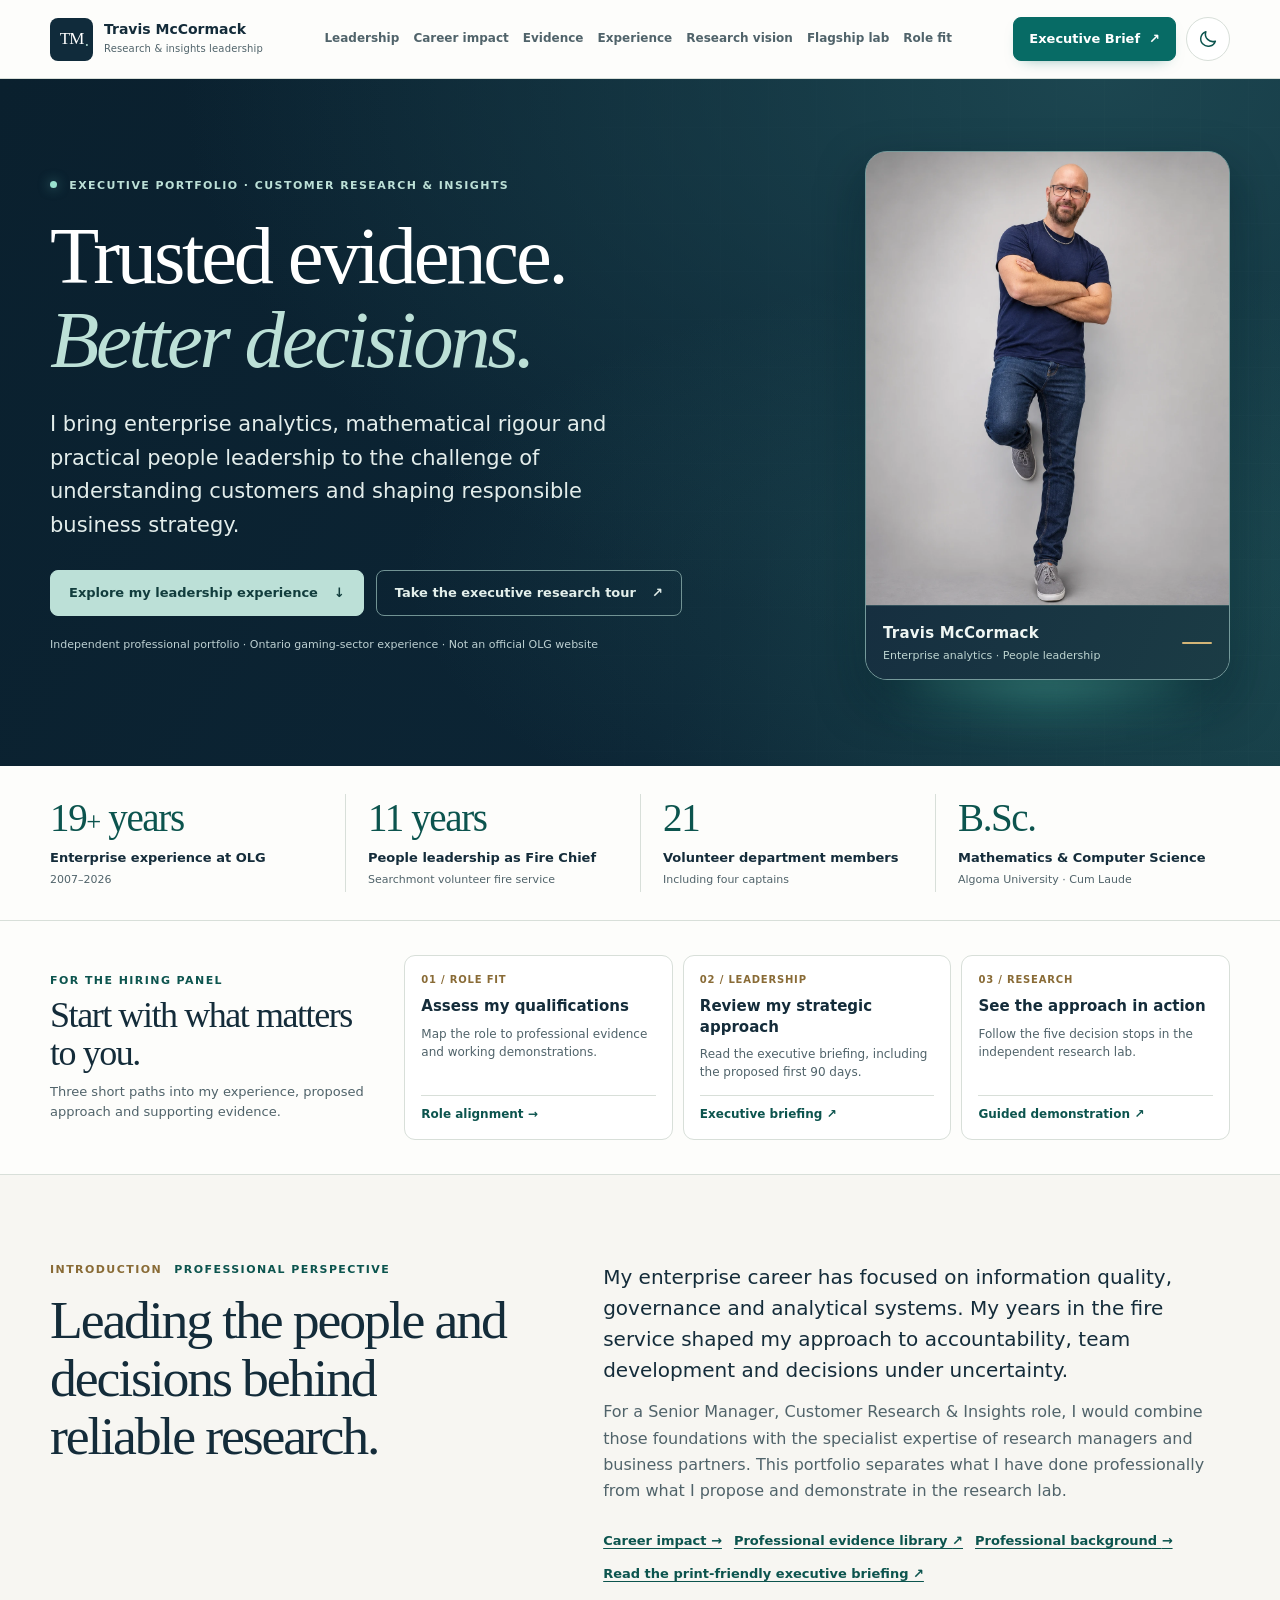
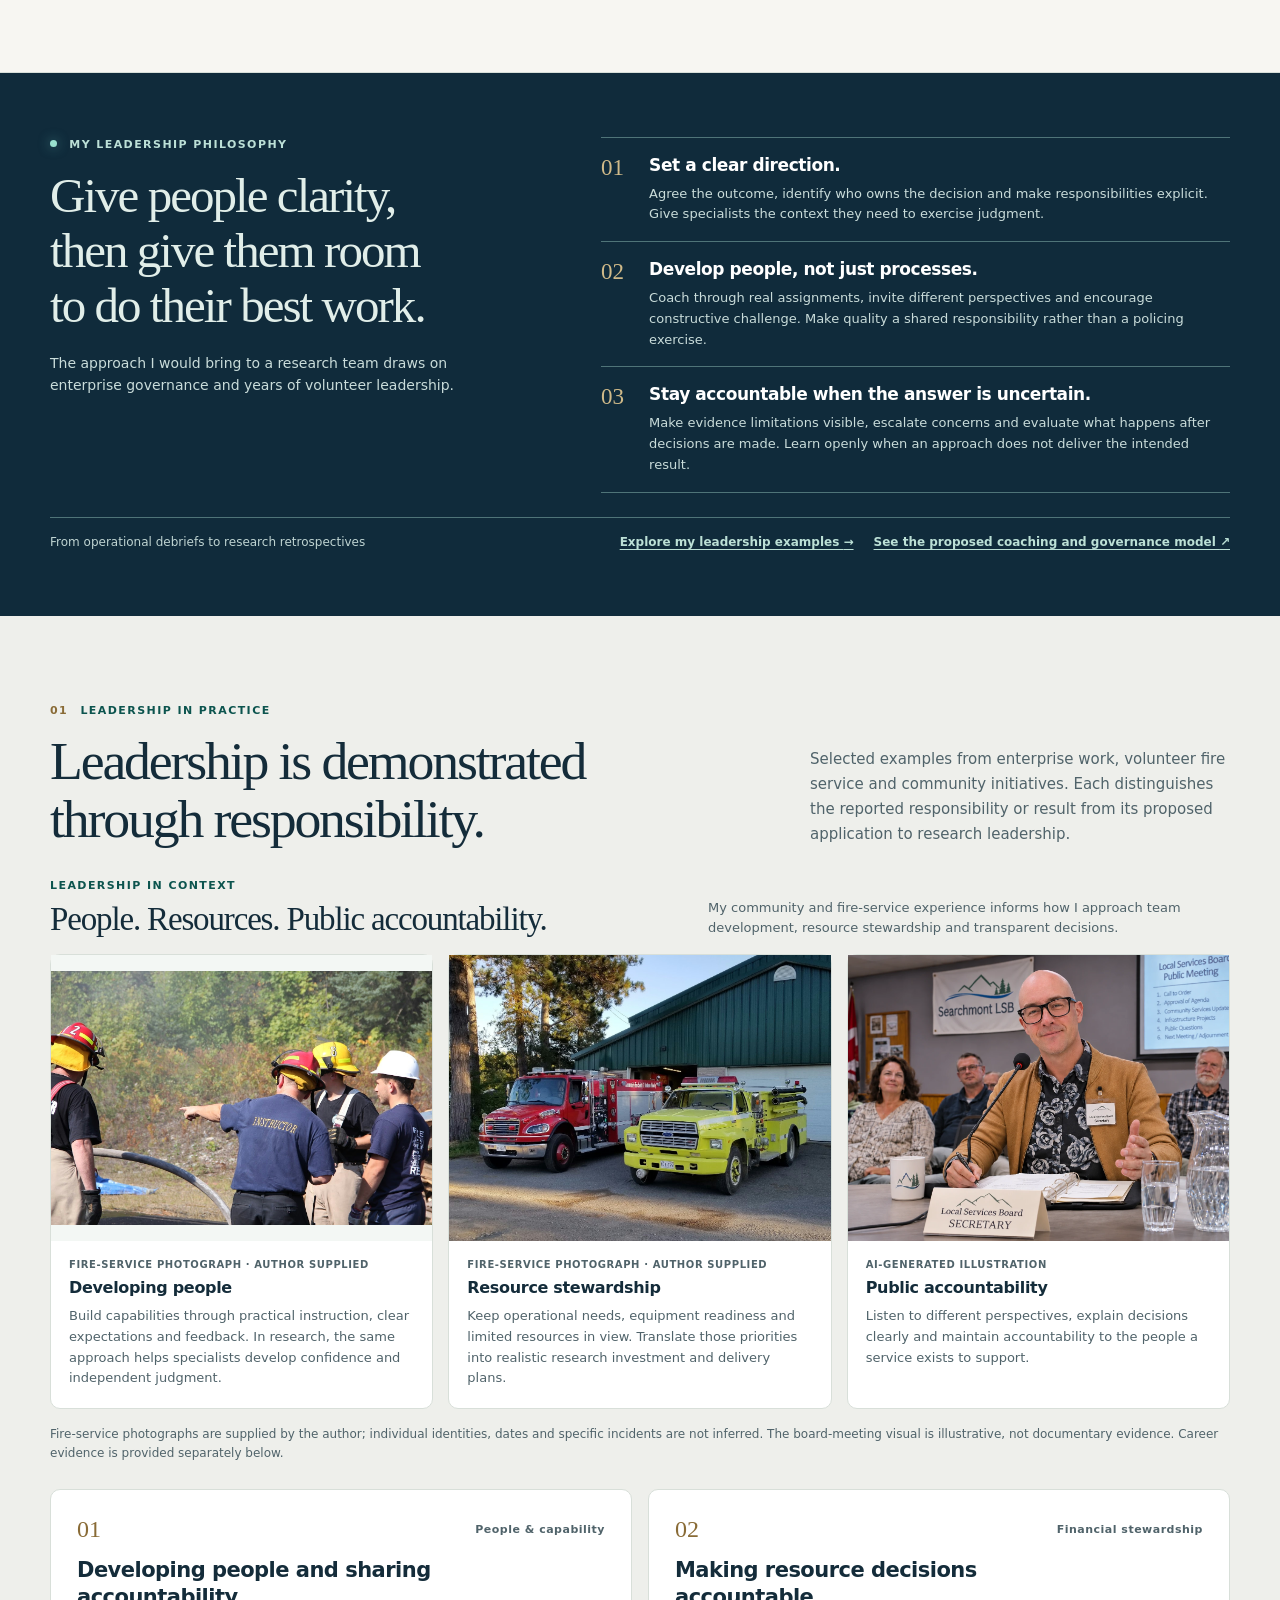
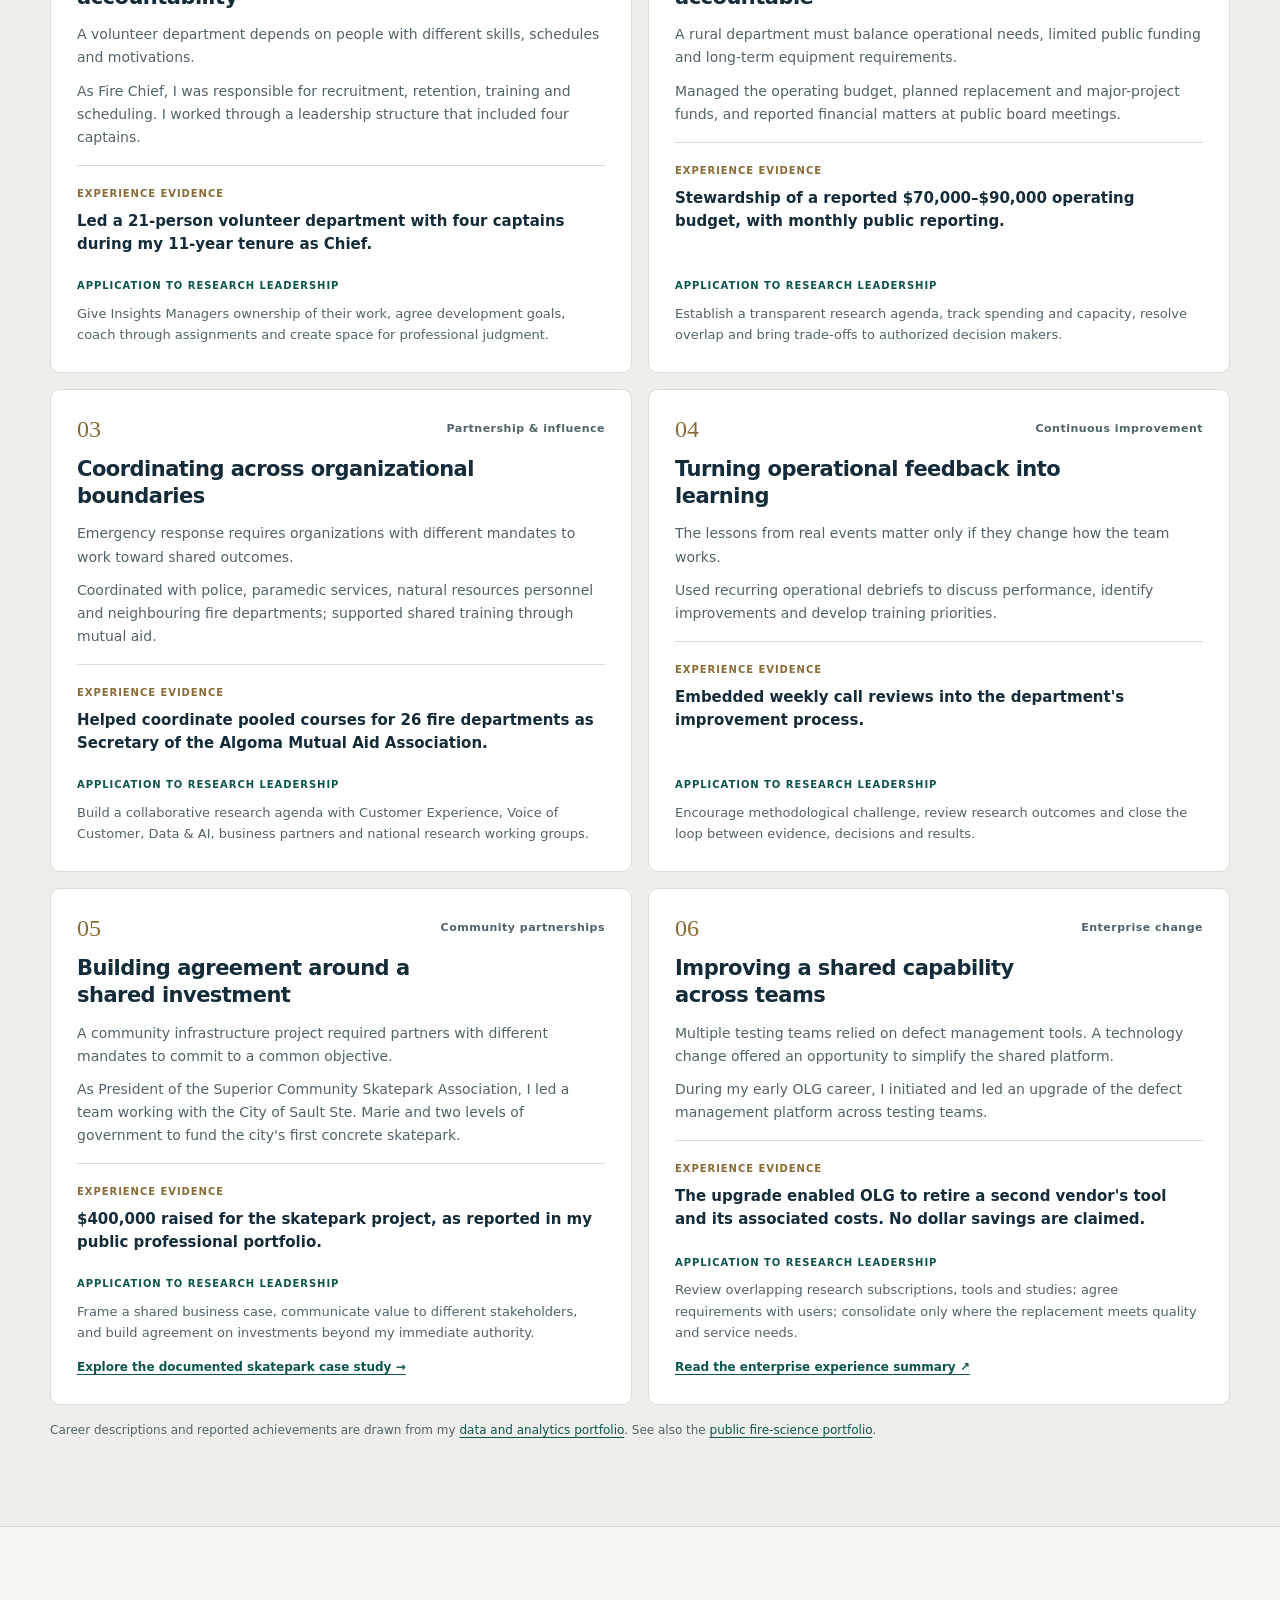
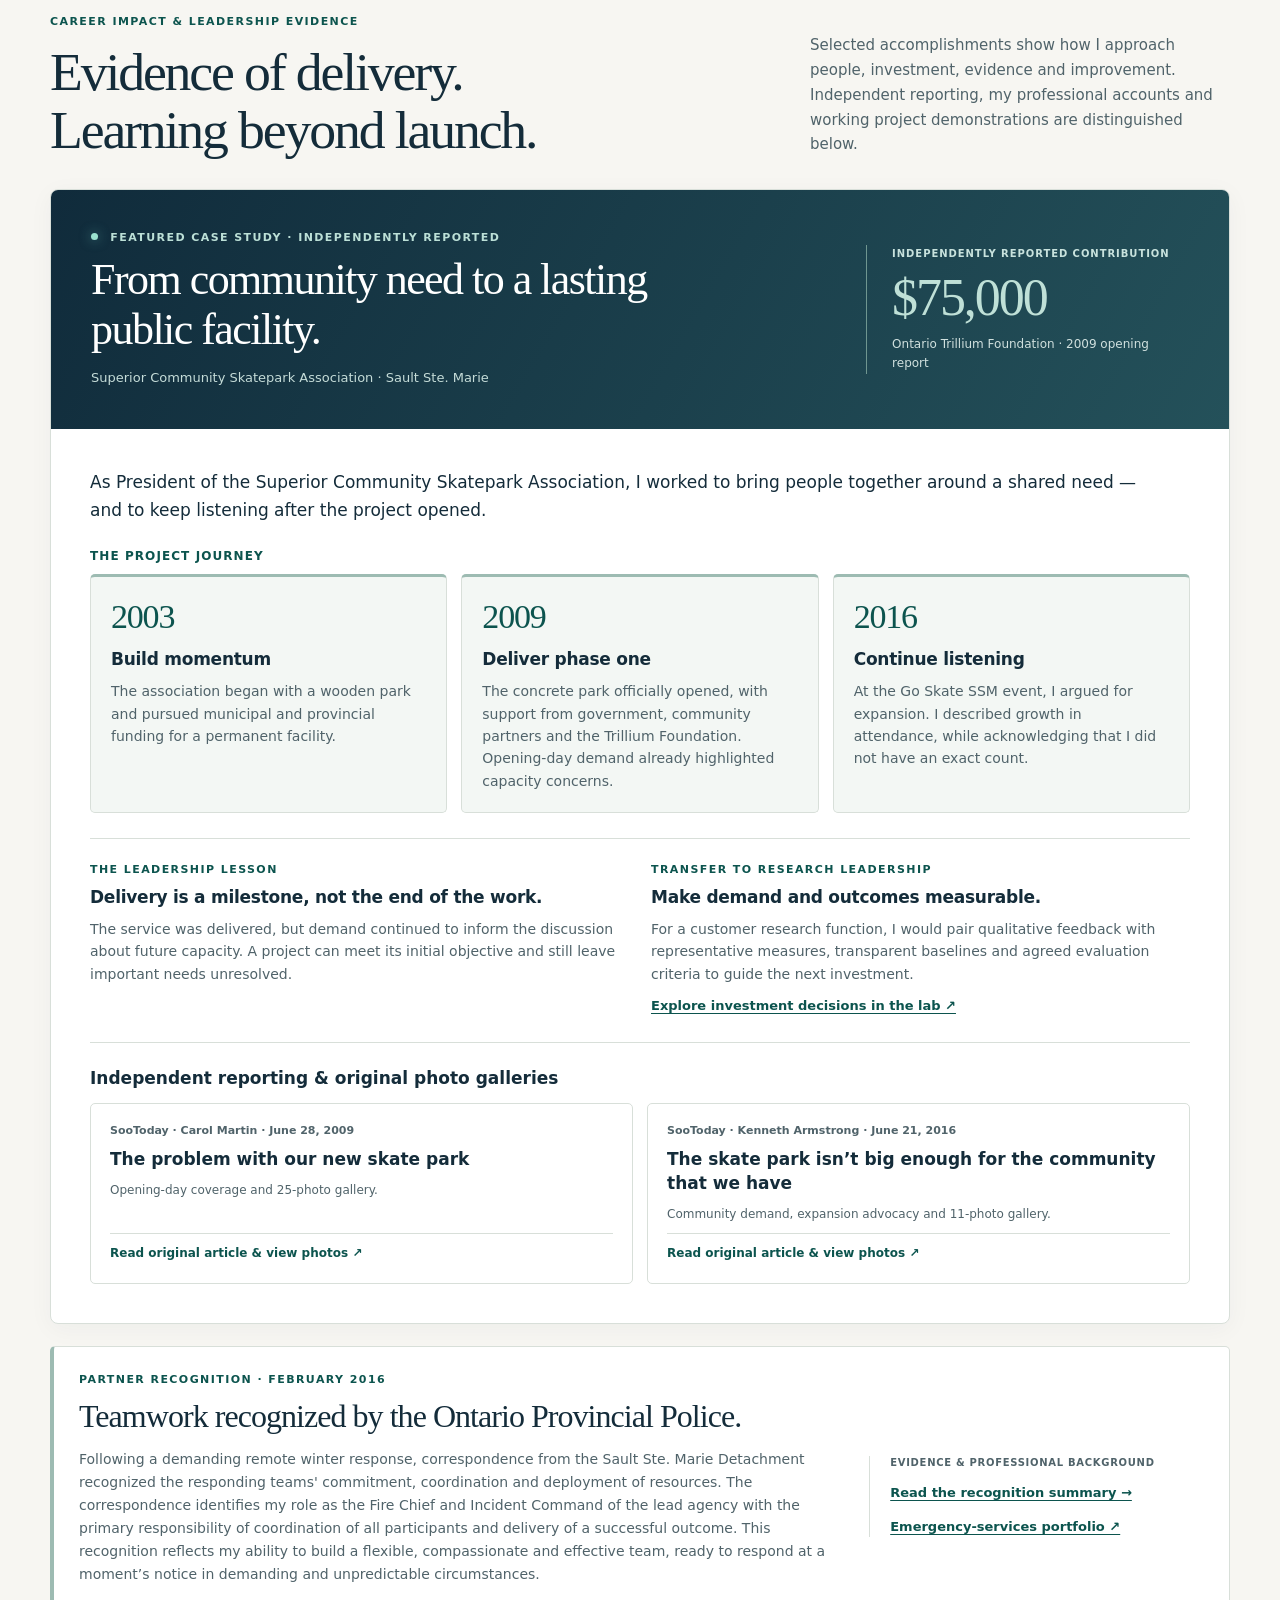
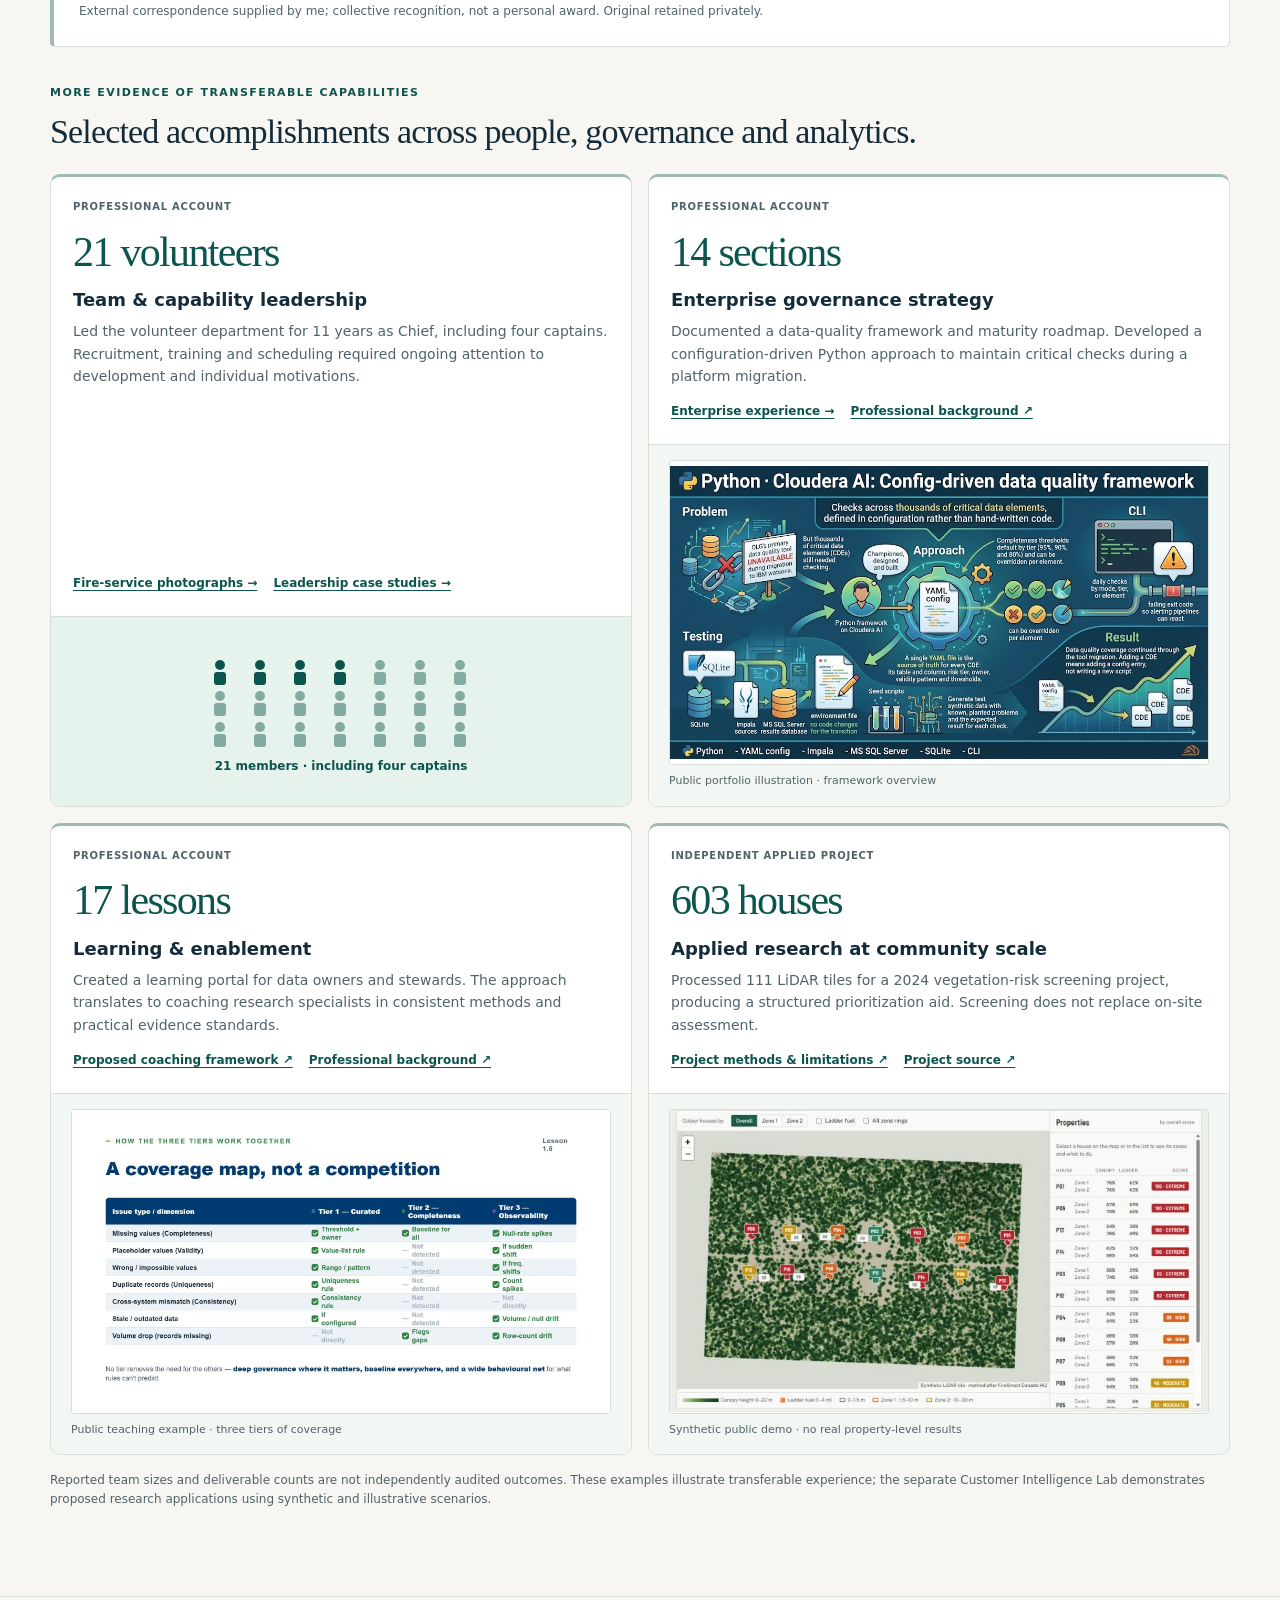
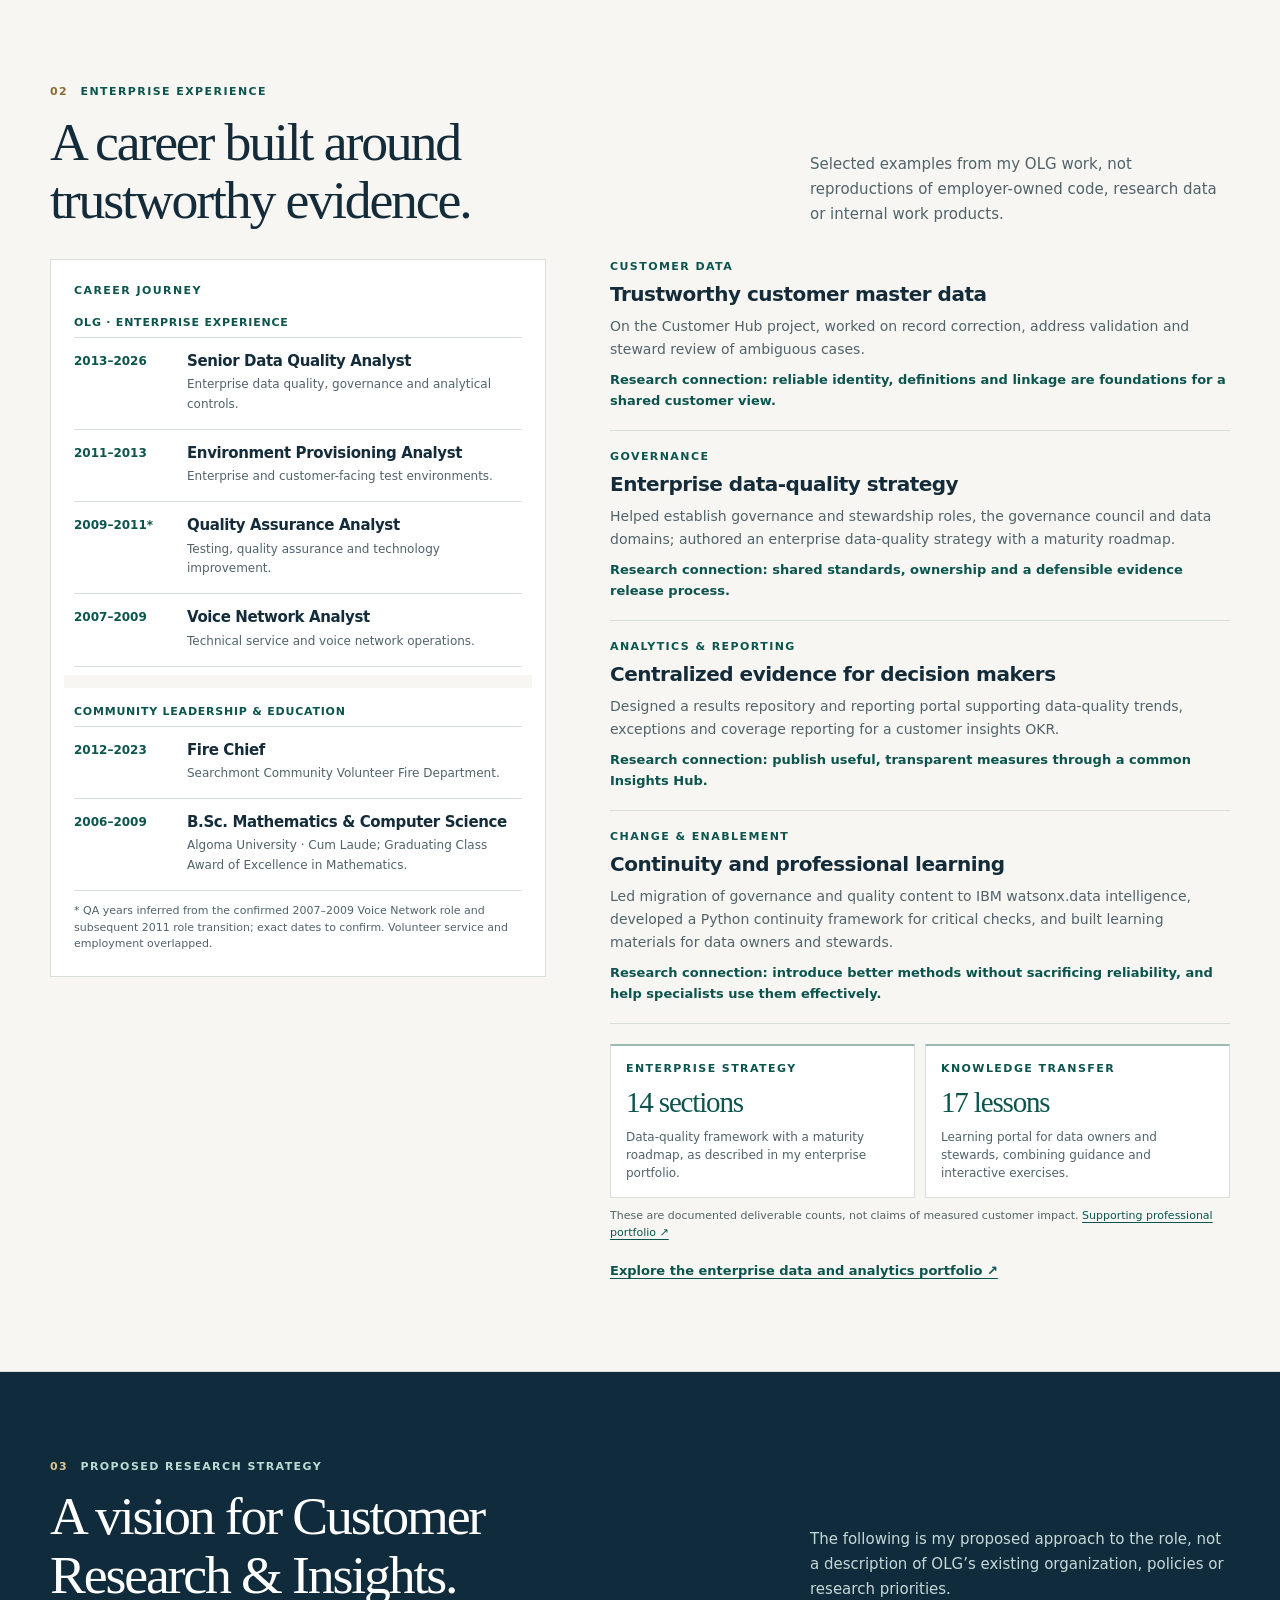
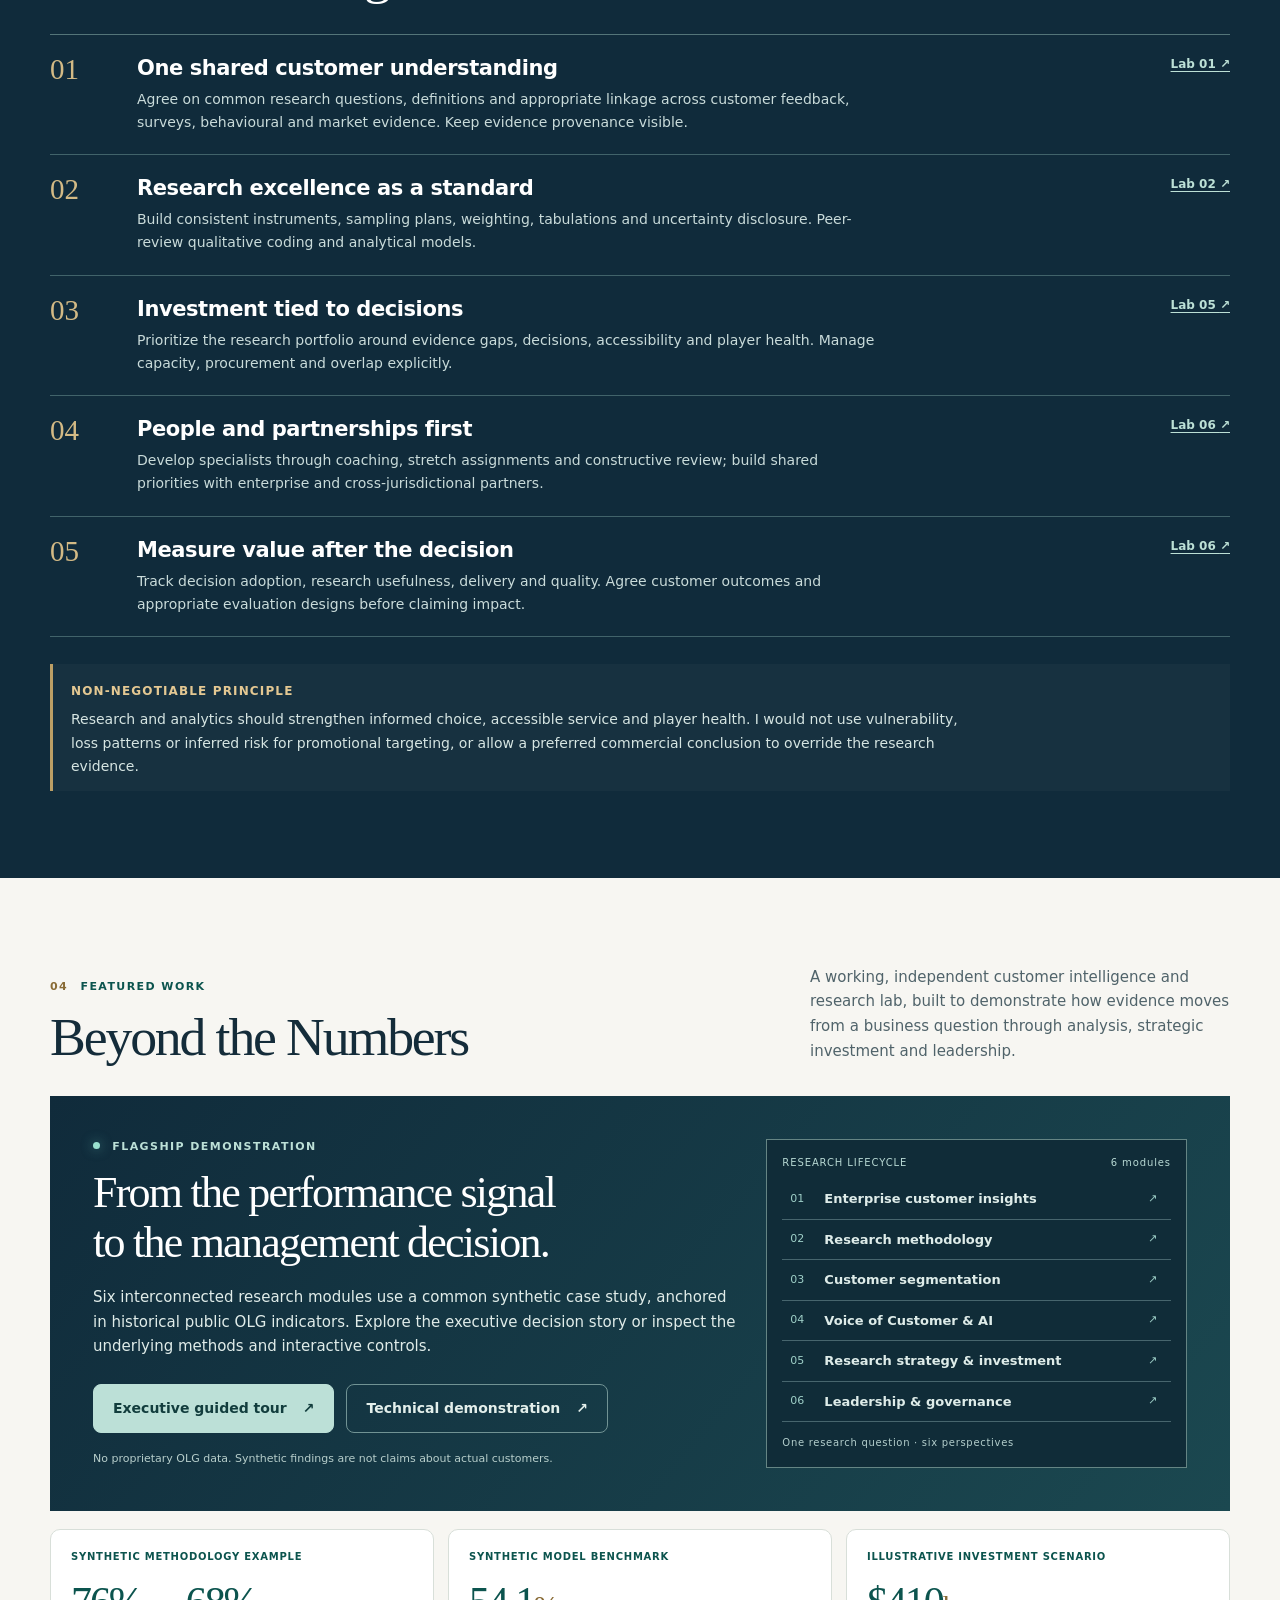
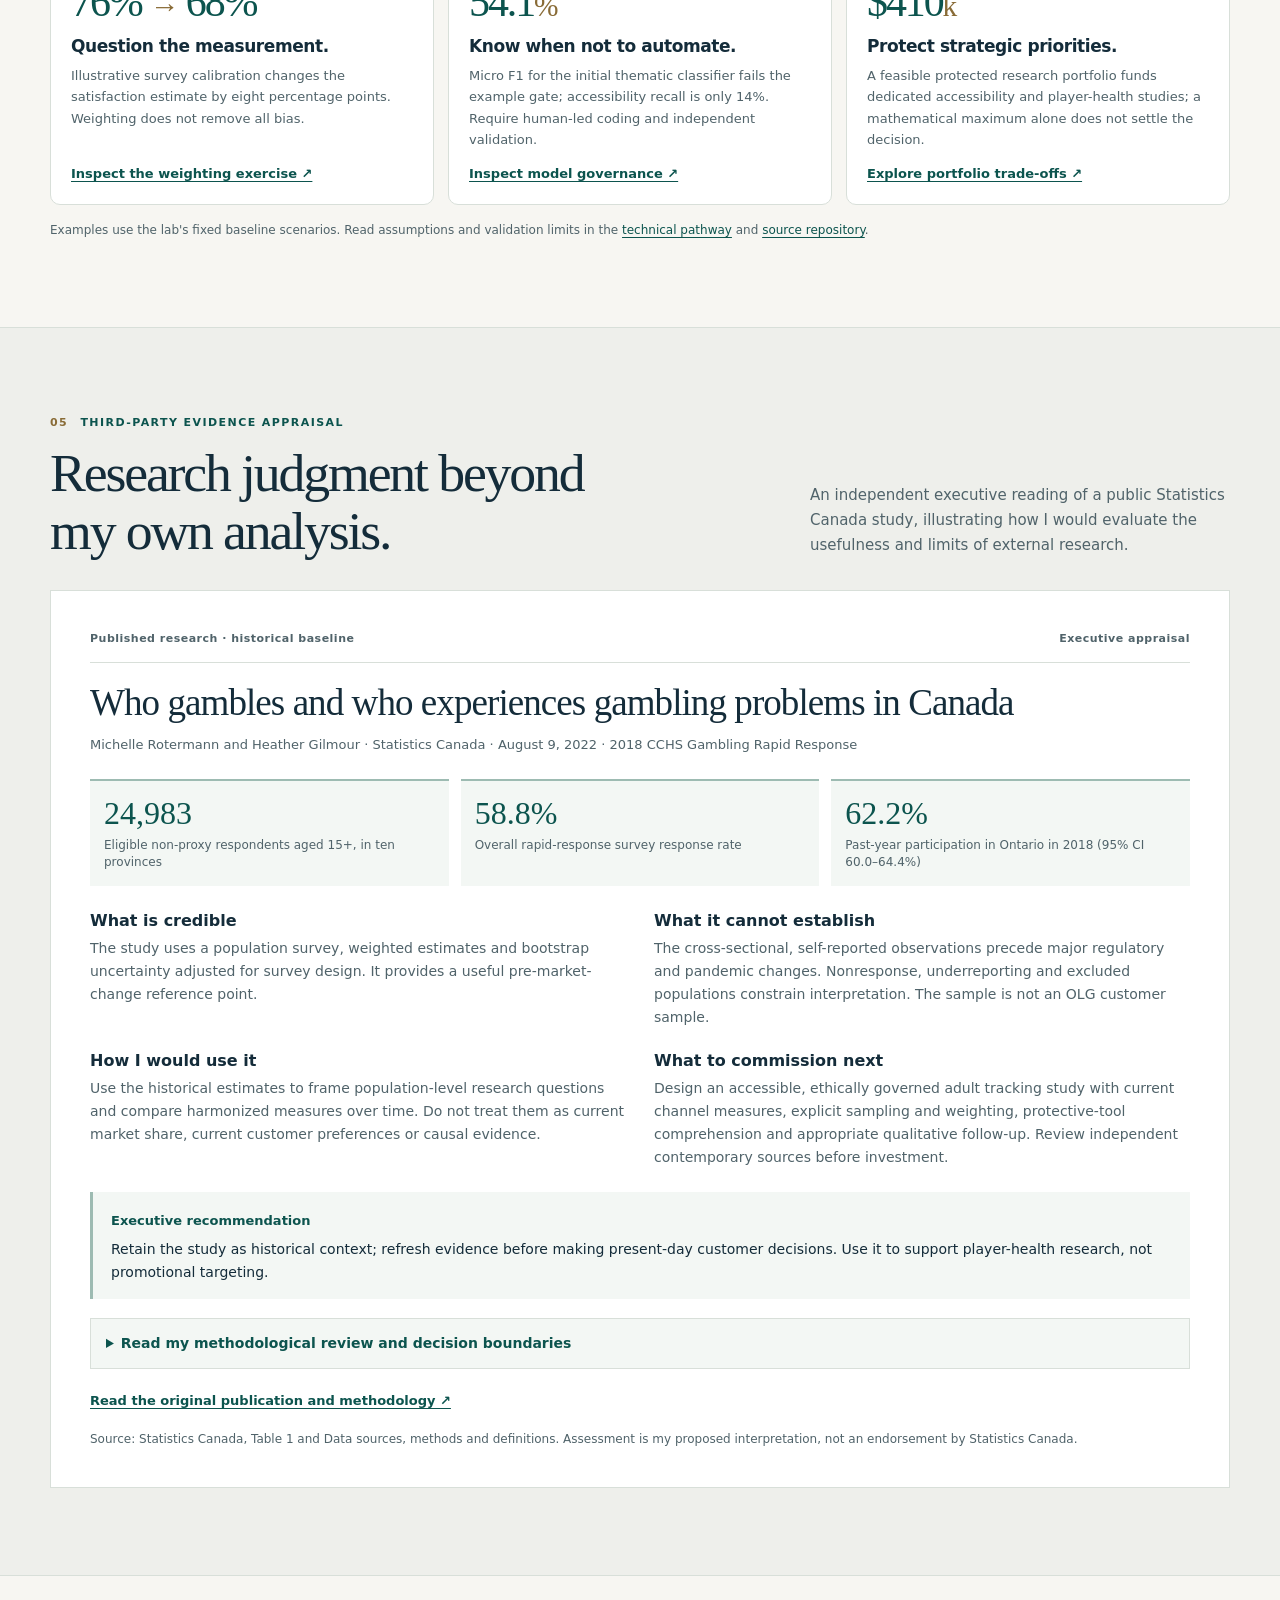
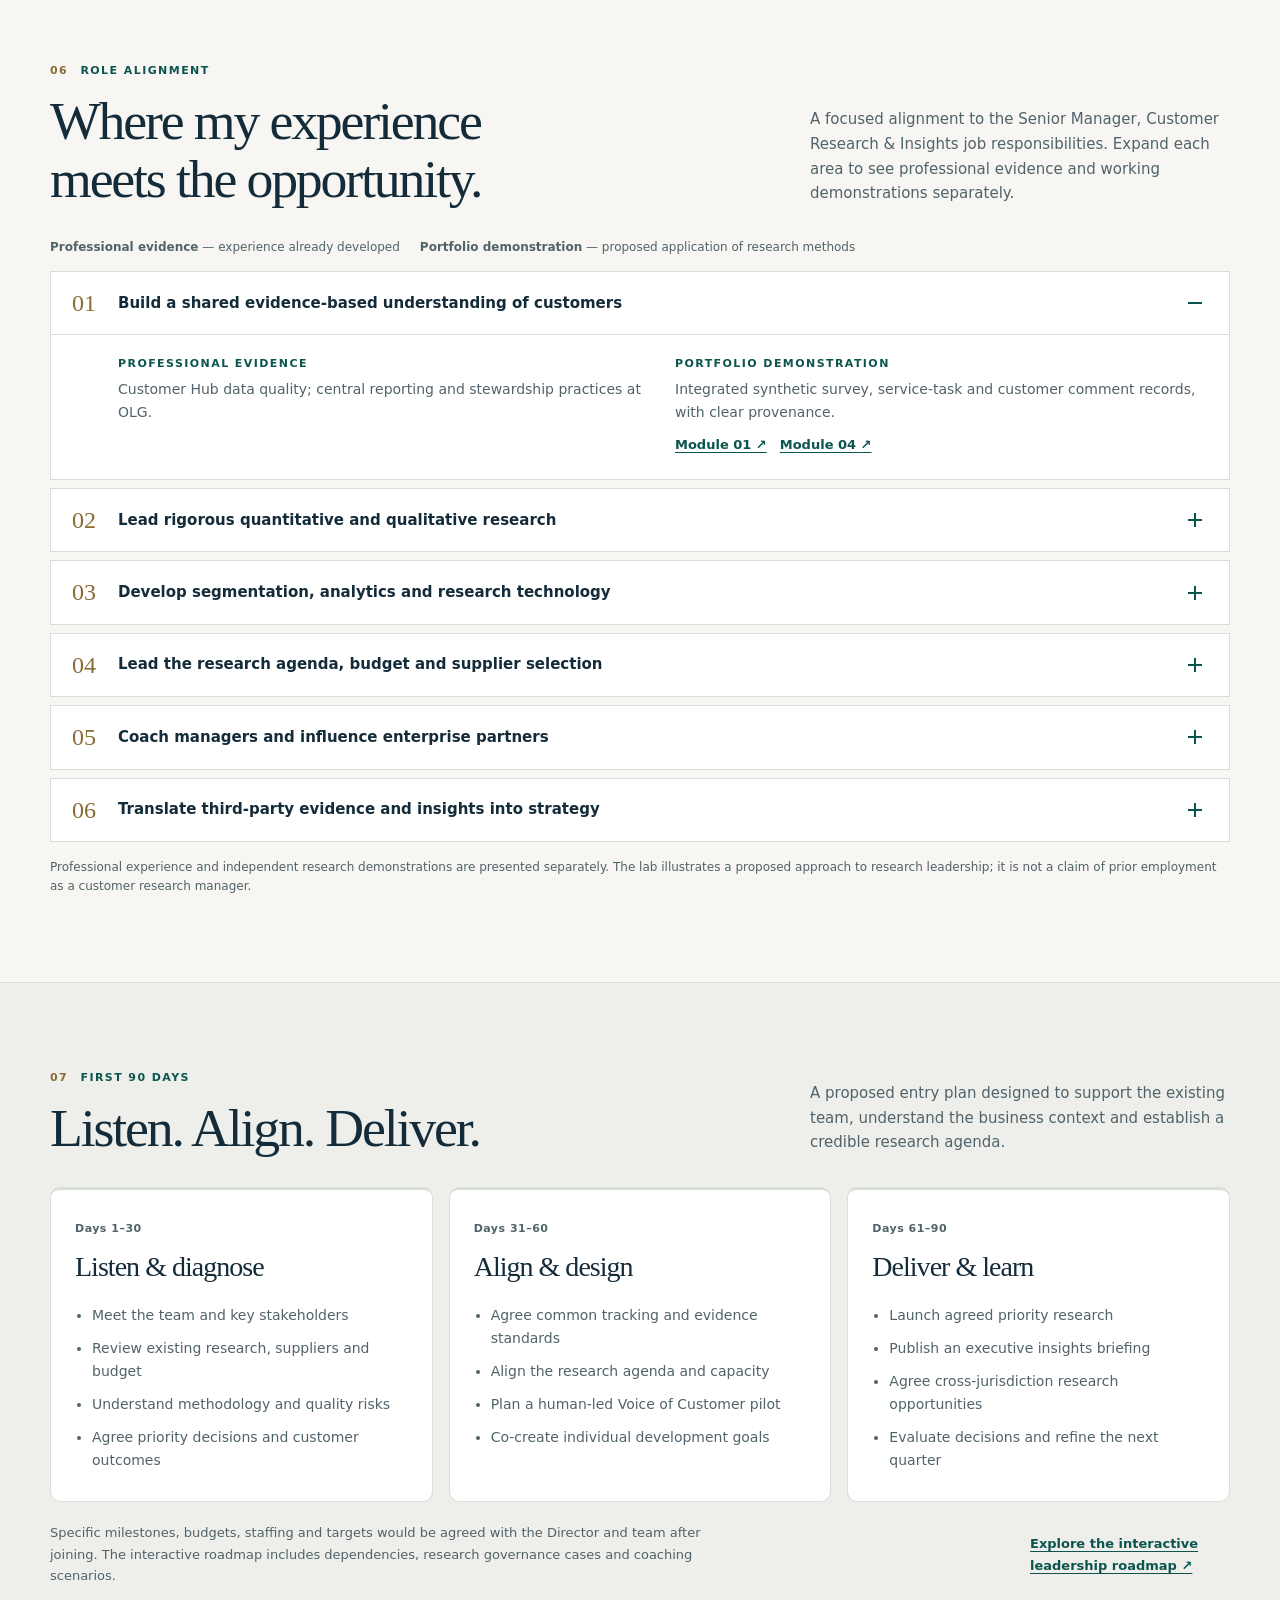
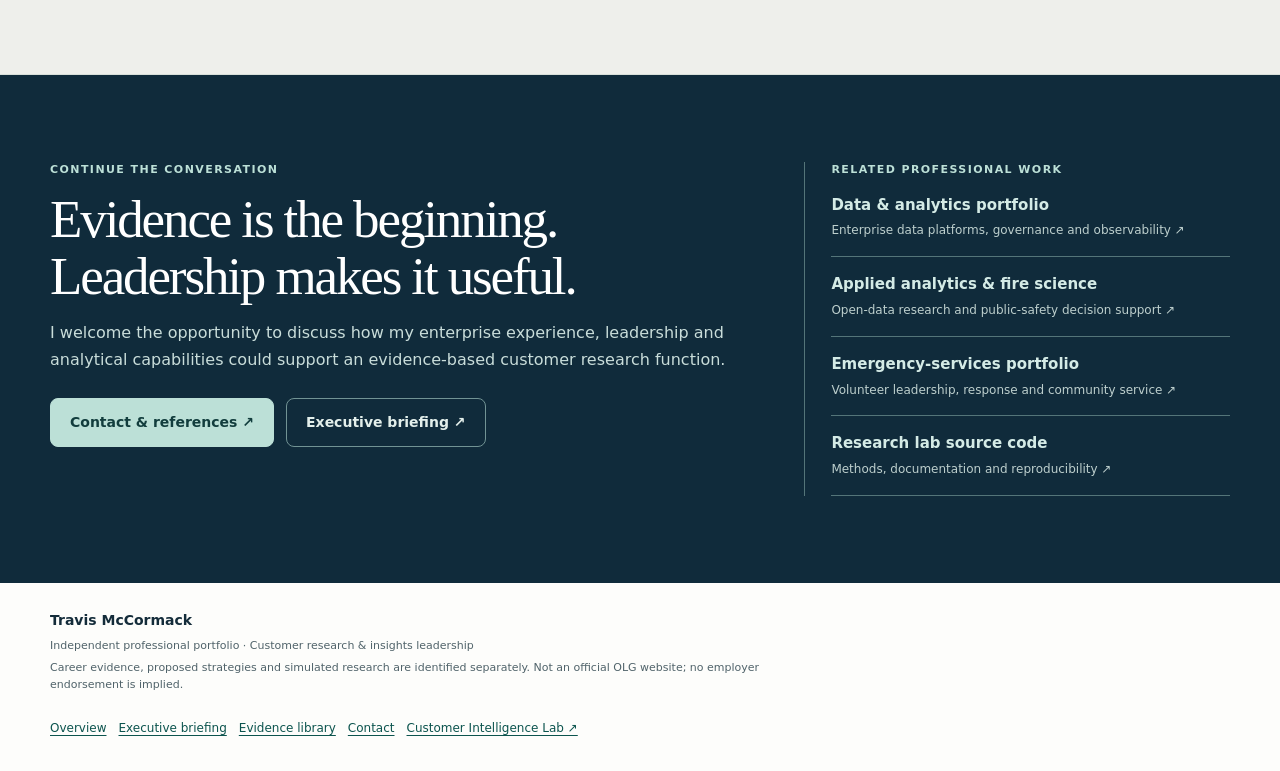
<file: public/index.html>
<!doctype html><html lang="en-CA"><head><meta charset="utf-8"><meta name="viewport" content="width=device-width,initial-scale=1"><meta name="theme-color" content="#102b3b"><title>Travis McCormack | Customer Research &amp; Insights Leadership</title><meta name="description" content="Executive portfolio connecting enterprise analytics, people leadership and a proposed customer research strategy, with a six-module interactive research lab."><link rel="canonical" href="https://travis-mccormack-insights.com/"><meta property="og:type" content="website"><meta property="og:title" content="Travis McCormack | Customer Research &amp; Insights Leadership"><meta property="og:description" content="Executive portfolio connecting enterprise analytics, people leadership and a proposed customer research strategy, with a six-module interactive research lab."><meta property="og:url" content="https://travis-mccormack-insights.com/"><link rel="icon" href="favicon.svg" type="image/svg+xml"><script src="theme-v10.js"></script><link rel="stylesheet" href="styles-v10.css"></head><body><a class="skip" href="#main">Skip to content</a><header class="site-header"><div class="wrap mast"><a class="brand" href="./" aria-label="Travis McCormack, home"><span class="monogram" aria-hidden="true">TM<span>.</span></span><span><strong>Travis McCormack</strong><small>Research &amp; insights leadership</small></span></a><nav aria-label="Main navigation"><a href="#leadership">Leadership</a><a href="#impact">Career impact</a><a href="evidence.html">Evidence</a><a href="#experience">Experience</a><a href="#strategy">Research vision</a><a href="#work">Flagship lab</a><a href="#alignment">Role fit</a></nav><div class="head-actions"><a href="briefing.html" class="button small mast-brief">Executive Brief <span aria-hidden="true">↗</span></a><button class="theme-switch" id="themeToggle" type="button" aria-label="Switch to dark mode" title="Switch to dark mode" hidden><svg class="moon" viewBox="0 0 24 24" aria-hidden="true"><path d="M20.8 14.6A9 9 0 0 1 9.4 3.2 9 9 0 1 0 20.8 14.6Z"/></svg><svg class="sun" viewBox="0 0 24 24" aria-hidden="true"><circle cx="12" cy="12" r="4"/><path d="M12 2v2M12 20v2M2 12h2M20 12h2M4.9 4.9l1.4 1.4m11.4 11.4 1.4 1.4m0-14.2-1.4 1.4M6.3 17.7l-1.4 1.4"/></svg></button></div></div></header><main id="main">
<section class="hero"><div class="wrap hero-grid"><div class="hero-copy"><p class="eyebrow light"><span class="dot"></span> Executive portfolio · Customer research &amp; insights</p><h1>Trusted evidence.<br><em>Better decisions.</em></h1><p class="hero-lead">I bring enterprise analytics, mathematical rigour and practical people leadership to the challenge of understanding customers and shaping responsible business strategy.</p><div class="hero-actions"><a class="button primary" href="#leadership">Explore my leadership experience <span aria-hidden="true">↓</span></a><a class="button ghost" href="https://searchmont-analytics.github.io/customer-intelligence-lab/#executive-1">Take the executive research tour <span aria-hidden="true">↗</span></a></div><p class="hero-note">Independent professional portfolio · Ontario gaming-sector experience · Not an official OLG website</p></div>
<div class="portrait-stage"><figure class="hero-portrait"><div class="portrait-image"><img src="assets/travis-full-portrait-hq.webp" width="1122" height="1402" alt="Full-length studio portrait of the portfolio author, arms crossed, wearing a navy shirt, jeans and glasses, with one leg raised." fetchpriority="high" decoding="async"></div><figcaption><div><strong>Travis McCormack</strong><span>Enterprise analytics · People leadership</span></div><span class="portrait-accent" aria-hidden="true"></span></figcaption></figure></div></div></section>
<section class="evidence-strip" aria-label="Professional foundations"><div class="wrap stats"><div><strong>19<span>+</span> years</strong><p>Enterprise experience at OLG</p><small>2007–2026</small></div><div><strong>11 years</strong><p>People leadership as Fire Chief</p><small>Searchmont volunteer fire service</small></div><div><strong>21</strong><p>Volunteer department members</p><small>Including four captains</small></div><div><strong>B.Sc.</strong><p>Mathematics &amp; Computer Science</p><small>Algoma University · Cum Laude</small></div></div></section>
<section class="reviewer-section" aria-labelledby="reviewer-title"><div class="wrap reviewer"><div class="reviewer-intro"><p class="eyebrow">For the hiring panel</p><h2 id="reviewer-title">Start with what matters to you.</h2><p>Three short paths into my experience, proposed approach and supporting evidence.</p></div><div class="reviewer-paths"><a href="#alignment"><span class="reviewer-index">01 / Role fit</span><strong>Assess my qualifications</strong><span>Map the role to professional evidence and working demonstrations.</span><span class="reviewer-end">Role alignment <span aria-hidden="true">→</span></span></a><a href="briefing.html"><span class="reviewer-index">02 / Leadership</span><strong>Review my strategic approach</strong><span>Read the executive briefing, including the proposed first 90 days.</span><span class="reviewer-end">Executive briefing <span aria-hidden="true">↗</span></span></a><a href="https://searchmont-analytics.github.io/customer-intelligence-lab/#executive-1"><span class="reviewer-index">03 / Research</span><strong>See the approach in action</strong><span>Follow the five decision stops in the independent research lab.</span><span class="reviewer-end">Guided demonstration <span aria-hidden="true">↗</span></span></a></div></div></section><section class="section intro-block" id="overview"><div class="wrap overview-grid"><div><p class="eyebrow"><span>INTRODUCTION</span> Professional perspective</p><h2>Leading the people and decisions behind reliable research.</h2></div><div><p class="lead-paragraph">My enterprise career has focused on information quality, governance and analytical systems. My years in the fire service shaped my approach to accountability, team development and decisions under uncertainty.</p><p>For a Senior Manager, Customer Research &amp; Insights role, I would combine those foundations with the specialist expertise of research managers and business partners. This portfolio separates what I have done professionally from what I propose and demonstrate in the research lab.</p><div class="link-row"><a class="inline-link" href="#impact">Career impact <span aria-hidden="true">→</span></a><a class="inline-link" href="evidence.html">Professional evidence library <span aria-hidden="true">↗</span></a><a class="inline-link" href="#experience">Professional background <span aria-hidden="true">→</span></a><a class="inline-link" href="briefing.html">Read the print-friendly executive briefing <span aria-hidden="true">↗</span></a></div></div></div></section>
<section class="philosophy-section" id="philosophy" aria-labelledby="philosophy-title"><div class="wrap philosophy"><div class="philosophy-statement"><p class="eyebrow light"><span class="dot"></span> My leadership philosophy</p><h2 id="philosophy-title">Give people clarity,<br>then give them room<br>to do their best work.</h2><p>The approach I would bring to a research team draws on enterprise governance and years of volunteer leadership.</p></div><div class="philosophy-principles"><article><span>01</span><div><h3>Set a clear direction.</h3><p>Agree the outcome, identify who owns the decision and make responsibilities explicit. Give specialists the context they need to exercise judgment.</p></div></article><article><span>02</span><div><h3>Develop people, not just processes.</h3><p>Coach through real assignments, invite different perspectives and encourage constructive challenge. Make quality a shared responsibility rather than a policing exercise.</p></div></article><article><span>03</span><div><h3>Stay accountable when the answer is uncertain.</h3><p>Make evidence limitations visible, escalate concerns and evaluate what happens after decisions are made. Learn openly when an approach does not deliver the intended result.</p></div></article></div><div class="philosophy-foot"><span>From operational debriefs to research retrospectives</span><a href="#leadership">Explore my leadership examples <span aria-hidden="true">→</span></a><a href="https://searchmont-analytics.github.io/customer-intelligence-lab/#module-6">See the proposed coaching and governance model <span aria-hidden="true">↗</span></a></div></div></section><section class="section section-soft" id="leadership"><div class="wrap"><div class="section-heading"><div><p class="eyebrow"><span>01</span> Leadership in practice</p><h2>Leadership is demonstrated<br>through responsibility.</h2></div><p class="section-intro">Selected examples from enterprise work, volunteer fire service and community initiatives. Each distinguishes the reported responsibility or result from its proposed application to research leadership.</p></div><div class="leadership-visuals" id="leadership-visuals" aria-labelledby="leadership-visuals-title"><div class="leadership-visual-heading"><div><p class="eyebrow">Leadership in context</p><h3 id="leadership-visuals-title">People. Resources. Public accountability.</h3></div><p>My community and fire-service experience informs how I approach team development, resource stewardship and transparent decisions.</p></div><div class="leadership-gallery">
<figure class="leadership-figure"><div class="leadership-image leadership-image-training"><img src="assets/fire-service-training.avif" width="1417" height="945" alt="An instructor and helmeted firefighters discuss an outdoor exercise." loading="lazy" decoding="async"></div><figcaption><span class="image-provenance">Fire-service photograph · Author supplied</span><h4>Developing people</h4><p>Build capabilities through practical instruction, clear expectations and feedback. In research, the same approach helps specialists develop confidence and independent judgment.</p></figcaption></figure>
<figure class="leadership-figure"><div class="leadership-image leadership-image-fleet"><img src="assets/fire-service-fleet.avif" width="1260" height="945" alt="Red and yellow fire apparatus parked outside a fire hall." loading="lazy" decoding="async"></div><figcaption><span class="image-provenance">Fire-service photograph · Author supplied</span><h4>Resource stewardship</h4><p>Keep operational needs, equipment readiness and limited resources in view. Translate those priorities into realistic research investment and delivery plans.</p></figcaption></figure>
<figure class="leadership-figure"><div class="leadership-image leadership-image-board"><img src="assets/lead-board-hq.webp" width="1447" height="1087" alt="Illustrative scene of a Local Services Board secretary at a Searchmont public meeting." loading="lazy" decoding="async"></div><figcaption><span class="image-provenance">AI-generated illustration</span><h4>Public accountability</h4><p>Listen to different perspectives, explain decisions clearly and maintain accountability to the people a service exists to support.</p></figcaption></figure></div><p class="source-note">Fire-service photographs are supplied by the author; individual identities, dates and specific incidents are not inferred. The board-meeting visual is illustrative, not documentary evidence. Career evidence is provided separately below.</p></div><div class="case-grid"><article class="case-card"><div class="card-top"><span class="number">01</span><span class="label">People &amp; capability</span></div><h3>Developing people and sharing accountability</h3><p>A volunteer department depends on people with different skills, schedules and motivations.</p><p>As Fire Chief, I was responsible for recruitment, retention, training and scheduling. I worked through a leadership structure that included four captains.</p><div class="result"><span>Experience evidence</span><p>Led a 21-person volunteer department with four captains during my 11-year tenure as Chief.</p></div><div class="transfer"><span>Application to research leadership</span><p>Give Insights Managers ownership of their work, agree development goals, coach through assignments and create space for professional judgment.</p></div></article><article class="case-card"><div class="card-top"><span class="number">02</span><span class="label">Financial stewardship</span></div><h3>Making resource decisions accountable</h3><p>A rural department must balance operational needs, limited public funding and long-term equipment requirements.</p><p>Managed the operating budget, planned replacement and major-project funds, and reported financial matters at public board meetings.</p><div class="result"><span>Experience evidence</span><p>Stewardship of a reported $70,000–$90,000 operating budget, with monthly public reporting.</p></div><div class="transfer"><span>Application to research leadership</span><p>Establish a transparent research agenda, track spending and capacity, resolve overlap and bring trade-offs to authorized decision makers.</p></div></article><article class="case-card"><div class="card-top"><span class="number">03</span><span class="label">Partnership &amp; influence</span></div><h3>Coordinating across organizational boundaries</h3><p>Emergency response requires organizations with different mandates to work toward shared outcomes.</p><p>Coordinated with police, paramedic services, natural resources personnel and neighbouring fire departments; supported shared training through mutual aid.</p><div class="result"><span>Experience evidence</span><p>Helped coordinate pooled courses for 26 fire departments as Secretary of the Algoma Mutual Aid Association.</p></div><div class="transfer"><span>Application to research leadership</span><p>Build a collaborative research agenda with Customer Experience, Voice of Customer, Data &amp; AI, business partners and national research working groups.</p></div></article><article class="case-card"><div class="card-top"><span class="number">04</span><span class="label">Continuous improvement</span></div><h3>Turning operational feedback into learning</h3><p>The lessons from real events matter only if they change how the team works.</p><p>Used recurring operational debriefs to discuss performance, identify improvements and develop training priorities.</p><div class="result"><span>Experience evidence</span><p>Embedded weekly call reviews into the department&#39;s improvement process.</p></div><div class="transfer"><span>Application to research leadership</span><p>Encourage methodological challenge, review research outcomes and close the loop between evidence, decisions and results.</p></div></article><article class="case-card"><div class="card-top"><span class="number">05</span><span class="label">Community partnerships</span></div><h3>Building agreement around a shared investment</h3><p>A community infrastructure project required partners with different mandates to commit to a common objective.</p><p>As President of the Superior Community Skatepark Association, I led a team working with the City of Sault Ste. Marie and two levels of government to fund the city's first concrete skatepark.</p><div class="result"><span>Experience evidence</span><p>$400,000 raised for the skatepark project, as reported in my public professional portfolio.</p></div><div class="transfer"><span>Application to research leadership</span><p>Frame a shared business case, communicate value to different stakeholders, and build agreement on investments beyond my immediate authority.</p></div><a class="case-source" href="#impact-skatepark">Explore the documented skatepark case study <span aria-hidden="true">→</span></a></article><article class="case-card"><div class="card-top"><span class="number">06</span><span class="label">Enterprise change</span></div><h3>Improving a shared capability across teams</h3><p>Multiple testing teams relied on defect management tools. A technology change offered an opportunity to simplify the shared platform.</p><p>During my early OLG career, I initiated and led an upgrade of the defect management platform across testing teams.</p><div class="result"><span>Experience evidence</span><p>The upgrade enabled OLG to retire a second vendor's tool and its associated costs. No dollar savings are claimed.</p></div><div class="transfer"><span>Application to research leadership</span><p>Review overlapping research subscriptions, tools and studies; agree requirements with users; consolidate only where the replacement meets quality and service needs.</p></div><a class="case-source" href="https://data-analytics-travis-mccormack.com/">Read the enterprise experience summary <span aria-hidden="true">↗</span></a></article></div><p class="source-note">Career descriptions and reported achievements are drawn from my <a href="https://data-analytics-travis-mccormack.com/#leadership">data and analytics portfolio</a>. See also the <a href="https://travis-mccormack-analytics.com/#experience">public fire-science portfolio</a>.</p></div></section>
<section class="section impact-section" id="impact" aria-labelledby="impact-title"><div class="wrap">
<div class="section-heading"><div><p class="eyebrow">Career impact &amp; leadership evidence</p><h2 id="impact-title">Evidence of delivery.<br>Learning beyond launch.</h2></div><p class="section-intro">Selected accomplishments show how I approach people, investment, evidence and improvement. Independent reporting, my professional accounts and working project demonstrations are distinguished below.</p></div>
<article class="impact-feature" id="impact-skatepark" aria-labelledby="skatepark-title">
<div class="impact-feature-head"><div><p class="eyebrow light"><span class="dot"></span> Featured case study · Independently reported</p><h3 id="skatepark-title">From community need to a lasting public facility.</h3><p>Superior Community Skatepark Association · Sault Ste. Marie</p></div><div class="impact-feature-metric"><span class="impact-grant-label">Independently reported contribution</span><strong>$75,000</strong><span>Ontario Trillium Foundation · 2009 opening report</span></div></div>
<div class="impact-feature-body"><p class="impact-lead">As President of the Superior Community Skatepark Association, I worked to bring people together around a shared need — and to keep listening after the project opened.</p>
<h4 class="impact-subheading">The project journey</h4><div class="impact-journey" aria-label="Reported skatepark project milestones"><article><span class="impact-year">2003</span><h4>Build momentum</h4><p>The association began with a wooden park and pursued municipal and provincial funding for a permanent facility.</p></article><article><span class="impact-year">2009</span><h4>Deliver phase one</h4><p>The concrete park officially opened, with support from government, community partners and the Trillium Foundation. Opening-day demand already highlighted capacity concerns.</p></article><article><span class="impact-year">2016</span><h4>Continue listening</h4><p>At the Go Skate SSM event, I argued for expansion. I described growth in attendance, while acknowledging that I did not have an exact count.</p></article></div>
<div class="impact-analysis"><div><p class="eyebrow">The leadership lesson</p><h4>Delivery is a milestone, not the end of the work.</h4><p>The service was delivered, but demand continued to inform the discussion about future capacity. A project can meet its initial objective and still leave important needs unresolved.</p></div><div><p class="eyebrow">Transfer to research leadership</p><h4>Make demand and outcomes measurable.</h4><p>For a customer research function, I would pair qualitative feedback with representative measures, transparent baselines and agreed evaluation criteria to guide the next investment.</p><a class="inline-link" href="https://searchmont-analytics.github.io/customer-intelligence-lab/#module-5">Explore investment decisions in the lab ↗</a></div></div>
<h4 class="press-heading">Independent reporting &amp; original photo galleries</h4><div class="press-grid"><a class="press-card" href="https://www.sootoday.com/local-news/the-problem-with-our-new-skate-park-25-photos-124248"><span class="press-source">SooToday · Carol Martin · June 28, 2009</span><strong>The problem with our new skate park</strong><span class="press-caption">Opening-day coverage and 25-photo gallery.</span><span class="press-action">Read original article &amp; view photos <span aria-hidden="true">↗</span></span></a><a class="press-card" href="https://www.sootoday.com/local-news/the-skate-park-isnt-big-enough-for-the-community-that-we-have-11-photos-322287"><span class="press-source">SooToday · Kenneth Armstrong · June 21, 2016</span><strong>The skate park isn’t big enough for the community that we have</strong><span class="press-caption">Community demand, expansion advocacy and 11-photo gallery.</span><span class="press-action">Read original article &amp; view photos <span aria-hidden="true">↗</span></span></a></div></div></article>
<article class="impact-recognition" aria-labelledby="opp-recognition-title"><div><p class="eyebrow">Partner recognition · February 2016</p><h3 id="opp-recognition-title">Teamwork recognized by the Ontario Provincial Police.</h3><p>Following a demanding remote winter response, correspondence from the Sault Ste. Marie Detachment recognized the responding teams' commitment, coordination and deployment of resources. The correspondence identifies my role as the Fire Chief and Incident Command of the lead agency with the primary responsibility of coordination of all participants and delivery of a successful outcome. This recognition reflects my ability to build a flexible, compassionate and effective team, ready to respond at a moment’s notice in demanding and unpredictable circumstances.</p><p class="source-note">External correspondence supplied by me; collective recognition, not a personal award. Original retained privately.</p></div><div class="impact-recognition-side"><span class="library-type">Evidence &amp; professional background</span><a class="inline-link" href="evidence.html#recognition">Read the recognition summary →</a><a class="inline-link" href="https://travis-mccormack-emergency-service.com/">Emergency-services portfolio ↗</a></div></article><div class="impact-more"><p class="eyebrow">More evidence of transferable capabilities</p><h3>Selected accomplishments across people, governance and analytics.</h3><div class="impact-grid"><article class="impact-achievement"><div class="impact-achievement-copy"><span class="impact-tag">Professional account</span><strong class="impact-number">21 volunteers</strong><h4>Team &amp; capability leadership</h4><p>Led the volunteer department for 11 years as Chief, including four captains. Recruitment, training and scheduling required ongoing attention to development and individual motivations.</p><div class="impact-achievement-links"><a class="inline-link" href="#leadership-visuals">Fire-service photographs →</a><a class="inline-link" href="#leadership">Leadership case studies →</a></div></div><div class="impact-team-visual" aria-hidden="true"><svg viewBox="0 0 300 105" role="presentation"><g fill="#0c544e"><circle cx="29" cy="20" r="5" opacity="1"/><rect x="23" y="27" width="12" height="13" rx="3" opacity="1"/><circle cx="69" cy="20" r="5" opacity="1"/><rect x="63" y="27" width="12" height="13" rx="3" opacity="1"/><circle cx="109" cy="20" r="5" opacity="1"/><rect x="103" y="27" width="12" height="13" rx="3" opacity="1"/><circle cx="149" cy="20" r="5" opacity="1"/><rect x="143" y="27" width="12" height="13" rx="3" opacity="1"/><circle cx="189" cy="20" r="5" opacity="0.45"/><rect x="183" y="27" width="12" height="13" rx="3" opacity="0.45"/><circle cx="229" cy="20" r="5" opacity="0.45"/><rect x="223" y="27" width="12" height="13" rx="3" opacity="0.45"/><circle cx="269" cy="20" r="5" opacity="0.45"/><rect x="263" y="27" width="12" height="13" rx="3" opacity="0.45"/><circle cx="29" cy="51" r="5" opacity="0.45"/><rect x="23" y="58" width="12" height="13" rx="3" opacity="0.45"/><circle cx="69" cy="51" r="5" opacity="0.45"/><rect x="63" y="58" width="12" height="13" rx="3" opacity="0.45"/><circle cx="109" cy="51" r="5" opacity="0.45"/><rect x="103" y="58" width="12" height="13" rx="3" opacity="0.45"/><circle cx="149" cy="51" r="5" opacity="0.45"/><rect x="143" y="58" width="12" height="13" rx="3" opacity="0.45"/><circle cx="189" cy="51" r="5" opacity="0.45"/><rect x="183" y="58" width="12" height="13" rx="3" opacity="0.45"/><circle cx="229" cy="51" r="5" opacity="0.45"/><rect x="223" y="58" width="12" height="13" rx="3" opacity="0.45"/><circle cx="269" cy="51" r="5" opacity="0.45"/><rect x="263" y="58" width="12" height="13" rx="3" opacity="0.45"/><circle cx="29" cy="82" r="5" opacity="0.45"/><rect x="23" y="89" width="12" height="13" rx="3" opacity="0.45"/><circle cx="69" cy="82" r="5" opacity="0.45"/><rect x="63" y="89" width="12" height="13" rx="3" opacity="0.45"/><circle cx="109" cy="82" r="5" opacity="0.45"/><rect x="103" y="89" width="12" height="13" rx="3" opacity="0.45"/><circle cx="149" cy="82" r="5" opacity="0.45"/><rect x="143" y="89" width="12" height="13" rx="3" opacity="0.45"/><circle cx="189" cy="82" r="5" opacity="0.45"/><rect x="183" y="89" width="12" height="13" rx="3" opacity="0.45"/><circle cx="229" cy="82" r="5" opacity="0.45"/><rect x="223" y="89" width="12" height="13" rx="3" opacity="0.45"/><circle cx="269" cy="82" r="5" opacity="0.45"/><rect x="263" y="89" width="12" height="13" rx="3" opacity="0.45"/></g></svg><span>21 members · including four captains</span></div></article><article class="impact-achievement"><div class="impact-achievement-copy"><span class="impact-tag">Professional account</span><strong class="impact-number">14 sections</strong><h4>Enterprise governance strategy</h4><p>Documented a data-quality framework and maturity roadmap. Developed a configuration-driven Python approach to maintain critical checks during a platform migration.</p><div class="impact-achievement-links"><a class="inline-link" href="#experience">Enterprise experience →</a><a class="inline-link" href="https://data-analytics-travis-mccormack.com/">Professional background ↗</a></div></div><figure class="impact-project-image"><a href="assets/governance-framework.jpg" aria-label="Open full-size image: Public portfolio illustration · framework overview"><img src="assets/governance-framework.jpg" width="1024" height="559" alt="Public portfolio infographic of a configuration-driven data-quality framework." loading="lazy" decoding="async"></a><figcaption>Public portfolio illustration · framework overview</figcaption></figure></article><article class="impact-achievement"><div class="impact-achievement-copy"><span class="impact-tag">Professional account</span><strong class="impact-number">17 lessons</strong><h4>Learning &amp; enablement</h4><p>Created a learning portal for data owners and stewards. The approach translates to coaching research specialists in consistent methods and practical evidence standards.</p><div class="impact-achievement-links"><a class="inline-link" href="https://searchmont-analytics.github.io/customer-intelligence-lab/#module-6">Proposed coaching framework ↗</a><a class="inline-link" href="https://data-analytics-travis-mccormack.com/">Professional background ↗</a></div></div><figure class="impact-project-image"><a href="assets/lesson-coverage-map.png" aria-label="Open full-size image: Public teaching example · three tiers of coverage"><img src="assets/lesson-coverage-map.png" width="1649" height="928" alt="Public lesson graphic comparing three tiers of data-quality coverage." loading="lazy" decoding="async"></a><figcaption>Public teaching example · three tiers of coverage</figcaption></figure></article><article class="impact-achievement"><div class="impact-achievement-copy"><span class="impact-tag">Independent applied project</span><strong class="impact-number">603 houses</strong><h4>Applied research at community scale</h4><p>Processed 111 LiDAR tiles for a 2024 vegetation-risk screening project, producing a structured prioritization aid. Screening does not replace on-site assessment.</p><div class="impact-achievement-links"><a class="inline-link" href="https://travis-mccormack-analytics.com/#projects">Project methods &amp; limitations ↗</a><a class="inline-link" href="https://github.com/searchmont-analytics/smt-firesmart-assessment-lidar">Project source ↗</a></div></div><figure class="impact-project-image"><a href="assets/firesmart-demo.png" aria-label="Open full-size image: Synthetic public demo · no real property-level results"><img src="assets/firesmart-demo.png" width="752" height="422" alt="Public synthetic FireSmart demonstration map and screening table." loading="lazy" decoding="async"></a><figcaption>Synthetic public demo · no real property-level results</figcaption></figure></article></div><p class="source-note">Reported team sizes and deliverable counts are not independently audited outcomes. These examples illustrate transferable experience; the separate Customer Intelligence Lab demonstrates proposed research applications using synthetic and illustrative scenarios.</p></div>
</div></section>
<section class="section" id="experience"><div class="wrap"><div class="section-heading"><div><p class="eyebrow"><span>02</span> Enterprise experience</p><h2>A career built around<br>trustworthy evidence.</h2></div><p class="section-intro">Selected examples from my OLG work, not reproductions of employer-owned code, research data or internal work products.</p></div><div class="experience-grid"><div class="timeline"><p class="eyebrow">Career journey</p><p class="career-track-label">OLG · Enterprise experience</p><article><time>2013–2026</time><div><h3>Senior Data Quality Analyst</h3><p>Enterprise data quality, governance and analytical controls.</p></div></article><article><time>2011–2013</time><div><h3>Environment Provisioning Analyst</h3><p>Enterprise and customer-facing test environments.</p></div></article><article><time>2009–2011*</time><div><h3>Quality Assurance Analyst</h3><p>Testing, quality assurance and technology improvement.</p></div></article><article><time>2007–2009</time><div><h3>Voice Network Analyst</h3><p>Technical service and voice network operations.</p></div></article><div class="timeline-divider"></div><p class="career-track-label">Community leadership &amp; education</p><article><time>2012–2023</time><div><h3>Fire Chief</h3><p>Searchmont Community Volunteer Fire Department.</p></div></article><article><time>2006–2009</time><div><h3>B.Sc. Mathematics &amp; Computer Science</h3><p>Algoma University · Cum Laude; Graduating Class Award of Excellence in Mathematics.</p></div></article><small>* QA years inferred from the confirmed 2007–2009 Voice Network role and subsequent 2011 role transition; exact dates to confirm. Volunteer service and employment overlapped.</small></div><div class="achievement-list"><article><p class="eyebrow">Customer data</p><h3>Trustworthy customer master data</h3><p>On the Customer Hub project, worked on record correction, address validation and steward review of ambiguous cases.</p><p class="relevance">Research connection: reliable identity, definitions and linkage are foundations for a shared customer view.</p></article><article><p class="eyebrow">Governance</p><h3>Enterprise data-quality strategy</h3><p>Helped establish governance and stewardship roles, the governance council and data domains; authored an enterprise data-quality strategy with a maturity roadmap.</p><p class="relevance">Research connection: shared standards, ownership and a defensible evidence release process.</p></article><article><p class="eyebrow">Analytics &amp; reporting</p><h3>Centralized evidence for decision makers</h3><p>Designed a results repository and reporting portal supporting data-quality trends, exceptions and coverage reporting for a customer insights OKR.</p><p class="relevance">Research connection: publish useful, transparent measures through a common Insights Hub.</p></article><article><p class="eyebrow">Change &amp; enablement</p><h3>Continuity and professional learning</h3><p>Led migration of governance and quality content to IBM watsonx.data intelligence, developed a Python continuity framework for critical checks, and built learning materials for data owners and stewards.</p><p class="relevance">Research connection: introduce better methods without sacrificing reliability, and help specialists use them effectively.</p></article><div class="evidence-pair" aria-label="Selected enterprise deliverables"><article><p class="eyebrow">Enterprise strategy</p><strong>14 sections</strong><p>Data-quality framework with a maturity roadmap, as described in my enterprise portfolio.</p></article><article><p class="eyebrow">Knowledge transfer</p><strong>17 lessons</strong><p>Learning portal for data owners and stewards, combining guidance and interactive exercises.</p></article></div><div class="evidence-pair-note">These are documented deliverable counts, not claims of measured customer impact. <a href="https://data-analytics-travis-mccormack.com/">Supporting professional portfolio ↗</a></div><a class="inline-link" href="https://data-analytics-travis-mccormack.com/">Explore the enterprise data and analytics portfolio <span aria-hidden="true">↗</span></a></div></div></div></section>
<section class="section strategy-section" id="strategy"><div class="wrap"><div class="section-heading"><div><p class="eyebrow"><span>03</span> Proposed research strategy</p><h2>A vision for Customer<br>Research &amp; Insights.</h2></div><p class="section-intro">The following is my proposed approach to the role, not a description of OLG’s existing organization, policies or research priorities.</p></div><div class="principles"><article><span class="principle-num">01</span><div><h3>One shared customer understanding</h3><p>Agree on common research questions, definitions and appropriate linkage across customer feedback, surveys, behavioural and market evidence. Keep evidence provenance visible.</p></div><a class="strategy-link" href="https://searchmont-analytics.github.io/customer-intelligence-lab/#module-1" aria-label="Explore One shared customer understanding in the lab">Lab 01 <span aria-hidden="true">↗</span></a></article><article><span class="principle-num">02</span><div><h3>Research excellence as a standard</h3><p>Build consistent instruments, sampling plans, weighting, tabulations and uncertainty disclosure. Peer-review qualitative coding and analytical models.</p></div><a class="strategy-link" href="https://searchmont-analytics.github.io/customer-intelligence-lab/#module-2" aria-label="Explore Research excellence as a standard in the lab">Lab 02 <span aria-hidden="true">↗</span></a></article><article><span class="principle-num">03</span><div><h3>Investment tied to decisions</h3><p>Prioritize the research portfolio around evidence gaps, decisions, accessibility and player health. Manage capacity, procurement and overlap explicitly.</p></div><a class="strategy-link" href="https://searchmont-analytics.github.io/customer-intelligence-lab/#module-5" aria-label="Explore Investment tied to decisions in the lab">Lab 05 <span aria-hidden="true">↗</span></a></article><article><span class="principle-num">04</span><div><h3>People and partnerships first</h3><p>Develop specialists through coaching, stretch assignments and constructive review; build shared priorities with enterprise and cross-jurisdictional partners.</p></div><a class="strategy-link" href="https://searchmont-analytics.github.io/customer-intelligence-lab/#module-6" aria-label="Explore People and partnerships first in the lab">Lab 06 <span aria-hidden="true">↗</span></a></article><article><span class="principle-num">05</span><div><h3>Measure value after the decision</h3><p>Track decision adoption, research usefulness, delivery and quality. Agree customer outcomes and appropriate evaluation designs before claiming impact.</p></div><a class="strategy-link" href="https://searchmont-analytics.github.io/customer-intelligence-lab/#module-6" aria-label="Explore Measure value after the decision in the lab">Lab 06 <span aria-hidden="true">↗</span></a></article></div><div class="strategy-note"><strong>Non-negotiable principle</strong><p>Research and analytics should strengthen informed choice, accessible service and player health. I would not use vulnerability, loss patterns or inferred risk for promotional targeting, or allow a preferred commercial conclusion to override the research evidence.</p></div></div></section>
<section class="section" id="work"><div class="wrap"><div class="section-heading"><div><p class="eyebrow"><span>04</span> Featured work</p><h2>Beyond the Numbers</h2></div><p class="section-intro">A working, independent customer intelligence and research lab, built to demonstrate how evidence moves from a business question through analysis, strategic investment and leadership.</p></div><div class="lab-feature"><div class="lab-copy"><p class="eyebrow light"><span class="dot"></span> Flagship demonstration</p><h3>From the performance signal<br>to the management decision.</h3><p>Six interconnected research modules use a common synthetic case study, anchored in historical public OLG indicators. Explore the executive decision story or inspect the underlying methods and interactive controls.</p><div class="link-row"><a class="button primary" href="https://searchmont-analytics.github.io/customer-intelligence-lab/#executive-1">Executive guided tour <span aria-hidden="true">↗</span></a><a class="button ghost" href="https://searchmont-analytics.github.io/customer-intelligence-lab/#technical">Technical demonstration <span aria-hidden="true">↗</span></a></div><p class="lab-caption">No proprietary OLG data. Synthetic findings are not claims about actual customers.</p></div><div class="lab-diagram"><div class="lab-diagram-top"><span>RESEARCH LIFECYCLE</span><span>6 modules</span></div><a href="https://searchmont-analytics.github.io/customer-intelligence-lab/#module-1"><span>01</span><strong>Enterprise customer insights</strong><span aria-hidden="true">↗</span></a><a href="https://searchmont-analytics.github.io/customer-intelligence-lab/#module-2"><span>02</span><strong>Research methodology</strong><span aria-hidden="true">↗</span></a><a href="https://searchmont-analytics.github.io/customer-intelligence-lab/#module-3"><span>03</span><strong>Customer segmentation</strong><span aria-hidden="true">↗</span></a><a href="https://searchmont-analytics.github.io/customer-intelligence-lab/#module-4"><span>04</span><strong>Voice of Customer &amp; AI</strong><span aria-hidden="true">↗</span></a><a href="https://searchmont-analytics.github.io/customer-intelligence-lab/#module-5"><span>05</span><strong>Research strategy &amp; investment</strong><span aria-hidden="true">↗</span></a><a href="https://searchmont-analytics.github.io/customer-intelligence-lab/#module-6"><span>06</span><strong>Leadership &amp; governance</strong><span aria-hidden="true">↗</span></a><div class="lab-diagram-footer">One research question · six perspectives</div></div></div>
<div class="decision-samples"><article><p class="eyebrow">Synthetic methodology example</p><div class="sample-stat">76% <span aria-hidden="true">→</span> 68%</div><h3>Question the measurement.</h3><p>Illustrative survey calibration changes the satisfaction estimate by eight percentage points. Weighting does not remove all bias.</p><a href="https://searchmont-analytics.github.io/customer-intelligence-lab/#module-2" class="inline-link">Inspect the weighting exercise ↗</a></article><article><p class="eyebrow">Synthetic model benchmark</p><div class="sample-stat">54.1<span>%</span></div><h3>Know when not to automate.</h3><p>Micro F1 for the initial thematic classifier fails the example gate; accessibility recall is only 14%. Require human-led coding and independent validation.</p><a href="https://searchmont-analytics.github.io/customer-intelligence-lab/#module-4" class="inline-link">Inspect model governance ↗</a></article><article><p class="eyebrow">Illustrative investment scenario</p><div class="sample-stat">$410<span>k</span></div><h3>Protect strategic priorities.</h3><p>A feasible protected research portfolio funds dedicated accessibility and player-health studies; a mathematical maximum alone does not settle the decision.</p><a href="https://searchmont-analytics.github.io/customer-intelligence-lab/#module-5" class="inline-link">Explore portfolio trade-offs ↗</a></article></div><p class="source-note">Examples use the lab's fixed baseline scenarios. Read assumptions and validation limits in the <a href="https://searchmont-analytics.github.io/customer-intelligence-lab/#technical">technical pathway</a> and <a href="https://github.com/searchmont-analytics/customer-intelligence-lab">source repository</a>.</p></div></section>
<section class="section section-soft" id="research-note"><div class="wrap"><div class="section-heading"><div><p class="eyebrow"><span>05</span> Third-party evidence appraisal</p><h2>Research judgment beyond<br>my own analysis.</h2></div><p class="section-intro">An independent executive reading of a public Statistics Canada study, illustrating how I would evaluate the usefulness and limits of external research.</p></div><article class="research-paper"><div class="research-meta"><span class="label">Published research · historical baseline</span><span class="label">Executive appraisal</span></div><h3>Who gambles and who experiences gambling problems in Canada</h3><p class="subtle">Michelle Rotermann and Heather Gilmour · Statistics Canada · August 9, 2022 · 2018 CCHS Gambling Rapid Response</p><div class="research-facts"><div><strong>24,983</strong><small>Eligible non-proxy respondents aged 15+, in ten provinces</small></div><div><strong>58.8%</strong><small>Overall rapid-response survey response rate</small></div><div><strong>62.2%</strong><small>Past-year participation in Ontario in 2018 (95% CI 60.0–64.4%)</small></div></div><div class="appraisal-grid"><div><h4>What is credible</h4><p>The study uses a population survey, weighted estimates and bootstrap uncertainty adjusted for survey design. It provides a useful pre-market-change reference point.</p></div><div><h4>What it cannot establish</h4><p>The cross-sectional, self-reported observations precede major regulatory and pandemic changes. Nonresponse, underreporting and excluded populations constrain interpretation. The sample is not an OLG customer sample.</p></div><div><h4>How I would use it</h4><p>Use the historical estimates to frame population-level research questions and compare harmonized measures over time. Do not treat them as current market share, current customer preferences or causal evidence.</p></div><div><h4>What to commission next</h4><p>Design an accessible, ethically governed adult tracking study with current channel measures, explicit sampling and weighting, protective-tool comprehension and appropriate qualitative follow-up. Review independent contemporary sources before investment.</p></div></div><div class="research-conclusion"><strong>Executive recommendation</strong><p>Retain the study as historical context; refresh evidence before making present-day customer decisions. Use it to support player-health research, not promotional targeting.</p></div><details class="research-method-note"><summary>Read my methodological review and decision boundaries</summary><div><h4>Population and coverage</h4><p>Fieldwork ran from July to December 2018. The module covered non-proxy household respondents aged 15 and older in ten provinces; certain populations were excluded from the survey frame. For Ontario, the reported 62.2% estimate describes past-year participation in any covered gambling activity, not engagement with a particular operator. It is not an estimate specifically for adults eligible to use OLG products.</p><h4>Precision versus applicability</h4><p>The Ontario 95% interval of 60.0%–64.4% reflects the authors' design-based uncertainty calculation; it does not account for every possible coverage, response or measurement bias. The 58.8% response rate warrants examination of the weighting and nonresponse assumptions. An apparently precise historical estimate can still be unsuitable for a current decision.</p><h4>Recommended next step</h4><p>Before comparing results over time, align the age range, target population, question wording, activity definitions, collection mode and weighting. Commission complementary research about accessibility and protective-tool comprehension if those decisions are not addressed by the external study. Report both uncertainty and differences in definitions to the decision owner.</p></div></details><a class="inline-link" href="https://www150.statcan.gc.ca/n1/pub/75-006-x/2022001/article/00006-eng.htm">Read the original publication and methodology <span aria-hidden="true">↗</span></a><p class="source-note">Source: Statistics Canada, Table 1 and Data sources, methods and definitions. Assessment is my proposed interpretation, not an endorsement by Statistics Canada.</p></article></div></section>
<section class="section" id="alignment"><div class="wrap"><div class="section-heading"><div><p class="eyebrow"><span>06</span> Role alignment</p><h2>Where my experience<br>meets the opportunity.</h2></div><p class="section-intro">A focused alignment to the Senior Manager, Customer Research &amp; Insights job responsibilities. Expand each area to see professional evidence and working demonstrations separately.</p></div><div class="fit-intro"><span><b>Professional evidence</b> — experience already developed</span><span><b>Portfolio demonstration</b> — proposed application of research methods</span></div><div class="fit-list"><details class="fit-item" open><summary><span class="number">01</span><strong>Build a shared evidence-based understanding of customers</strong><span class="fit-plus" aria-hidden="true"></span></summary><div class="fit-body"><div><p class="eyebrow">Professional evidence</p><p>Customer Hub data quality; central reporting and stewardship practices at OLG.</p></div><div><p class="eyebrow">Portfolio demonstration</p><p>Integrated synthetic survey, service-task and customer comment records, with clear provenance.</p><div class="module-links"><a class="inline-link" href="https://searchmont-analytics.github.io/customer-intelligence-lab/#module-1">Module 01 <span aria-hidden="true">↗</span></a><a class="inline-link" href="https://searchmont-analytics.github.io/customer-intelligence-lab/#module-4">Module 04 <span aria-hidden="true">↗</span></a></div></div></div></details><details class="fit-item"><summary><span class="number">02</span><strong>Lead rigorous quantitative and qualitative research</strong><span class="fit-plus" aria-hidden="true"></span></summary><div class="fit-body"><div><p class="eyebrow">Professional evidence</p><p>B.Sc. in Mathematics and Computer Science; enterprise statistical controls and reproducible analytics.</p></div><div><p class="eyebrow">Portfolio demonstration</p><p>Questionnaire design, calibration, cross-tabs, uncertainty, tracking and reviewer-led coding.</p><div class="module-links"><a class="inline-link" href="https://searchmont-analytics.github.io/customer-intelligence-lab/#module-2">Module 02 <span aria-hidden="true">↗</span></a><a class="inline-link" href="https://searchmont-analytics.github.io/customer-intelligence-lab/#module-4">Module 04 <span aria-hidden="true">↗</span></a></div></div></div></details><details class="fit-item"><summary><span class="number">03</span><strong>Develop segmentation, analytics and research technology</strong><span class="fit-plus" aria-hidden="true"></span></summary><div class="fit-body"><div><p class="eyebrow">Professional evidence</p><p>Applied statistical monitoring, Python and independent model-validation projects.</p></div><div><p class="eyebrow">Portfolio demonstration</p><p>K-means, PCA, stability assessment and a text model with explicit release limitations.</p><div class="module-links"><a class="inline-link" href="https://searchmont-analytics.github.io/customer-intelligence-lab/#module-3">Module 03 <span aria-hidden="true">↗</span></a><a class="inline-link" href="https://searchmont-analytics.github.io/customer-intelligence-lab/#module-4">Module 04 <span aria-hidden="true">↗</span></a></div></div></div></details><details class="fit-item"><summary><span class="number">04</span><strong>Lead the research agenda, budget and supplier selection</strong><span class="fit-plus" aria-hidden="true"></span></summary><div class="fit-body"><div><p class="eyebrow">Professional evidence</p><p>Fire department budget and resource stewardship; enterprise technology change and supplier-tool consolidation experience.</p></div><div><p class="eyebrow">Portfolio demonstration</p><p>Scored intake, constrained portfolio, capacity planning, spend forecast and fictional RFP evaluation. Not a claim of formal research procurement experience.</p><div class="module-links"><a class="inline-link" href="https://searchmont-analytics.github.io/customer-intelligence-lab/#module-5">Module 05 <span aria-hidden="true">↗</span></a></div></div></div></details><details class="fit-item"><summary><span class="number">05</span><strong>Coach managers and influence enterprise partners</strong><span class="fit-plus" aria-hidden="true"></span></summary><div class="fit-body"><div><p class="eyebrow">Professional evidence</p><p>Eleven years as a volunteer Fire Chief; team development, mutual aid collaboration and enterprise data-steward education.</p></div><div><p class="eyebrow">Portfolio demonstration</p><p>Proposed coaching framework, decision rights, stakeholder cadence and national collaboration planning.</p><div class="module-links"><a class="inline-link" href="https://searchmont-analytics.github.io/customer-intelligence-lab/#module-6">Module 06 <span aria-hidden="true">↗</span></a></div></div></div></details><details class="fit-item"><summary><span class="number">06</span><strong>Translate third-party evidence and insights into strategy</strong><span class="fit-plus" aria-hidden="true"></span></summary><div class="fit-body"><div><p class="eyebrow">Professional evidence</p><p>Public decision-support projects and enterprise quality reporting.</p></div><div><p class="eyebrow">Portfolio demonstration</p><p>Independent appraisal of published Statistics Canada research; executive decision narrative and proposed outcome measures.</p><div class="module-links"><a class="inline-link" href="https://searchmont-analytics.github.io/customer-intelligence-lab/#module-1">Module 01 <span aria-hidden="true">↗</span></a><a class="inline-link" href="https://searchmont-analytics.github.io/customer-intelligence-lab/#module-6">Module 06 <span aria-hidden="true">↗</span></a></div></div></div></details></div><p class="source-note">Professional experience and independent research demonstrations are presented separately. The lab illustrates a proposed approach to research leadership; it is not a claim of prior employment as a customer research manager.</p></div></section>
<section class="section section-soft" id="roadmap"><div class="wrap"><div class="section-heading"><div><p class="eyebrow"><span>07</span> First 90 days</p><h2>Listen. Align. Deliver.</h2></div><p class="section-intro">A proposed entry plan designed to support the existing team, understand the business context and establish a credible research agenda.</p></div><div class="roadmap-grid"><article><span class="label">Days 1–30</span><h3>Listen &amp; diagnose</h3><ul><li>Meet the team and key stakeholders</li><li>Review existing research, suppliers and budget</li><li>Understand methodology and quality risks</li><li>Agree priority decisions and customer outcomes</li></ul></article><article><span class="label">Days 31–60</span><h3>Align &amp; design</h3><ul><li>Agree common tracking and evidence standards</li><li>Align the research agenda and capacity</li><li>Plan a human-led Voice of Customer pilot</li><li>Co-create individual development goals</li></ul></article><article><span class="label">Days 61–90</span><h3>Deliver &amp; learn</h3><ul><li>Launch agreed priority research</li><li>Publish an executive insights briefing</li><li>Agree cross-jurisdiction research opportunities</li><li>Evaluate decisions and refine the next quarter</li></ul></article></div><div class="roadmap-foot"><p>Specific milestones, budgets, staffing and targets would be agreed with the Director and team after joining. The interactive roadmap includes dependencies, research governance cases and coaching scenarios.</p><a class="inline-link" href="https://searchmont-analytics.github.io/customer-intelligence-lab/#module-6">Explore the interactive leadership roadmap ↗</a></div></div></section>
<section class="section closing" id="contact"><div class="wrap closing-grid"><div><p class="eyebrow light">Continue the conversation</p><h2>Evidence is the beginning.<br>Leadership makes it useful.</h2><p>I welcome the opportunity to discuss how my enterprise experience, leadership and analytical capabilities could support an evidence-based customer research function.</p><div class="link-row"><a href="https://data-analytics-travis-mccormack.com/#contact" class="button primary">Contact &amp; references ↗</a><a href="briefing.html" class="button ghost">Executive briefing ↗</a></div></div><div class="other-work"><p class="eyebrow light">Related professional work</p><a href="https://data-analytics-travis-mccormack.com/"><strong>Data &amp; analytics portfolio</strong><span>Enterprise data platforms, governance and observability ↗</span></a><a href="https://travis-mccormack-analytics.com/"><strong>Applied analytics &amp; fire science</strong><span>Open-data research and public-safety decision support ↗</span></a><a href="https://travis-mccormack-emergency-service.com/"><strong>Emergency-services portfolio</strong><span>Volunteer leadership, response and community service ↗</span></a><a href="https://github.com/searchmont-analytics/customer-intelligence-lab"><strong>Research lab source code</strong><span>Methods, documentation and reproducibility ↗</span></a></div></div></section></main>
<footer class="footer"><div class="wrap footer-row"><div><strong>Travis McCormack</strong><p>Independent professional portfolio · Customer research &amp; insights leadership</p><p>Career evidence, proposed strategies and simulated research are identified separately. Not an official OLG website; no employer endorsement is implied.</p></div><div><a href="./">Overview</a><a href="briefing.html">Executive briefing</a><a href="evidence.html">Evidence library</a><a href="#contact">Contact</a><a href="https://searchmont-analytics.github.io/customer-intelligence-lab/">Customer Intelligence Lab ↗</a></div></div></footer></body></html>
</file>
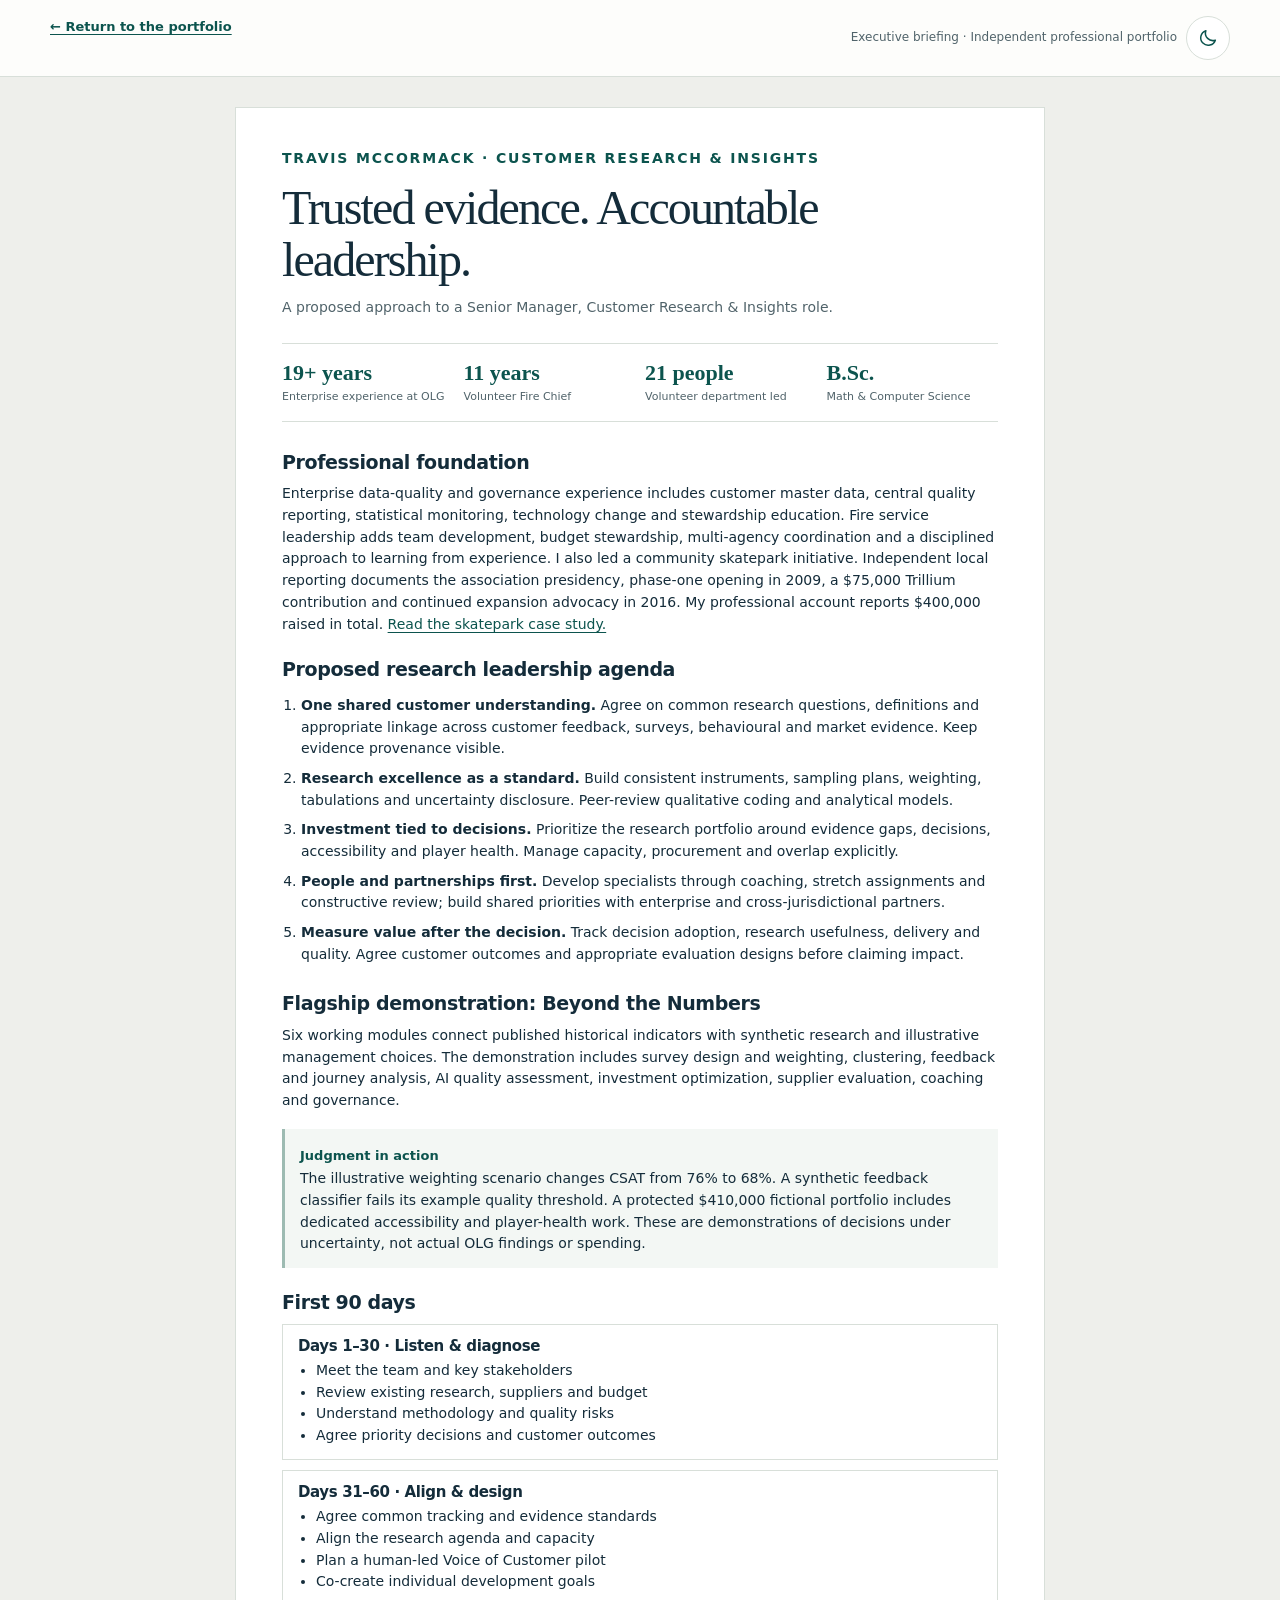
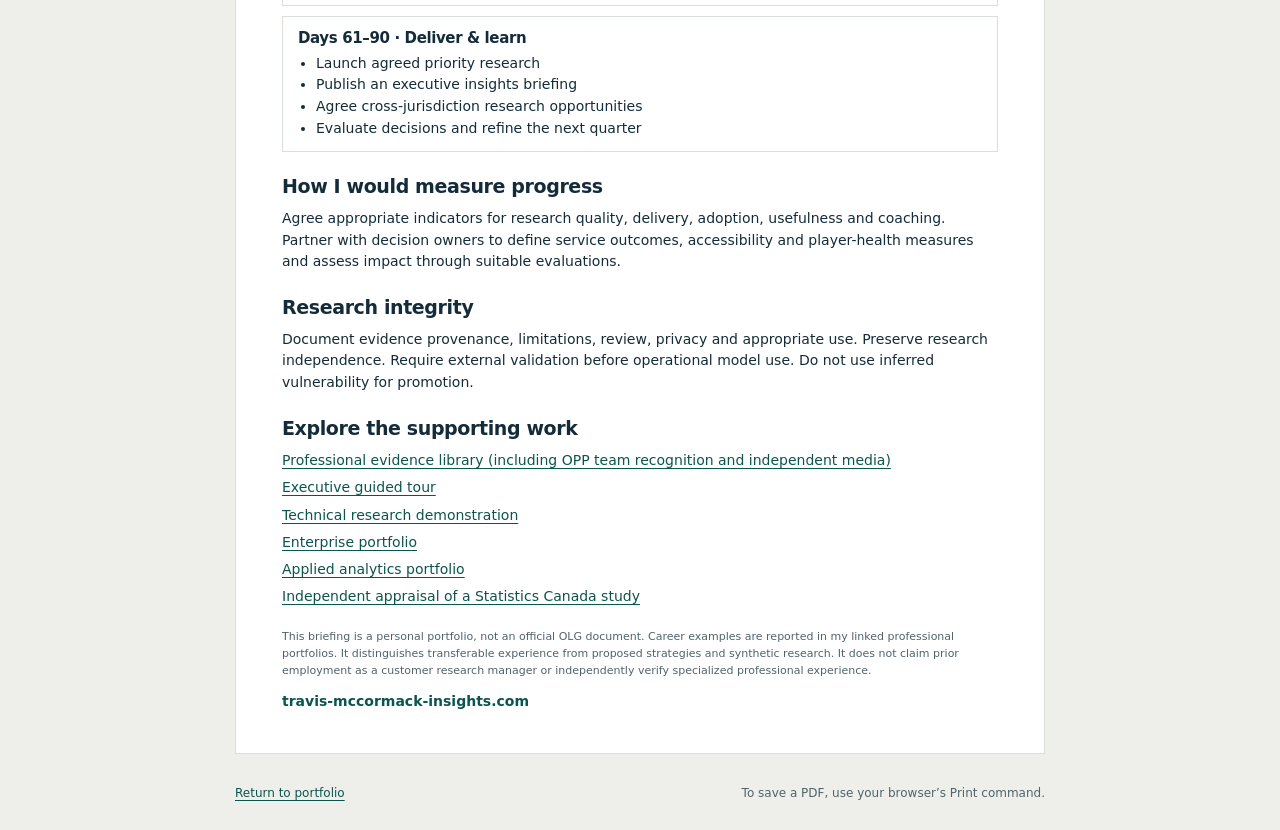
<file: public/briefing.html>
<!doctype html><html lang="en-CA"><head><meta charset="utf-8"><meta name="viewport" content="width=device-width,initial-scale=1"><meta name="theme-color" content="#102b3b"><title>Executive briefing | Travis McCormack</title><meta name="description" content="Executive summary of professional experience, research leadership approach and flagship demonstration."><link rel="canonical" href="https://travis-mccormack-insights.com/briefing.html"><meta property="og:type" content="website"><meta property="og:title" content="Executive briefing | Travis McCormack"><meta property="og:description" content="Executive summary of professional experience, research leadership approach and flagship demonstration."><meta property="og:url" content="https://travis-mccormack-insights.com/briefing.html"><link rel="icon" href="favicon.svg" type="image/svg+xml"><script src="theme-v10.js"></script><link rel="stylesheet" href="styles-v10.css"></head><body class="brief-body"><a class="skip" href="#main">Skip to content</a><header class="brief-header"><div class="wrap"><a class="inline-link" href="./">← Return to the portfolio</a><div class="brief-head-actions"><span>Executive briefing · Independent professional portfolio</span><button class="theme-switch" id="themeToggle" type="button" aria-label="Switch to dark mode" title="Switch to dark mode" hidden><svg class="moon" viewBox="0 0 24 24" aria-hidden="true"><path d="M20.8 14.6A9 9 0 0 1 9.4 3.2 9 9 0 1 0 20.8 14.6Z"/></svg><svg class="sun" viewBox="0 0 24 24" aria-hidden="true"><circle cx="12" cy="12" r="4"/><path d="M12 2v2M12 20v2M2 12h2M20 12h2M4.9 4.9l1.4 1.4m11.4 11.4 1.4 1.4m0-14.2-1.4 1.4M6.3 17.7l-1.4 1.4"/></svg></button></div></div></header><main id="main" class="brief wrap"><p class="eyebrow">Travis McCormack · Customer Research &amp; Insights</p><h1>Trusted evidence. Accountable leadership.</h1><p class="brief-sub">A proposed approach to a Senior Manager, Customer Research &amp; Insights role.</p><div class="brief-stat"><div><strong>19+ years</strong><span>Enterprise experience at OLG</span></div><div><strong>11 years</strong><span>Volunteer Fire Chief</span></div><div><strong>21 people</strong><span>Volunteer department led</span></div><div><strong>B.Sc.</strong><span>Math &amp; Computer Science</span></div></div><h2>Professional foundation</h2><p>Enterprise data-quality and governance experience includes customer master data, central quality reporting, statistical monitoring, technology change and stewardship education. Fire service leadership adds team development, budget stewardship, multi-agency coordination and a disciplined approach to learning from experience. I also led a community skatepark initiative. Independent local reporting documents the association presidency, phase-one opening in 2009, a $75,000 Trillium contribution and continued expansion advocacy in 2016. My professional account reports $400,000 raised in total. <a href="./#impact-skatepark">Read the skatepark case study.</a></p><h2>Proposed research leadership agenda</h2><ol class="brief-list"><li><strong>One shared customer understanding.</strong> Agree on common research questions, definitions and appropriate linkage across customer feedback, surveys, behavioural and market evidence. Keep evidence provenance visible.</li><li><strong>Research excellence as a standard.</strong> Build consistent instruments, sampling plans, weighting, tabulations and uncertainty disclosure. Peer-review qualitative coding and analytical models.</li><li><strong>Investment tied to decisions.</strong> Prioritize the research portfolio around evidence gaps, decisions, accessibility and player health. Manage capacity, procurement and overlap explicitly.</li><li><strong>People and partnerships first.</strong> Develop specialists through coaching, stretch assignments and constructive review; build shared priorities with enterprise and cross-jurisdictional partners.</li><li><strong>Measure value after the decision.</strong> Track decision adoption, research usefulness, delivery and quality. Agree customer outcomes and appropriate evaluation designs before claiming impact.</li></ol><h2>Flagship demonstration: Beyond the Numbers</h2><p>Six working modules connect published historical indicators with synthetic research and illustrative management choices. The demonstration includes survey design and weighting, clustering, feedback and journey analysis, AI quality assessment, investment optimization, supplier evaluation, coaching and governance.</p><div class="brief-callout"><strong>Judgment in action</strong><p>The illustrative weighting scenario changes CSAT from 76% to 68%. A synthetic feedback classifier fails its example quality threshold. A protected $410,000 fictional portfolio includes dedicated accessibility and player-health work. These are demonstrations of decisions under uncertainty, not actual OLG findings or spending.</p></div><div class="brief-page-two"><h2>First 90 days</h2><div class="brief-road"><div><h3>Days 1–30 · Listen &amp; diagnose</h3><ul><li>Meet the team and key stakeholders</li><li>Review existing research, suppliers and budget</li><li>Understand methodology and quality risks</li><li>Agree priority decisions and customer outcomes</li></ul></div><div><h3>Days 31–60 · Align &amp; design</h3><ul><li>Agree common tracking and evidence standards</li><li>Align the research agenda and capacity</li><li>Plan a human-led Voice of Customer pilot</li><li>Co-create individual development goals</li></ul></div><div><h3>Days 61–90 · Deliver &amp; learn</h3><ul><li>Launch agreed priority research</li><li>Publish an executive insights briefing</li><li>Agree cross-jurisdiction research opportunities</li><li>Evaluate decisions and refine the next quarter</li></ul></div></div><h2>How I would measure progress</h2><p>Agree appropriate indicators for research quality, delivery, adoption, usefulness and coaching. Partner with decision owners to define service outcomes, accessibility and player-health measures and assess impact through suitable evaluations.</p><h2>Research integrity</h2><p>Document evidence provenance, limitations, review, privacy and appropriate use. Preserve research independence. Require external validation before operational model use. Do not use inferred vulnerability for promotion.</p><h2>Explore the supporting work</h2><div class="brief-links"><a href="evidence.html">Professional evidence library (including OPP team recognition and independent media)</a><a href="https://searchmont-analytics.github.io/customer-intelligence-lab/#executive-1">Executive guided tour</a><a href="https://searchmont-analytics.github.io/customer-intelligence-lab/#technical">Technical research demonstration</a><a href="https://data-analytics-travis-mccormack.com/">Enterprise portfolio</a><a href="https://travis-mccormack-analytics.com/">Applied analytics portfolio</a><a href="./#research-note">Independent appraisal of a Statistics Canada study</a></div><p class="source-note">This briefing is a personal portfolio, not an official OLG document. Career examples are reported in my linked professional portfolios. It distinguishes transferable experience from proposed strategies and synthetic research. It does not claim prior employment as a customer research manager or independently verify specialized professional experience.</p><p class="brief-url">travis-mccormack-insights.com</p></div></main><footer class="brief-footer wrap"><a href="./">Return to portfolio</a><span>To save a PDF, use your browser’s Print command.</span></footer></body></html>
</file>
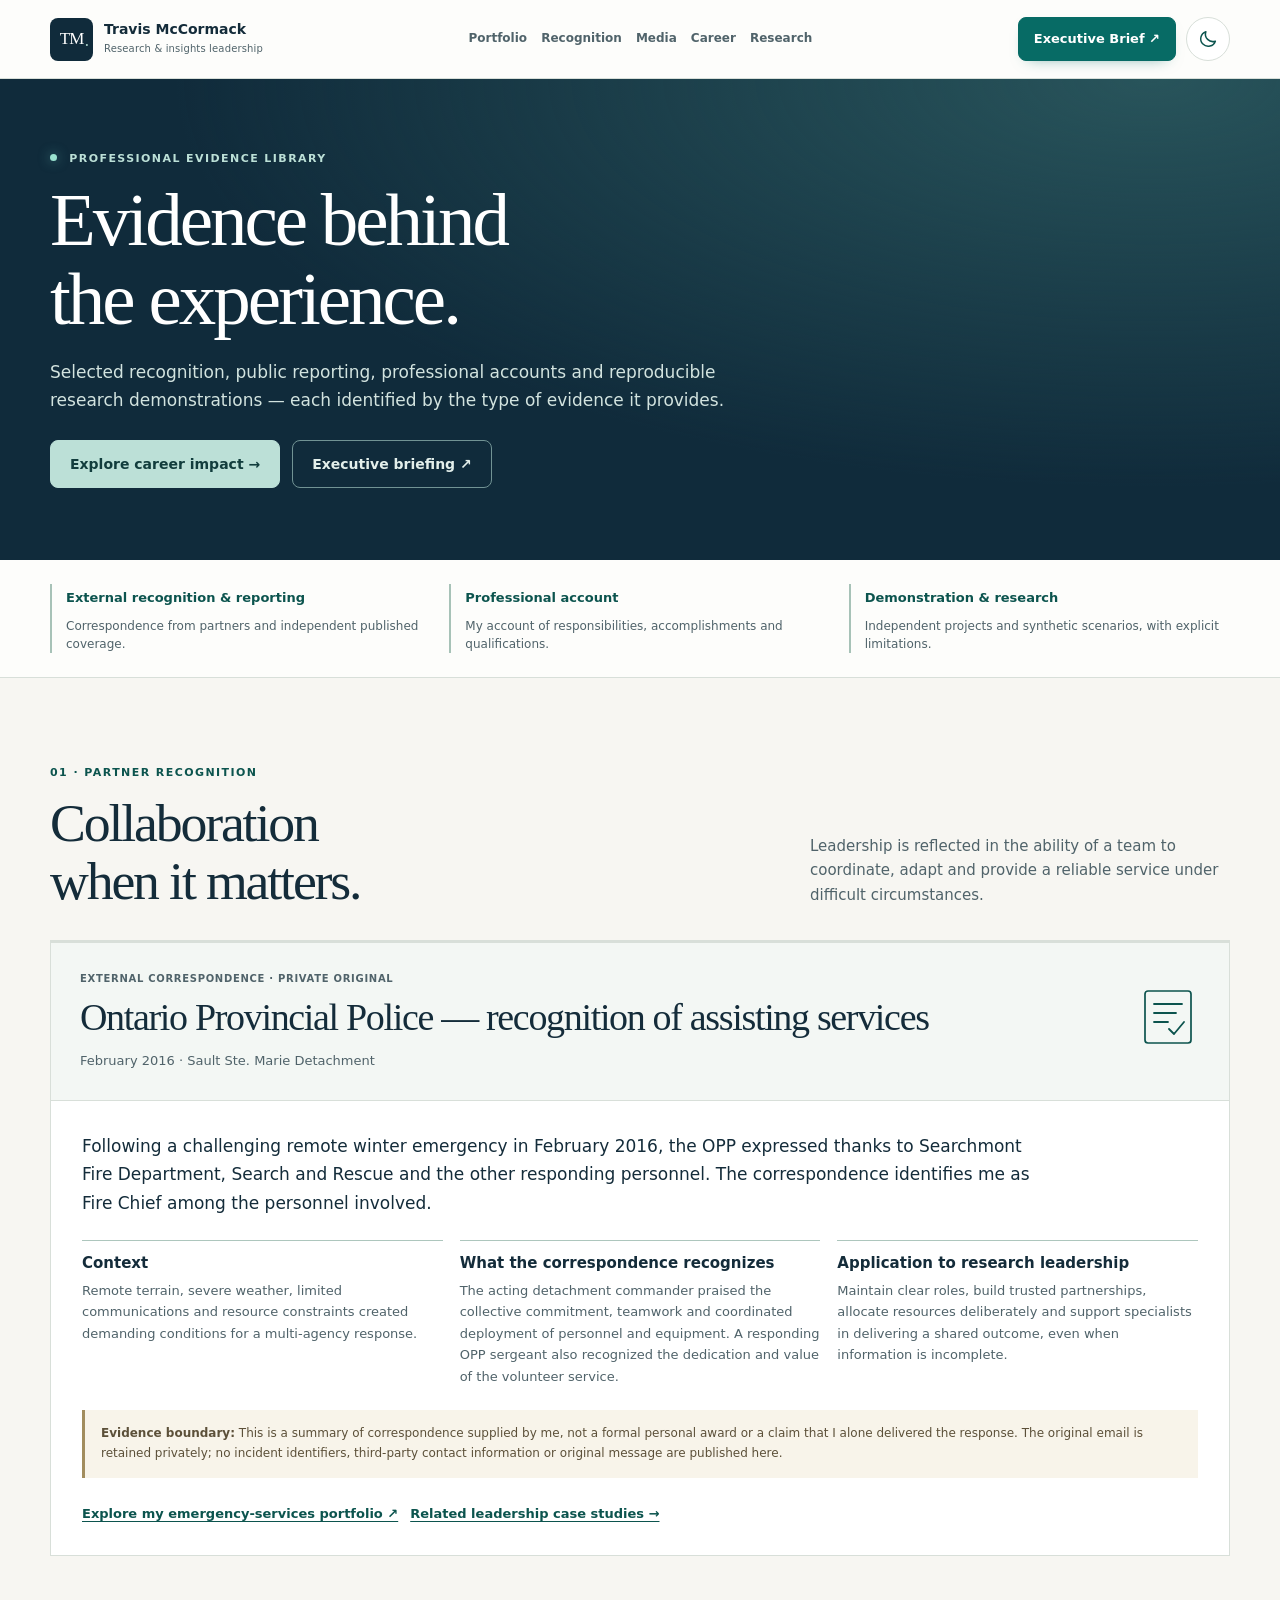
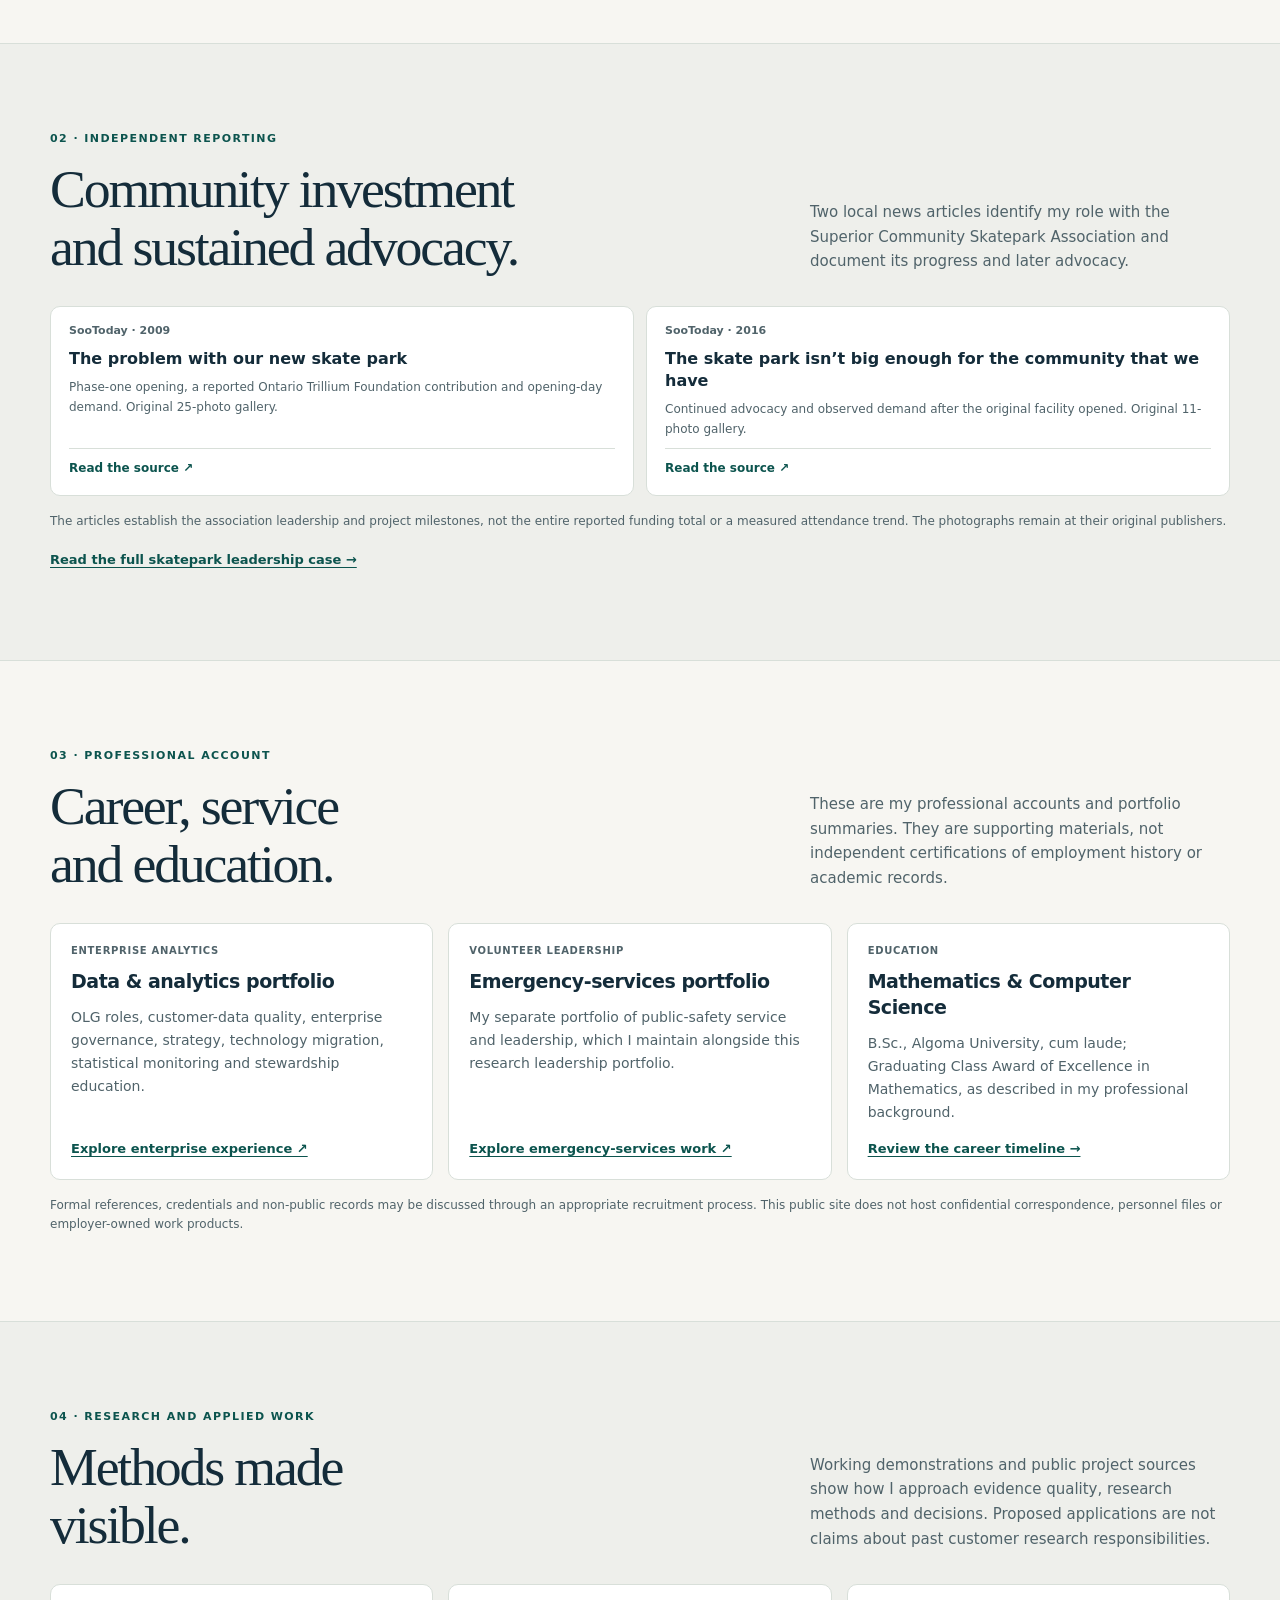
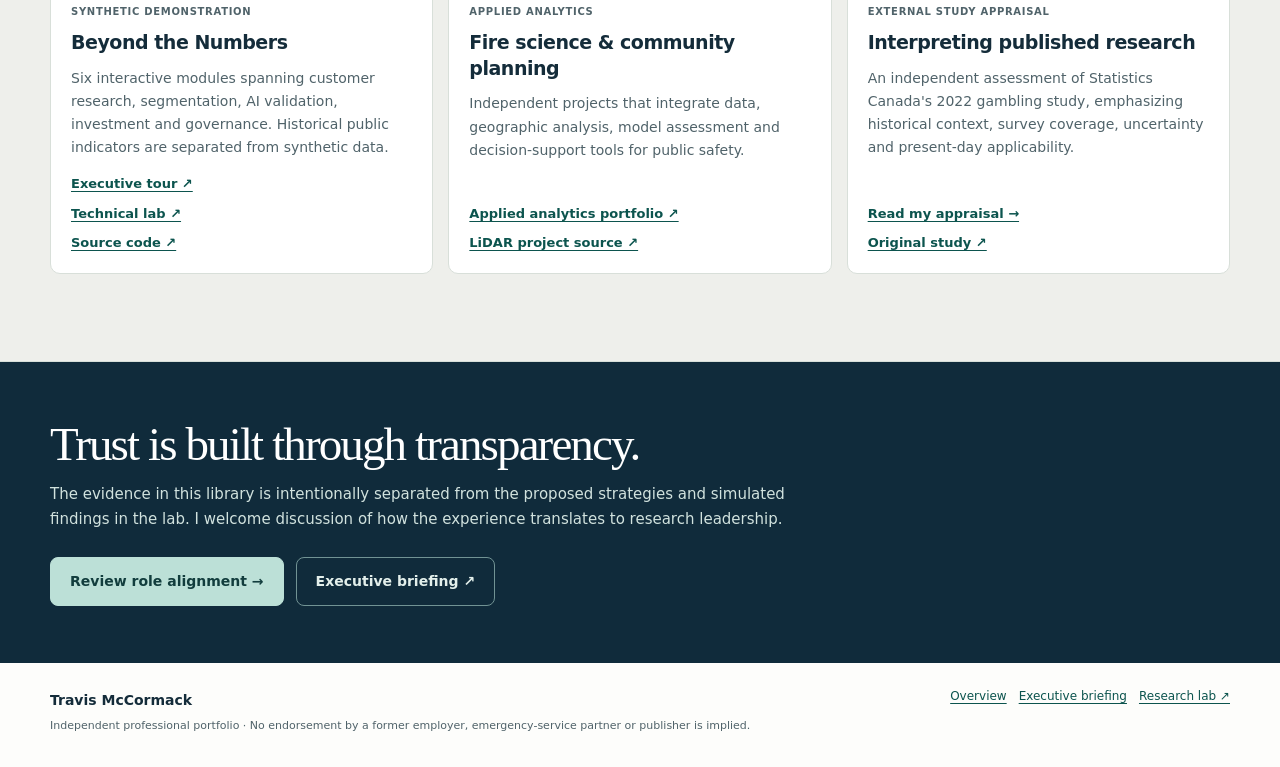
<file: public/evidence.html>
<!doctype html><html lang="en-CA"><head><meta charset="utf-8"><meta name="viewport" content="width=device-width,initial-scale=1"><meta name="theme-color" content="#102b3b"><title>Professional evidence library | Travis McCormack</title><meta name="description" content="Selected external recognition, public reporting, professional background and research demonstrations supporting an executive research leadership portfolio."><link rel="canonical" href="https://travis-mccormack-insights.com/evidence.html"><meta property="og:type" content="website"><meta property="og:title" content="Professional evidence library | Travis McCormack"><link rel="icon" href="favicon.svg" type="image/svg+xml"><script src="theme-v10.js"></script><link rel="stylesheet" href="styles-v10.css"></head><body class="evidence-body"><a class="skip" href="#main">Skip to content</a><header class="site-header"><div class="wrap mast"><a class="brand" href="./" aria-label="Travis McCormack, home"><span class="monogram" aria-hidden="true">TM<span>.</span></span><span><strong>Travis McCormack</strong><small>Research &amp; insights leadership</small></span></a><nav aria-label="Evidence library navigation"><a href="./">Portfolio</a><a href="#recognition">Recognition</a><a href="#press">Media</a><a href="#career">Career</a><a href="#projects">Research</a></nav><div class="head-actions"><a href="briefing.html" class="button small mast-brief">Executive Brief ↗</a><button class="theme-switch" id="themeToggle" type="button" aria-label="Switch to dark mode" title="Switch to dark mode" hidden><svg class="moon" viewBox="0 0 24 24" aria-hidden="true"><path d="M20.8 14.6A9 9 0 0 1 9.4 3.2 9 9 0 1 0 20.8 14.6Z"/></svg><svg class="sun" viewBox="0 0 24 24" aria-hidden="true"><circle cx="12" cy="12" r="4"/><path d="M12 2v2M12 20v2M2 12h2M20 12h2M4.9 4.9l1.4 1.4m11.4 11.4 1.4 1.4m0-14.2-1.4 1.4M6.3 17.7l-1.4 1.4"/></svg></button></div></div></header><main id="main"><section class="library-hero"><div class="wrap"><p class="eyebrow light"><span class="dot"></span> Professional evidence library</p><h1>Evidence behind<br>the experience.</h1><p>Selected recognition, public reporting, professional accounts and reproducible research demonstrations — each identified by the type of evidence it provides.</p><div class="link-row"><a href="./#impact" class="button primary">Explore career impact →</a><a href="briefing.html" class="button ghost">Executive briefing ↗</a></div></div></section><section class="library-key"><div class="wrap library-key-grid"><div><strong>External recognition &amp; reporting</strong><p>Correspondence from partners and independent published coverage.</p></div><div><strong>Professional account</strong><p>My account of responsibilities, accomplishments and qualifications.</p></div><div><strong>Demonstration &amp; research</strong><p>Independent projects and synthetic scenarios, with explicit limitations.</p></div></div></section>
<section class="section" id="recognition"><div class="wrap"><div class="section-heading"><div><p class="eyebrow">01 · Partner recognition</p><h2>Collaboration<br>when it matters.</h2></div><p class="section-intro">Leadership is reflected in the ability of a team to coordinate, adapt and provide a reliable service under difficult circumstances.</p></div><article class="recognition-feature"><div class="recognition-header"><div><span class="library-type">External correspondence · private original</span><h3>Ontario Provincial Police — recognition of assisting services</h3><p>February 2016 · Sault Ste. Marie Detachment</p></div><div class="recognition-mark" aria-hidden="true"><svg viewBox="0 0 64 64" width="64" height="64"><rect x="9" y="6" width="46" height="52" rx="3" fill="none" stroke="currentColor" stroke-width="1.7"/><path d="M18 19h28M18 28h22M18 37h14M33 44l5 5 10-12" fill="none" stroke="currentColor" stroke-width="1.8" stroke-linecap="round" stroke-linejoin="round"/></svg></div></div><div class="recognition-body"><p class="impact-lead">Following a challenging remote winter emergency in February 2016, the OPP expressed thanks to Searchmont Fire Department, Search and Rescue and the other responding personnel. The correspondence identifies me as Fire Chief among the personnel involved.</p><div class="recognition-grid"><div><h4>Context</h4><p>Remote terrain, severe weather, limited communications and resource constraints created demanding conditions for a multi-agency response.</p></div><div><h4>What the correspondence recognizes</h4><p>The acting detachment commander praised the collective commitment, teamwork and coordinated deployment of personnel and equipment. A responding OPP sergeant also recognized the dedication and value of the volunteer service.</p></div><div><h4>Application to research leadership</h4><p>Maintain clear roles, build trusted partnerships, allocate resources deliberately and support specialists in delivering a shared outcome, even when information is incomplete.</p></div></div><p class="recognition-boundary"><strong>Evidence boundary:</strong> This is a summary of correspondence supplied by me, not a formal personal award or a claim that I alone delivered the response. The original email is retained privately; no incident identifiers, third-party contact information or original message are published here.</p><div class="link-row"><a class="inline-link" href="https://travis-mccormack-emergency-service.com/">Explore my emergency-services portfolio ↗</a><a class="inline-link" href="./#leadership">Related leadership case studies →</a></div></div></article></div></section>
<section class="section section-soft" id="press"><div class="wrap"><div class="section-heading"><div><p class="eyebrow">02 · Independent reporting</p><h2>Community investment<br>and sustained advocacy.</h2></div><p class="section-intro">Two local news articles identify my role with the Superior Community Skatepark Association and document its progress and later advocacy.</p></div><div class="press-grid"><a class="press-card" href="https://www.sootoday.com/local-news/the-problem-with-our-new-skate-park-25-photos-124248"><span class="press-source">SooToday · 2009</span><strong>The problem with our new skate park</strong><span class="press-caption">Phase-one opening, a reported Ontario Trillium Foundation contribution and opening-day demand. Original 25-photo gallery.</span><span class="press-action">Read the source ↗</span></a><a class="press-card" href="https://www.sootoday.com/local-news/the-skate-park-isnt-big-enough-for-the-community-that-we-have-11-photos-322287"><span class="press-source">SooToday · 2016</span><strong>The skate park isn’t big enough for the community that we have</strong><span class="press-caption">Continued advocacy and observed demand after the original facility opened. Original 11-photo gallery.</span><span class="press-action">Read the source ↗</span></a></div><p class="source-note">The articles establish the association leadership and project milestones, not the entire reported funding total or a measured attendance trend. The photographs remain at their original publishers.</p><p class="library-more"><a href="./#impact-skatepark" class="inline-link">Read the full skatepark leadership case →</a></p></div></section>
<section class="section" id="career"><div class="wrap"><div class="section-heading"><div><p class="eyebrow">03 · Professional account</p><h2>Career, service<br>and education.</h2></div><p class="section-intro">These are my professional accounts and portfolio summaries. They are supporting materials, not independent certifications of employment history or academic records.</p></div><div class="library-card-grid"><article><span class="library-type">Enterprise analytics</span><h3>Data &amp; analytics portfolio</h3><p>OLG roles, customer-data quality, enterprise governance, strategy, technology migration, statistical monitoring and stewardship education.</p><a href="https://data-analytics-travis-mccormack.com/" class="inline-link">Explore enterprise experience ↗</a></article><article><span class="library-type">Volunteer leadership</span><h3>Emergency-services portfolio</h3><p>My separate portfolio of public-safety service and leadership, which I maintain alongside this research leadership portfolio.</p><a href="https://travis-mccormack-emergency-service.com/" class="inline-link">Explore emergency-services work ↗</a></article><article><span class="library-type">Education</span><h3>Mathematics &amp; Computer Science</h3><p>B.Sc., Algoma University, cum laude; Graduating Class Award of Excellence in Mathematics, as described in my professional background.</p><a href="./#experience" class="inline-link">Review the career timeline →</a></article></div><p class="source-note">Formal references, credentials and non-public records may be discussed through an appropriate recruitment process. This public site does not host confidential correspondence, personnel files or employer-owned work products.</p></div></section>
<section class="section section-soft" id="projects"><div class="wrap"><div class="section-heading"><div><p class="eyebrow">04 · Research and applied work</p><h2>Methods made<br>visible.</h2></div><p class="section-intro">Working demonstrations and public project sources show how I approach evidence quality, research methods and decisions. Proposed applications are not claims about past customer research responsibilities.</p></div><div class="library-card-grid"><article><span class="library-type">Synthetic demonstration</span><h3>Beyond the Numbers</h3><p>Six interactive modules spanning customer research, segmentation, AI validation, investment and governance. Historical public indicators are separated from synthetic data.</p><div class="library-links"><a href="https://searchmont-analytics.github.io/customer-intelligence-lab/#executive-1" class="inline-link">Executive tour ↗</a><a href="https://searchmont-analytics.github.io/customer-intelligence-lab/#technical" class="inline-link">Technical lab ↗</a><a href="https://github.com/searchmont-analytics/customer-intelligence-lab" class="inline-link">Source code ↗</a></div></article><article><span class="library-type">Applied analytics</span><h3>Fire science &amp; community planning</h3><p>Independent projects that integrate data, geographic analysis, model assessment and decision-support tools for public safety.</p><div class="library-links"><a href="https://travis-mccormack-analytics.com/" class="inline-link">Applied analytics portfolio ↗</a><a href="https://github.com/searchmont-analytics/smt-firesmart-assessment-lidar" class="inline-link">LiDAR project source ↗</a></div></article><article><span class="library-type">External study appraisal</span><h3>Interpreting published research</h3><p>An independent assessment of Statistics Canada's 2022 gambling study, emphasizing historical context, survey coverage, uncertainty and present-day applicability.</p><div class="library-links"><a href="./#research-note" class="inline-link">Read my appraisal →</a><a href="https://www150.statcan.gc.ca/n1/pub/75-006-x/2022001/article/00006-eng.htm" class="inline-link">Original study ↗</a></div></article></div></div></section>
<section class="library-close"><div class="wrap"><h2>Trust is built through transparency.</h2><p>The evidence in this library is intentionally separated from the proposed strategies and simulated findings in the lab. I welcome discussion of how the experience translates to research leadership.</p><div class="link-row"><a href="./#alignment" class="button primary">Review role alignment →</a><a href="briefing.html" class="button ghost">Executive briefing ↗</a></div></div></section></main><footer class="footer"><div class="wrap footer-row"><div><strong>Travis McCormack</strong><p>Independent professional portfolio · No endorsement by a former employer, emergency-service partner or publisher is implied.</p></div><div><a href="./">Overview</a><a href="briefing.html">Executive briefing</a><a href="https://searchmont-analytics.github.io/customer-intelligence-lab/">Research lab ↗</a></div></div></footer></body></html>
</file>
<file: public/styles-v10.css>
:root{--ink:#142c3a;--navy:#102b3b;--deep:#0a202e;--teal:#076b65;--teal-dark:#0c544e;--mint:#bbded4;--gold:#b7985f;--paper:#fff;--canvas:#f7f6f2;--soft:#efefea;--line:#d8dfd9;--muted:#50636a;--max:1180px;--sans:system-ui,-apple-system,BlinkMacSystemFont,"Segoe UI",sans-serif;--serif:Georgia,"Times New Roman",serif}*{box-sizing:border-box}html{scroll-padding-top:86px}body{margin:0;background:var(--canvas);color:var(--ink);font:16px/1.65 var(--sans);overflow-wrap:break-word}h1,h2,h3,h4,p{margin:0}h1,h2{font-family:var(--serif);font-weight:400;letter-spacing:-.04em;line-height:1.08}h3{font-size:1.18rem;letter-spacing:-.025em;line-height:1.3}h4{font-size:1rem;line-height:1.35}a{color:var(--teal-dark);text-decoration:underline;text-underline-offset:3px}a:hover{text-decoration-thickness:2px}a:focus-visible,summary:focus-visible{outline:3px solid #0e827b;outline-offset:4px}a,summary{-webkit-tap-highlight-color:transparent}.skip{position:absolute;left:16px;top:-100px;background:white;color:var(--ink);padding:12px 16px;z-index:20}.skip:focus{top:8px}.wrap{width:min(var(--max),calc(100% - 72px));margin-inline:auto}.site-header{background:#fdfdfb;border-bottom:1px solid var(--line);position:sticky;top:0;z-index:5}.mast{min-height:78px;display:flex;align-items:center;gap:24px;justify-content:space-between}.brand{display:flex;gap:11px;align-items:center;text-decoration:none;color:var(--ink);flex-shrink:0}.monogram{width:43px;height:43px;display:grid;place-content:center;background:var(--navy);color:#fff;font-family:var(--serif);font-size:17px;letter-spacing:-.06em;position:relative}.monogram>span{color:#b0d8cf;position:absolute;bottom:5px;right:5px}.brand strong,.brand small{display:block}.brand strong{font-size:14px;font-weight:730;line-height:1.25}.brand small{font-size:10px;color:var(--muted);letter-spacing:.015em;margin-top:3px}.mast nav{display:flex;align-items:center;gap:clamp(12px,2vw,28px);font-size:13px;flex-wrap:wrap}.mast nav a{font-weight:600;color:#3f555e;text-decoration:none;white-space:nowrap}.mast nav a:hover{color:var(--teal);text-decoration:underline}.button{display:inline-flex;align-items:center;justify-content:center;gap:16px;text-decoration:none;font-size:14px;font-weight:680;line-height:1.35;padding:14px 19px;min-height:48px;border:1px solid transparent;border-radius:4px;max-width:100%;text-align:center}.button:hover{text-decoration:none;filter:brightness(.94)}.button.primary{background:#c0e1d7;color:#103e3c;border-color:#c0e1d7}.button.ghost{background:transparent;color:#e8f1ef;border-color:#7fa3a4}.button.outline{color:var(--teal-dark);border-color:#9ebbb3;background:transparent}.button.small{font-size:12px;padding:10px 13px;min-height:40px;white-space:nowrap}.hero{background:radial-gradient(ellipse at 80% 0%,#204b52 0%,transparent 55%),linear-gradient(135deg,var(--deep),var(--navy) 65%,#173b43);color:#fff;padding:clamp(54px,8vw,108px) 0 clamp(50px,6vw,86px)}.hero-grid{display:grid;grid-template-columns:minmax(0,1.65fr) minmax(250px,.75fr);gap:clamp(35px,6vw,90px);align-items:center}.eyebrow{font-size:11px;font-weight:730;letter-spacing:.13em;text-transform:uppercase;line-height:1.45;color:var(--teal-dark)}.eyebrow>span:not(.dot){color:#896b36;margin-right:7px}.eyebrow.light{color:#b8dcd3}.dot{display:inline-block;width:7px;height:7px;border-radius:50%;background:#b6ded2;margin-right:7px;vertical-align:1px}.hero h1{font-size:clamp(47px,6.7vw,92px);font-weight:400;margin:22px 0 25px;color:white;max-width:850px}.hero h1 em{font-weight:400;color:#bce0d7;font-style:italic}.hero-lead{font-size:clamp(18px,2vw,22px);line-height:1.55;max-width:670px;color:#e0ebe9}.hero-actions,.link-row{display:flex;align-items:center;gap:12px;flex-wrap:wrap;margin-top:25px}.hero-note{font-size:12px;line-height:1.5;color:#bed1d1;margin-top:21px;max-width:600px}.hero-visual{border:1px solid #587b7d;background:#ffffff07;padding:20px;border-radius:4px;min-width:0}.visual-top{display:flex;justify-content:space-between;gap:8px;color:#b6d6d2;font-size:10px;letter-spacing:.12em;font-weight:650}.visual-frame{padding:9px 0}.visual-frame svg{display:block;width:100%;max-height:265px}.visual-bottom{border-top:1px solid #55787b;padding-top:14px}.visual-bottom strong{font-size:15px;font-weight:600;letter-spacing:.02em;color:#d0e8e2}.visual-bottom p{font-size:12px;color:#bdd1d0;margin-top:5px;line-height:1.5}.evidence-strip{background:#fefefb;border-bottom:1px solid var(--line)}.stats{display:grid;grid-template-columns:repeat(4,minmax(0,1fr));gap:0;padding:28px 0}.stats>div{padding:3px 22px;border-left:1px solid var(--line);min-width:0}.stats>div:first-child{border-left:0;padding-left:0}.stats strong{display:block;font:400 clamp(24px,3.2vw,39px)/1.1 var(--serif);color:var(--teal-dark);letter-spacing:-.035em}.stats strong span{font-size:.68em}.stats p{font-size:13px;font-weight:670;line-height:1.4;margin-top:9px}.stats small{font-size:11px;color:var(--muted);display:block;margin-top:4px}.section{padding:clamp(50px,7vw,87px) 0;border-bottom:1px solid var(--line)}.section-soft{background:#eeefeb}.overview-grid{display:grid;grid-template-columns:minmax(0,.95fr) minmax(0,1.25fr);gap:clamp(24px,6vw,85px);align-items:start}.overview-grid h2,.section-heading h2{font-size:clamp(34px,4.2vw,54px);margin-top:13px;max-width:650px}.lead-paragraph{font-size:20px;line-height:1.55;color:#263f48;margin-bottom:13px}.overview-grid p:not(.eyebrow):not(.lead-paragraph){color:var(--muted)}.inline-link{font-weight:680;font-size:13px;color:var(--teal-dark)}.section-heading{display:grid;grid-template-columns:minmax(0,1.3fr) minmax(0,.75fr);gap:32px;align-items:end;margin-bottom:30px}.section-intro{font-size:15px;color:var(--muted);line-height:1.65;max-width:470px;padding-bottom:2px}.case-grid{display:grid;grid-template-columns:repeat(2,minmax(0,1fr));gap:16px}.case-card{background:#fff;border:1px solid #d7dfd8;padding:26px;min-width:0;display:flex;flex-direction:column}.card-top{display:flex;justify-content:space-between;align-items:center;gap:8px;margin-bottom:14px}.number{font-family:var(--serif);font-size:24px;line-height:1.1;color:#8a7041}.label{font-size:11px;font-weight:650;letter-spacing:.045em;color:#416263}.case-card h3{font-size:21px;max-width:410px;margin-bottom:12px}.case-card>p{font-size:14px;color:var(--muted);margin-bottom:10px}.result{border-top:1px solid var(--line);padding-top:13px;margin-top:6px}.result>span,.transfer>span{font-size:10px;color:#8a7041;font-weight:740;text-transform:uppercase;letter-spacing:.095em}.result>p{font-size:15px;font-weight:650;line-height:1.5;margin-top:5px}.transfer{margin-top:auto;padding:16px 0 0}.transfer>span{color:var(--teal-dark)}.transfer p{font-size:13px;color:var(--muted);margin-top:5px}.source-note{font-size:12px;color:var(--muted);margin-top:16px;line-height:1.55}.experience-grid{display:grid;grid-template-columns:minmax(0,1fr) minmax(0,1.25fr);gap:clamp(25px,5vw,65px)}.timeline{padding:23px;background:#fff;border:1px solid var(--line);align-self:start}.timeline>.eyebrow{margin-bottom:11px}.timeline article{display:grid;grid-template-columns:103px minmax(0,1fr);gap:10px;padding:14px 0;border-bottom:1px solid #e8ece7}.timeline article time{font-size:12px;color:var(--teal-dark);font-weight:700;font-variant-numeric:tabular-nums}.timeline article h3{font-size:15px}.timeline article p{font-size:12px;color:var(--muted);margin-top:4px}.timeline-divider{height:13px;background:var(--canvas);margin:8px -10px 0}.timeline>small{display:block;font-size:11px;color:var(--muted);line-height:1.5;margin-top:12px}.achievement-list article{border-bottom:1px solid var(--line);padding:18px 0}.achievement-list article:first-child{padding-top:0}.achievement-list h3{font-size:20px;margin:6px 0 8px}.achievement-list p:not(.eyebrow){font-size:14px;color:var(--muted)}.achievement-list p.relevance{color:var(--teal-dark);font-size:13px;margin-top:8px;font-weight:600}.achievement-list>a{display:inline-block;margin-top:19px}.strategy-section{background:var(--navy);color:#fff;border-bottom:0}.strategy-section .eyebrow{color:#b8dcd3}.strategy-section .eyebrow>span{color:#dec58e}.strategy-section .section-intro{color:#c4d8d7}.principles{border-top:1px solid #547579}.principles article{display:grid;grid-template-columns:65px minmax(0,1fr) 90px;gap:22px;padding:20px 0;border-bottom:1px solid #41636a;align-items:start}.principle-num{font:400 29px/1 var(--serif);color:#d3ba85}.principles h3{font-size:21px;font-weight:650;letter-spacing:-.02em;margin-bottom:6px}.principles p{font-size:14px;color:#c9dbda;max-width:740px}.strategy-link{font-size:12px;font-weight:650;color:#bce0d6;white-space:nowrap;text-align:right}.strategy-note{margin-top:27px;border-left:3px solid #bc9f65;padding:13px 18px;background:#ffffff07}.strategy-note strong{color:#e4c892;font-size:12px;text-transform:uppercase;letter-spacing:.095em}.strategy-note p{color:#d6e5e2;font-size:14px;margin-top:5px;max-width:900px}.lab-feature{display:grid;grid-template-columns:minmax(0,1.3fr) minmax(0,.85fr);background:linear-gradient(130deg,#102b3b,#1b4850);color:#fff;gap:30px;padding:clamp(23px,4vw,43px)}.lab-copy{align-self:center}.lab-copy h3{font-family:var(--serif);font-size:clamp(26px,3.6vw,44px);font-weight:400;letter-spacing:-.04em;line-height:1.15;margin:13px 0 16px}.lab-copy>p:not(.eyebrow){font-size:15px;line-height:1.65;color:#e0ece9}.lab-copy .lab-caption{font-size:11px!important;color:#b7cecb!important;margin-top:17px}.lab-diagram{border:1px solid #658584;padding:15px;background:#102c38;min-width:0}.lab-diagram-top{display:flex;justify-content:space-between;font-size:10px;letter-spacing:.09em;color:#b7d8d3;margin-bottom:8px;gap:8px}.lab-diagram a{display:grid;grid-template-columns:26px minmax(0,1fr) 15px;gap:8px;align-items:center;padding:11px 8px;border-bottom:1px solid #47656d;color:#deece9;text-decoration:none;font-size:13px;line-height:1.35}.lab-diagram a:hover{background:#254854}.lab-diagram a strong{font-weight:600}.lab-diagram a span{color:#9ecfc7;font-size:11px}.lab-diagram-footer{font-size:10px;letter-spacing:.07em;color:#b3cecc;margin-top:13px}.decision-samples{display:grid;grid-template-columns:repeat(3,minmax(0,1fr));gap:14px;margin-top:18px}.decision-samples article{background:#fff;border:1px solid var(--line);padding:20px;display:flex;flex-direction:column;min-width:0}.decision-samples .eyebrow{font-size:10px;letter-spacing:.075em}.sample-stat{font:400 clamp(30px,4vw,42px)/1.1 var(--serif);color:var(--teal-dark);letter-spacing:-.05em;margin:14px 0 10px}.sample-stat span{font-size:.7em;color:#8d784c}.decision-samples h3{font-size:17px;margin:0 0 8px}.decision-samples p:not(.eyebrow){font-size:13px;color:var(--muted);margin-bottom:12px}.decision-samples a{margin-top:auto}.research-paper{background:#fff;border:1px solid var(--line);padding:clamp(22px,4vw,39px)}.research-meta{display:flex;justify-content:space-between;flex-wrap:wrap;gap:6px;border-bottom:1px solid var(--line);padding-bottom:14px;margin-bottom:18px}.research-paper>h3{font-family:var(--serif);font-weight:400;letter-spacing:-.025em;font-size:clamp(24px,3.3vw,37px);line-height:1.18}.subtle{font-size:13px;color:var(--muted);margin:9px 0 0}.research-facts{display:grid;grid-template-columns:repeat(3,minmax(0,1fr));margin:24px 0;gap:12px}.research-facts div{border-top:2px solid #abc7bf;background:#f3f7f4;padding:14px}.research-facts strong{font:400 32px/1.15 var(--serif);color:var(--teal-dark);display:block}.research-facts small{display:block;color:var(--muted);font-size:12px;line-height:1.45;margin-top:5px}.appraisal-grid{display:grid;grid-template-columns:repeat(2,minmax(0,1fr));gap:20px 28px}.appraisal-grid h4{margin-bottom:6px}.appraisal-grid p{font-size:14px;color:var(--muted)}.research-conclusion{border-left:3px solid #8aaa9f;background:#eef4ef;margin:23px 0 19px;padding:15px 18px}.research-conclusion strong{font-size:13px;color:var(--teal-dark)}.research-conclusion p{font-size:14px;margin-top:4px}.fit-intro{display:flex;gap:20px;flex-wrap:wrap;font-size:12px;color:var(--muted);margin:0 0 13px}.fit-item{background:#fff;border:1px solid var(--line);margin-bottom:8px}.fit-item summary{display:grid;grid-template-columns:32px minmax(0,1fr) 20px;gap:14px;align-items:center;cursor:pointer;list-style:none;padding:18px 21px}.fit-item summary::-webkit-details-marker{display:none}.fit-item summary strong{font-weight:650;font-size:15px;line-height:1.4}.fit-item summary:hover{background:#f1f5f1}.fit-plus{width:14px;height:14px;position:relative}.fit-plus:before,.fit-plus:after{content:"";position:absolute;background:var(--teal-dark);left:0;top:6px;width:14px;height:2px}.fit-plus:after{transform:rotate(90deg)}.fit-item[open] .fit-plus:after{display:none}.fit-item[open] summary{border-bottom:1px solid var(--line)}.fit-body{display:grid;grid-template-columns:repeat(2,minmax(0,1fr));gap:28px;padding:21px 25px 24px 67px}.fit-body p:not(.eyebrow){color:var(--muted);font-size:14px;margin-top:6px}.module-links{display:flex;flex-wrap:wrap;gap:13px;margin-top:9px}.roadmap-grid{display:grid;grid-template-columns:repeat(3,minmax(0,1fr));gap:16px}.roadmap-grid article{background:#fff;border:1px solid var(--line);border-top:3px solid #7d9c91;padding:24px;min-width:0}.roadmap-grid h3{font-family:var(--serif);font-size:28px;font-weight:400;letter-spacing:-.035em;margin:9px 0 13px}.roadmap-grid ul{margin:0;padding-left:17px;font-size:14px;color:var(--muted)}.roadmap-grid li{padding:5px 0}.roadmap-foot{display:flex;justify-content:space-between;gap:25px;align-items:center;margin-top:20px}.roadmap-foot p{font-size:13px;color:var(--muted);max-width:680px}.roadmap-foot a{flex:0 0 200px}.closing{background:#102b3b;color:#fff;border-bottom:0}.closing-grid{display:grid;grid-template-columns:minmax(0,1.25fr) minmax(0,.75fr);gap:45px}.closing h2{font-size:clamp(34px,4.3vw,53px);color:#fff;margin:13px 0 15px}.closing p:not(.eyebrow){color:#c9ddda;max-width:700px}.other-work{border-left:1px solid #547579;padding-left:26px}.other-work a{display:block;border-bottom:1px solid #547579;padding:15px 0;color:#d4ebe6;text-decoration:none}.other-work a:hover{text-decoration:underline}.other-work strong{display:block;font-size:15px;font-weight:620}.other-work a span{display:block;font-size:12px;color:#bdcfcd;margin-top:4px}.footer{background:#fdfdfb;padding:24px 0 32px}.footer-row{display:flex;justify-content:space-between;gap:25px;flex-wrap:wrap}.footer-row strong{font-size:14px}.footer-row p{font-size:11px;color:var(--muted);line-height:1.6;max-width:710px;margin-top:4px}.footer-row>div:last-child{display:flex;flex-wrap:wrap;gap:12px;align-items:flex-start;font-size:12px}.brief-body{background:#eeefea}.brief-header{background:#fff;border-bottom:1px solid var(--line);padding:16px 0}.brief-header>.wrap{display:flex;justify-content:space-between;gap:12px;flex-wrap:wrap;font-size:12px;color:var(--muted)}.brief{max-width:810px;background:white;margin:30px auto;padding:40px 46px;border:1px solid var(--line)}.brief h1{font-size:clamp(34px,5vw,48px);margin:12px 0}.brief-sub{color:var(--muted);font-size:17px}.brief-stat{display:grid;grid-template-columns:repeat(4,minmax(0,1fr));gap:10px;margin:24px 0 28px;border-block:1px solid var(--line);padding:15px 0}.brief-stat strong{font-family:var(--serif);font-size:22px;color:var(--teal-dark);line-height:1.3;display:block}.brief-stat span{font-size:11px;color:var(--muted);display:block}.brief h2{font-family:var(--sans);font-size:19px;letter-spacing:-.02em;font-weight:700;line-height:1.35;margin:22px 0 8px}.brief p,.brief li{font-size:14px;line-height:1.55}.brief-list{padding-left:19px;margin:8px 0}.brief-list li{padding:4px 0}.brief-callout{background:#eef4ef;border-left:3px solid #8aaa9f;padding:13px 15px;margin:17px 0}.brief-callout strong{font-size:13px;color:var(--teal-dark)}.brief-road{display:grid;grid-template-columns:1fr;gap:10px}.brief-road>div{border:1px solid var(--line);padding:12px 15px}.brief-road h3{font-size:15px}.brief-road ul{margin:4px 0 0;padding-left:18px}.brief-links{display:flex;flex-direction:column;gap:4px;font-size:14px}.brief .source-note{font-size:11px;margin-top:20px}.brief-url{margin-top:12px;color:var(--teal-dark);font-weight:650}.brief-footer{max-width:810px;display:flex;justify-content:space-between;flex-wrap:wrap;gap:12px;font-size:12px;color:var(--muted);padding:0 0 26px}
@media(max-width:1080px){.mast{gap:15px}.mast nav{gap:14px}.mast-brief{display:none}.hero-grid{gap:32px}.wrap{width:min(var(--max),calc(100% - 48px))}.hero h1{font-size:clamp(44px,7vw,76px)}}@media(max-width:760px){html{scroll-padding-top:14px}.site-header{position:static}.mast{display:block;padding:13px 0 10px;min-height:0}.mast nav{gap:5px 14px;margin-top:11px;border-top:1px solid var(--line);padding-top:9px;font-size:12px}.mast nav a{display:inline-flex;align-items:center;min-height:33px}.wrap{width:calc(100% - 34px)}.hero-grid,.overview-grid,.section-heading,.experience-grid,.lab-feature,.closing-grid{grid-template-columns:1fr;gap:22px}.hero{padding:42px 0}.hero h1{font-size:clamp(42px,9.5vw,67px);margin:17px 0}.hero-lead{font-size:18px}.hero-visual{display:none}.hero-actions .button{justify-content:space-between;text-align:left}.stats{grid-template-columns:repeat(2,minmax(0,1fr));gap:18px 0;padding:20px 0}.stats>div{padding:3px 14px}.stats>div:nth-child(odd){border-left:0;padding-left:0}.stats strong{font-size:29px}.section-heading{margin-bottom:22px;align-items:start;gap:12px}.section-heading h2,.overview-grid h2{font-size:37px}.section-heading br{display:none}.case-grid,.appraisal-grid{grid-template-columns:1fr}.case-card{padding:21px}.principles article{grid-template-columns:39px minmax(0,1fr);gap:12px;padding:17px 0}.strategy-link{grid-column:2;text-align:left}.principles h3{font-size:19px}.principle-num{font-size:24px}.decision-samples,.roadmap-grid{grid-template-columns:1fr}.research-facts{gap:8px}.research-facts div{padding:10px}.research-facts strong{font-size:25px}.research-facts small{font-size:11px}.fit-body{grid-template-columns:1fr;gap:15px;padding:17px 20px}.fit-item summary{padding:15px;gap:10px}.roadmap-foot{display:block}.roadmap-foot a{display:inline-block;margin-top:10px}.other-work{border-left:0;border-top:1px solid #547579;padding:20px 0 0}.brief{padding:24px 20px;margin:18px auto}.brief-stat{grid-template-columns:repeat(2,minmax(0,1fr))}.brief-header>.wrap{display:block}.brief-header span{display:block;margin-top:6px}}@media(max-width:380px){.wrap{width:calc(100% - 26px)}.hero h1{font-size:40px}.hero-actions .button,.lab-copy .button{width:100%}.stats strong{font-size:25px}.stats p{font-size:12px}.timeline{padding:17px}.timeline article{grid-template-columns:1fr;gap:2px}.research-facts{grid-template-columns:1fr}.research-facts div{display:grid;grid-template-columns:90px 1fr;align-items:center;gap:10px}.research-facts small{margin-top:0}.lab-feature{padding:19px}.lab-diagram{padding:10px}.lab-diagram a{padding:9px 4px}.fit-item summary{grid-template-columns:26px minmax(0,1fr) 15px}}@media(prefers-reduced-motion:reduce){*,*::before,*::after{scroll-behavior:auto!important;animation:none!important;transition:none!important}}@media print{@page{size:letter;margin:0.65in}body,.brief-body{background:white;color:#111}.site-header,.brief-header,.brief-footer,.skip,.hero-visual,.hero-actions,.closing,.footer{display:none}.wrap,.brief{width:100%;max-width:none;margin:0;padding:0;border:0}.hero,.strategy-section,.lab-feature{background:white;color:var(--ink);padding:15px 0}.hero h1,.hero h1 em,.hero p,.strategy-section p,.strategy-section h3,.lab-feature h3,.lab-feature p,.strategy-section .eyebrow{color:var(--ink)!important}.section{padding:14px 0}.section-heading h2,.overview-grid h2{font-size:27px}.section-heading,.overview-grid,.experience-grid,.lab-feature{grid-template-columns:1fr;gap:10px}.section-soft{background:white}.case-card,.research-paper,.decision-samples article,.roadmap-grid article{break-inside:avoid}.lab-diagram,.button{display:none}.brief h1{font-size:35px;margin:10px 0}.brief-sub{font-size:14px}.brief-stat{margin:15px 0;gap:8px}.brief-stat strong{font-size:21px}.brief h2{font-size:17px;margin:15px 0 5px}.brief p,.brief li{font-size:11pt;line-height:1.36}.brief-list li{padding:3px 0}.brief-callout{margin:12px 0;padding:10px 12px}.brief-page-two{break-before:page}.brief-road{grid-template-columns:1fr;gap:8px}.brief-road>div{break-inside:avoid;padding:8px 10px}.brief-road ul{margin:3px 0}.brief-links{font-size:11pt}.brief .source-note{font-size:9pt}.brief-url{font-size:10pt}}
/* Release 0.2 · Evidence-led editorial refinement */
.reviewer-section{background:#fcfcf9;border-bottom:1px solid var(--line);padding:30px 0 35px}.reviewer{display:grid;grid-template-columns:minmax(0,.8fr) minmax(0,2fr);gap:24px;align-items:center}.reviewer-intro h2{font-size:clamp(27px,3vw,36px);margin:7px 0 9px}.reviewer-intro p:not(.eyebrow){font-size:13px;color:var(--muted);line-height:1.55}.reviewer-paths{display:grid;grid-template-columns:repeat(3,minmax(0,1fr));gap:10px}.reviewer-paths>a{border:1px solid var(--line);background:#fff;padding:16px 14px;display:flex;flex-direction:column;text-decoration:none;color:var(--ink);min-width:0}.reviewer-paths>a:hover{border-color:#8daea1;background:#f3f7f4}.reviewer-index{font-size:10px;text-transform:uppercase;letter-spacing:.08em;color:#846d40;font-weight:680}.reviewer-paths strong{display:block;font-size:15px;line-height:1.35;margin:8px 0}.reviewer-paths>a>span:nth-of-type(2){color:var(--muted);font-size:12px;line-height:1.5;margin-bottom:14px}.reviewer-end{margin-top:auto;padding-top:10px;border-top:1px solid var(--line);font-size:12px;color:var(--teal-dark);font-weight:650;line-height:1.45}.case-source{font-size:12px;font-weight:650;margin-top:14px}.evidence-pair{display:grid;grid-template-columns:repeat(2,minmax(0,1fr));gap:10px;margin-top:20px}.achievement-list .evidence-pair article{background:#fefefb;padding:15px;border:1px solid var(--line);border-top:2px solid #8eaa9f}.evidence-pair strong{font:400 29px/1.15 var(--serif);display:block;color:var(--teal-dark);letter-spacing:-.04em;margin:9px 0}.achievement-list .evidence-pair p:not(.eyebrow){font-size:12px;line-height:1.5}.evidence-pair-note{font-size:11px;color:var(--muted);line-height:1.55;margin-top:9px}.research-method-note{border:1px solid var(--line);margin:18px 0;background:#fbfcfa}.research-method-note summary{padding:13px 15px;cursor:pointer;font-size:14px;font-weight:650;color:var(--teal-dark)}.research-method-note>div{padding:0 15px 15px}.research-method-note h4{margin:12px 0 6px;font-size:14px}.research-method-note p{font-size:13px;color:var(--muted);line-height:1.6}.research-method-note[open] summary{border-bottom:1px solid var(--line)}@media(max-width:980px){.reviewer{grid-template-columns:1fr;gap:15px}}@media(max-width:620px){.reviewer-section{padding:23px 0}.reviewer-paths{grid-template-columns:1fr}.reviewer-paths>a{padding:14px}.reviewer-paths strong{margin:5px 0}.reviewer-paths>a>span:nth-of-type(2){margin-bottom:9px}.evidence-pair strong{font-size:25px}.evidence-pair{gap:8px}.achievement-list .evidence-pair article{padding:11px}}@media print{.reviewer-section{display:none}.evidence-pair article{break-inside:avoid}}

/* Release 0.3 · A more personal executive identity */
.hero-grid{grid-template-columns:minmax(0,1.45fr) minmax(250px,.75fr);gap:clamp(28px,5.5vw,78px)}
.hero-portrait{margin:0;max-width:370px;justify-self:end;width:100%;background:#1a3944;border:1px solid #6c8b8b;padding:9px;box-shadow:0 14px 40px #061c2b35}
.portrait-image{aspect-ratio:4/5;overflow:hidden;background:#c9c8c5}
.portrait-image img{display:block;width:100%;height:100%;object-fit:cover;object-position:center}
.hero-portrait figcaption{display:flex;justify-content:space-between;align-items:center;gap:12px;padding:13px 8px 6px;color:#e7f0ee}
.hero-portrait figcaption strong{display:block;font-size:16px;font-weight:630;letter-spacing:.015em}
.hero-portrait figcaption div>span{display:block;font-size:11px;color:#b8d0ce;margin-top:3px}
.portrait-accent{width:30px;height:1px;background:#d3b577;flex-shrink:0}
.philosophy-section{background:var(--navy);color:#fff;padding:clamp(36px,5vw,64px) 0}
.philosophy{display:grid;grid-template-columns:minmax(0,1fr) minmax(0,1.25fr);gap:24px 48px;align-items:start}
.philosophy-statement h2{font-size:clamp(31px,3.9vw,49px);color:#e1eee9;margin:15px 0 18px;line-height:1.13}
.philosophy-statement>p:last-child{color:#c9dcda;font-size:14px;line-height:1.6;max-width:410px}
.philosophy-principles{border-top:1px solid #4f7478}
.philosophy-principles article{display:grid;grid-template-columns:36px minmax(0,1fr);gap:12px;border-bottom:1px solid #4f7478;padding:16px 0}
.philosophy-principles article>span{font-family:var(--serif);font-size:23px;color:#d0ba89;line-height:1.2}
.philosophy-principles h3{font-size:17px;font-weight:640;line-height:1.4;margin:0 0 6px}
.philosophy-principles p{font-size:13px;color:#c9dcda;line-height:1.6}
.philosophy-foot{grid-column:1/-1;display:flex;flex-wrap:wrap;gap:12px 20px;padding-top:15px;border-top:1px solid #4f7478;align-items:center;font-size:12px;color:#bfd4d2}
.philosophy-foot>span{margin-right:auto}.philosophy-foot a{color:#bce0d6;font-weight:600}
.career-track-label{font-size:11px;font-weight:700;letter-spacing:.07em;color:var(--teal-dark);text-transform:uppercase;margin-top:15px;padding-bottom:5px;border-bottom:1px solid var(--line)}
.timeline .career-track-label:first-of-type{margin-top:0}
@media(max-width:1080px){.hero-grid{grid-template-columns:minmax(0,1.4fr) minmax(220px,.75fr);gap:28px}.hero-portrait{max-width:320px}}
@media(max-width:760px){.hero-grid{grid-template-columns:1fr;gap:24px}.hero-portrait{justify-self:center;max-width:300px}.hero-portrait figcaption strong{font-size:15px}.philosophy{grid-template-columns:1fr;gap:23px}.philosophy-statement h2 br{display:none}.philosophy-foot{display:grid;gap:9px}.philosophy-foot>span{margin-right:0}}
@media(max-width:380px){.hero-portrait{max-width:265px}.portrait-accent{width:18px}}
@media print{.hero-portrait{display:none}.philosophy-section{background:white;color:var(--ink);padding:14px 0}.philosophy{grid-template-columns:1fr;gap:12px}.philosophy-statement h2,.philosophy-statement p,.philosophy-principles p,.philosophy-foot,.philosophy-foot a{color:var(--ink)!important}.philosophy-statement h2 br{display:none}.philosophy-principles article{border-color:var(--line);break-inside:avoid}}

/* Release 0.4 · leadership visual storytelling */
.leadership-visuals{margin:0 0 27px}
.leadership-visual-heading{display:grid;grid-template-columns:minmax(0,1.1fr) minmax(0,.9fr);align-items:end;gap:20px;margin-bottom:15px}
.leadership-visual-heading h3{font-family:var(--serif);font-weight:400;font-size:clamp(24px,3vw,33px);letter-spacing:-.035em;line-height:1.15;margin-top:7px}
.leadership-visual-heading>p{font-size:13px;line-height:1.6;color:var(--muted)}
.leadership-gallery{display:grid;grid-template-columns:repeat(3,minmax(0,1fr));gap:15px}
.leadership-figure{margin:0;background:#fff;border:1px solid var(--line);min-width:0}
.leadership-image{overflow:hidden;aspect-ratio:4/3;background:#dfe6e2}
.leadership-image img{width:100%;height:100%;object-fit:cover;display:block;object-position:50% 34%}
.leadership-image-board img{object-position:center}
.leadership-image-community img{object-position:50% 18%}
.leadership-image-chief img{object-position:50% 28%}
.leadership-figure figcaption{padding:15px 17px 18px}
.image-provenance{display:block;font-size:10px;text-transform:uppercase;letter-spacing:.06em;color:var(--muted);font-weight:650;line-height:1.4;margin-bottom:6px}
.leadership-figure h4{font-size:16px;letter-spacing:-.02em;color:var(--ink);line-height:1.3;margin:4px 0 7px}
.leadership-figure p{font-size:13px;line-height:1.6;color:var(--muted)}
@media(max-width:760px){.leadership-visual-heading{grid-template-columns:1fr;gap:9px}.leadership-gallery{grid-template-columns:1fr;gap:12px}.leadership-image{aspect-ratio:4/3;max-height:250px}.leadership-figure figcaption{padding:14px 16px}.leadership-image-community img,.leadership-image-chief img{object-position:50% 23%}}
@media print{.leadership-gallery{grid-template-columns:repeat(3,minmax(0,1fr));gap:8px}.leadership-figure{break-inside:avoid}.leadership-image{max-height:110px}.leadership-figure figcaption{padding:8px}.leadership-figure p{font-size:10px}}

/* Release 0.5 · original full-length composition and evidence-led career impact */
.hero-portrait{max-width:385px}
.portrait-image{aspect-ratio:4/5;background:#c9c8c5}
.portrait-image img{object-fit:contain;object-position:center;width:100%;height:100%;display:block}
.impact-section{background:#f8f7f2}
.impact-feature{border:1px solid #c6d7d1;background:white;box-shadow:0 6px 25px #102b3b09;overflow:hidden}
.impact-feature-head{display:grid;grid-template-columns:minmax(0,1.5fr) minmax(0,.6fr);gap:28px;align-items:center;background:linear-gradient(120deg,#102b3b,#214d54);color:white;padding:clamp(23px,4vw,38px)}
.impact-feature-head h3{font-family:var(--serif);font-size:clamp(27px,3.5vw,43px);font-weight:400;line-height:1.14;margin:9px 0 12px;letter-spacing:-.035em}
.impact-feature-head>div:first-child>p:last-child{font-size:13px;color:#c5dcd8}
.impact-feature-metric{border-left:1px solid #72938f;padding-left:22px}.impact-feature-metric strong{font-family:var(--serif);font-size:clamp(33px,4vw,48px);line-height:1.12;font-weight:400;color:#bfe0d7;display:block;letter-spacing:-.04em}
.impact-feature-metric span{font-size:12px;line-height:1.5;display:block;color:#d0e0de;margin-top:10px}
.impact-feature-body{padding:clamp(20px,3.4vw,34px)}
.impact-lead{font-size:17px;line-height:1.65;color:#304b53;max-width:960px}
.impact-journey{display:grid;grid-template-columns:repeat(3,minmax(0,1fr));gap:14px;margin:24px 0}
.impact-journey article{border-top:3px solid #9dbbb2;background:#f3f6f2;padding:17px}
.impact-year{font:400 30px/1.15 var(--serif);color:var(--teal-dark);letter-spacing:-.035em;display:block;margin:0 0 10px}
.impact-journey h4,.impact-analysis h4{font-size:16px;letter-spacing:-.015em;margin:0 0 8px}
.impact-journey p,.impact-analysis p:not(.eyebrow){font-size:13px;color:var(--muted);line-height:1.6}
.impact-analysis{display:grid;grid-template-columns:repeat(2,minmax(0,1fr));gap:20px;padding:20px 0;border-block:1px solid var(--line)}
.impact-analysis .eyebrow{margin-bottom:8px}
.impact-analysis .inline-link{display:inline-block;margin-top:10px}
.impact-evidence-note{margin:20px 0;padding:14px 17px;border-left:3px solid #9b875a;background:#f8f4ea;color:#5c5039}
.impact-evidence-note strong{font-size:12px;text-transform:uppercase;letter-spacing:.075em}
.impact-evidence-note p{font-size:12px;line-height:1.65;margin:5px 0 0}
.press-heading{font-size:15px;margin:20px 0 10px}
.press-grid{display:grid;grid-template-columns:repeat(2,minmax(0,1fr));gap:12px}
.press-card{padding:16px 18px;border:1px solid var(--line);background:#fff;display:flex;flex-direction:column;gap:8px;color:var(--ink);text-decoration:none;min-width:0}
.press-card:hover{background:#f4f7f2;border-color:#8caaa0}.press-source{font-size:11px;color:#57716e;font-weight:680;line-height:1.5}
.press-card strong{font-size:16px;font-weight:650;line-height:1.4}.press-caption{font-size:12px;color:var(--muted)}
.press-action{margin-top:auto;color:var(--teal-dark);font-weight:650;font-size:12px;border-top:1px solid var(--line);padding-top:10px}
.impact-more{margin-top:30px}.impact-more>h3{font-family:var(--serif);font-size:clamp(22px,3vw,30px);font-weight:400;letter-spacing:-.025em;margin:8px 0 17px}
.impact-grid{display:grid;grid-template-columns:repeat(4,minmax(0,1fr));gap:11px}
.impact-grid article{border:1px solid var(--line);border-top:2px solid #95b3a9;padding:16px;background:white;display:flex;flex-direction:column;min-width:0}
.impact-tag{font-size:10px;font-weight:680;letter-spacing:.055em;text-transform:uppercase;color:#647974}
.impact-number{font:400 clamp(23px,2.5vw,31px)/1.15 var(--serif);letter-spacing:-.04em;color:var(--teal-dark);margin:12px 0}
.impact-grid h4{font-size:14px;line-height:1.4;margin:0 0 7px}.impact-grid p{font-size:12px;color:var(--muted);line-height:1.6;margin-bottom:15px}
.impact-grid .inline-link{margin-top:auto;font-size:12px}.source-mini{font-size:11px;line-height:1.5;margin-top:8px;color:#536f6b}
@media(max-width:1080px){.hero-portrait{max-width:330px}.impact-grid{grid-template-columns:repeat(2,minmax(0,1fr))}.mast nav{gap:11px}}
@media(max-width:760px){.hero-portrait{max-width:300px}.impact-feature-head,.impact-journey,.impact-analysis,.press-grid{grid-template-columns:1fr;gap:12px}.impact-feature-metric{border-left:0;border-top:1px solid #72938f;padding:15px 0 0}.impact-journey article{padding:14px}.impact-feature-body{padding:18px}.impact-lead{font-size:15px}.impact-grid{gap:8px}.impact-grid article{padding:12px}}
@media(max-width:380px){.hero-portrait{max-width:265px}.impact-grid{grid-template-columns:1fr}.impact-feature-head{padding:20px}}
@media print{.impact-feature-head{background:white;color:var(--ink);border-bottom:1px solid var(--line)}.impact-feature-head h3,.impact-feature-head p,.impact-feature-metric strong,.impact-feature-metric span{color:var(--ink)!important}.impact-feature{box-shadow:none}.impact-journey article,.press-card,.impact-grid article{break-inside:avoid}.impact-grid{grid-template-columns:repeat(2,minmax(0,1fr))}}

/* Release 0.6 · Evidence library and partner recognition */
.impact-recognition{display:grid;grid-template-columns:minmax(0,1.7fr) minmax(0,.75fr);gap:24px;align-items:center;border:1px solid #d1dfda;border-left:3px solid #719f91;background:#fefefb;padding:22px;margin-top:20px}
.impact-recognition h3{font-family:var(--serif);font-weight:400;font-size:clamp(23px,2.8vw,32px);letter-spacing:-.03em;margin:8px 0 10px}
.impact-recognition p:not(.eyebrow):not(.source-note){font-size:14px;line-height:1.65;color:var(--muted)}
.impact-recognition-side{display:flex;flex-direction:column;gap:10px;border-left:1px solid var(--line);padding-left:20px}
.library-type{display:block;font-size:10px;font-weight:700;line-height:1.45;letter-spacing:.07em;text-transform:uppercase;color:#58736b}
.library-hero{background:radial-gradient(ellipse at 90% 0%,#28545b 0%,transparent 60%),#102b3b;padding:clamp(37px,6vw,72px) 0;color:#fff}
.library-hero h1{font-size:clamp(43px,6vw,75px);margin:14px 0 20px;line-height:1.05}
.library-hero>div>p:not(.eyebrow){max-width:720px;color:#d2e3df;font-size:17px;line-height:1.65}
.library-key{border-bottom:1px solid var(--line);background:#fdfdfb;padding:24px 0}
.library-key-grid{display:grid;grid-template-columns:repeat(3,minmax(0,1fr));gap:18px}
.library-key-grid>div{border-left:2px solid #a7c2b7;padding-left:14px}
.library-key-grid strong{font-size:13px;color:var(--teal-dark)}.library-key-grid p{font-size:12px;line-height:1.5;color:var(--muted);margin-top:6px}
.recognition-feature{background:#fff;border:1px solid var(--line);border-top:3px solid #789d90}
.recognition-header{display:flex;justify-content:space-between;align-items:center;gap:18px;background:#eff4ef;padding:clamp(18px,3vw,29px);border-bottom:1px solid var(--line)}
.recognition-header h3{font-family:var(--serif);font-size:clamp(25px,3.2vw,38px);font-weight:400;letter-spacing:-.035em;margin:9px 0;line-height:1.2}.recognition-header p{font-size:13px;color:var(--muted)}
.recognition-mark{color:#63877d;flex-shrink:0}.recognition-body{padding:clamp(20px,3vw,31px)}
.recognition-grid{display:grid;grid-template-columns:repeat(3,minmax(0,1fr));gap:17px;margin:23px 0}
.recognition-grid>div{border-top:1px solid #adc6bd;padding-top:12px}
.recognition-grid h4{font-size:15px;margin-bottom:7px}.recognition-grid p{font-size:13px;color:var(--muted);line-height:1.65}
.recognition-boundary{background:#f8f4ea;border-left:3px solid #a28d5e;padding:14px 16px;font-size:12px;color:#5c5039}
.library-more{margin-top:16px}.library-card-grid{display:grid;grid-template-columns:repeat(3,minmax(0,1fr));gap:15px}
.library-card-grid article{display:flex;flex-direction:column;align-items:flex-start;min-width:0;border:1px solid var(--line);padding:20px;background:white}
.library-card-grid h3{font-size:19px;line-height:1.35;margin:11px 0}.library-card-grid p{font-size:14px;color:var(--muted);margin-bottom:14px}
.library-card-grid article>.inline-link,.library-links{margin-top:auto}.library-links{display:flex;flex-direction:column;gap:8px}
.library-close{background:var(--navy);color:#fff;padding:clamp(32px,5vw,57px) 0}.library-close h2{font-size:clamp(28px,4vw,47px);color:#fff;margin:0 0 12px}
.library-close p{max-width:740px;color:#d1e2de;font-size:15px}
@media(max-width:980px){.mast nav{gap:9px}.mast nav a{font-size:12px}}
@media(max-width:760px){.impact-recognition{grid-template-columns:1fr;gap:13px;padding:17px}.impact-recognition-side{border-left:0;border-top:1px solid var(--line);padding:12px 0 0}.library-key-grid,.recognition-grid,.library-card-grid{grid-template-columns:1fr;gap:12px}.library-hero h1{font-size:clamp(37px,9vw,61px)}.library-hero>div>p:not(.eyebrow){font-size:15px}.recognition-header{align-items:flex-start}.recognition-mark svg{width:44px;height:44px}.library-card-grid article{padding:17px}}
@media print{.library-hero,.library-close{background:white;color:var(--ink);padding:10px 0}.library-hero h1,.library-hero p,.library-close h2,.library-close p{color:var(--ink)!important}.recognition-feature,.impact-recognition,.library-card-grid article{break-inside:avoid}.library-key-grid,.recognition-grid,.library-card-grid{grid-template-columns:1fr}}

/* 0.7 | Versioned editorial impact design */
#impact .impact-feature{border:1px solid #c8d8d2;border-radius:8px;background:white;overflow:hidden;box-shadow:0 5px 24px #102b3b0b}
#impact .impact-feature-head{display:grid;grid-template-columns:minmax(0,1.5fr) minmax(0,.65fr);gap:30px;align-items:center;background:linear-gradient(120deg,#102b3b,#24515a);color:#fff;padding:clamp(24px,4vw,40px)}
#impact .impact-feature-head h3{font-size:clamp(28px,3.5vw,44px);max-width:650px;line-height:1.14}
#impact .impact-feature-metric{border-left:1px solid #6f9690;padding:2px 0 2px 25px}
#impact .impact-feature-metric .impact-grant-label{font-size:10px;line-height:1.4;text-transform:uppercase;letter-spacing:.095em;font-weight:650;margin:0 0 9px;color:#c8e2dd}
#impact .impact-feature-metric strong{display:block;font-size:clamp(32px,4.5vw,52px);line-height:1.08;margin-bottom:9px}
#impact .impact-feature-metric span:last-child{font-size:12px;line-height:1.55;margin:0}
#impact .impact-feature-body{padding:clamp(21px,3.6vw,39px)}
#impact .impact-lead{max-width:100ch;margin:0 0 24px;font-size:17px;line-height:1.65}
.impact-subheading{font-size:12px;font-weight:700;text-transform:uppercase;letter-spacing:.09em;color:var(--teal-dark);margin:0 0 10px}
#impact .impact-journey{display:grid;grid-template-columns:repeat(3,minmax(0,1fr));gap:14px;margin:0 0 25px}
#impact .impact-journey article{border:1px solid #dce6df;border-top:3px solid #89b4a6;border-radius:5px;padding:20px;background:#f6f8f5;min-width:0}
#impact .impact-year{display:block;font-size:34px;margin-bottom:12px}
#impact .impact-journey h4,#impact .impact-analysis h4{font-size:17px;line-height:1.35;margin-bottom:9px}
#impact .impact-journey p,#impact .impact-analysis p:not(.eyebrow){font-size:14px;line-height:1.6}
#impact .impact-analysis{display:grid;grid-template-columns:repeat(2,minmax(0,1fr));gap:22px;padding:23px 0}
#impact .impact-analysis>div{min-width:0}
#impact .impact-evidence-note{border-radius:0 5px 5px 0;margin:24px 0;padding:16px 18px}
#impact .impact-evidence-note p{font-size:13px;line-height:1.65}
#impact .press-heading{font-size:17px;margin:24px 0 13px}
#impact .press-grid{display:grid;grid-template-columns:repeat(2,minmax(0,1fr));gap:14px}
#impact .press-card{display:flex;flex-direction:column;gap:9px;min-width:0;padding:19px;border-radius:5px}
#impact .press-card strong,#impact .press-caption,#impact .press-source,#impact .press-action{display:block}
#impact .press-card strong{font-size:17px}
#impact .impact-recognition{display:grid;grid-template-columns:minmax(0,1.6fr) minmax(0,.7fr);align-items:center;gap:25px;margin-top:22px;border-radius:5px;border-left:4px solid #6a9e90;padding:25px}
#impact .impact-recognition-side{display:flex;flex-direction:column;gap:12px}
#impact .impact-more{margin-top:38px}
#impact .impact-more>h3{margin:9px 0 20px;font-size:clamp(24px,3vw,34px)}
#impact .impact-grid{display:grid;grid-template-columns:repeat(2,minmax(0,1fr));gap:16px;align-items:stretch}
#impact .impact-achievement{display:flex;flex-direction:column;background:white;border:1px solid var(--line);border-top:3px solid #8fb2a7;border-radius:5px;overflow:hidden;padding:0;min-width:0}
.impact-achievement-copy{display:flex;flex-direction:column;padding:22px;flex:1;min-width:0}
#impact .impact-achievement .impact-tag{font-size:10px;letter-spacing:.075em;display:block}
#impact .impact-achievement .impact-number{font-size:clamp(30px,3.5vw,42px);display:block;margin:12px 0}
#impact .impact-achievement h4{font-size:18px;line-height:1.3;margin-bottom:9px}
#impact .impact-achievement p{font-size:14px;line-height:1.6;margin-bottom:15px}
.impact-achievement-links{display:flex;flex-wrap:wrap;gap:7px 16px;align-items:center;margin-top:auto}
#impact .impact-achievement-links .inline-link{margin:0;font-size:12px}
.impact-project-image{margin:0;padding:15px 20px 17px;border-top:1px solid var(--line);background:#f5f8f6;min-width:0}
.impact-project-image a{display:block;line-height:0;background:#fff;border:1px solid #dde5e0;border-radius:3px;overflow:hidden}
.impact-project-image img{display:block;width:100%;height:auto;aspect-ratio:16/9;object-fit:contain;object-position:center}
.impact-project-image figcaption{font-size:11px;color:var(--muted);line-height:1.45;margin-top:8px}
.impact-team-visual{border-top:1px solid var(--line);background:#edf5f0;padding:24px;display:flex;flex-direction:column;align-items:center;justify-content:center;min-height:190px;gap:7px}
.impact-team-visual svg{width:100%;max-width:300px;height:auto}
.impact-team-visual span{font-size:12px;color:var(--teal-dark);font-weight:650;text-align:center}
.leadership-image-training img,.leadership-image-fleet img{object-fit:contain;object-position:center;background:#e8ede8}
.leadership-image{aspect-ratio:4/3}
.leadership-figure figcaption{padding:17px 18px 19px}
@media(max-width:1080px){#impact .impact-feature-head{gap:20px}#impact .impact-achievement-copy{padding:19px}}
@media(max-width:760px){#impact .impact-feature-head,#impact .impact-journey,#impact .impact-analysis,#impact .press-grid,#impact .impact-recognition,#impact .impact-grid{grid-template-columns:1fr;gap:14px}#impact .impact-feature-metric{border-left:0;border-top:1px solid #6f9690;padding:16px 0 0}#impact .impact-feature-body{padding:20px}#impact .impact-lead{font-size:15px}#impact .impact-journey article{padding:17px}#impact .impact-recognition{padding:19px}#impact .impact-recognition-side{border-left:0;border-top:1px solid var(--line);padding:15px 0 0}#impact .impact-achievement-copy{padding:18px}.impact-project-image{padding:12px 15px}.impact-team-visual{min-height:0;padding:20px}}
@media print{#impact .impact-feature-head{background:white;color:var(--ink);border-bottom:1px solid var(--line)}#impact .impact-feature-metric .impact-grant-label,#impact .impact-feature-metric strong,#impact .impact-feature-metric span:last-child{color:var(--ink)!important}#impact .impact-grid{grid-template-columns:repeat(2,minmax(0,1fr))}.impact-project-image img{max-height:120px}.impact-achievement{break-inside:avoid}.impact-team-visual{min-height:0}}

/* Release 0.9 — approved hero treatment and a site-wide two-theme design system.
   Print retains the established light document layout. */
:root{--surface:#fdfdfb;--card:#ffffff;--soft:#eeefeb;--accent:#076b65;--accent-ink:#0c544e;--accent-wash:#e6f2ec;--gold-text:#896b36;--gold-surface:#f8f4ea;--gold-ink:#5c5039;--border-accent:#9dbbb2;--subsurface:#f3f7f4;--hero-bg:#0c2535;--hero-top:#1c4650;--hero-text:#e3edeb;--hero-accent:#bce0d7;--hero-muted:#bdd0d2;--photo-edge:#759a9b;--glow:rgba(78,210,184,.44);--card-shadow:0 12px 34px #102b3b0b;color-scheme:light}
@media screen {
:root[data-theme="dark"]{color-scheme:dark;--ink:#ebf2f3;--muted:#a9bbc2;--canvas:#0c1720;--surface:#101e29;--card:#142531;--soft:#101e29;--line:#2b414b;--teal:#75cfbe;--teal-dark:#a5e5d6;--accent:#75cfbe;--accent-ink:#a5e5d6;--accent-wash:#1a393c;--gold-text:#d3b882;--gold-surface:#282820;--gold-ink:#e1d2af;--border-accent:#557b72;--subsurface:#192d36;--navy:#0f2735;--hero-bg:#0b1e2c;--hero-top:#204d54;--hero-text:#e3efed;--hero-accent:#b4e4d7;--hero-muted:#adc5c8;--photo-edge:#57857d;--glow:rgba(71,219,179,.54);--card-shadow:0 12px 34px #0003}
body{background:var(--canvas);color:var(--ink);transition:background-color .25s,color .25s}
a{color:var(--accent-ink)}
a:focus-visible,button:focus-visible,summary:focus-visible{outline:3px solid #55baa6;outline-offset:4px}
.skip{background:var(--card);color:var(--ink)}
.site-header,.evidence-strip,.reviewer-section,.library-key,.footer,.brief-header{background:var(--surface)}
.mast{gap:18px}
.mast nav{gap:clamp(8px,1.1vw,17px);min-width:0;justify-content:center}
.mast nav a{font-size:12px;color:var(--muted);transition:color .2s}
.mast nav a:hover{color:var(--accent-ink)}
.monogram{border-radius:8px}
:root[data-theme="dark"] .monogram{border:1px solid #4c777b}
.head-actions,.brief-head-actions{display:flex;align-items:center;gap:9px;flex-shrink:0}
.brief-head-actions{flex-wrap:wrap;justify-content:flex-end}
.head-actions .mast-brief{border-color:var(--line);border-radius:7px}
.theme-switch{display:flex;gap:8px;align-items:center;justify-content:center;background:var(--card);border:1px solid var(--line);color:var(--ink);border-radius:22px;padding:8px 12px;min-height:41px;white-space:nowrap;font:650 12px/1.4 var(--sans);cursor:pointer;transition:border-color .2s,background-color .2s}
.theme-switch[hidden]{display:none}
.theme-switch:hover{border-color:var(--accent);background:var(--accent-wash)}
.theme-switch svg{width:17px;height:17px;stroke:var(--accent-ink);fill:none;stroke-width:1.8;stroke-linecap:round;stroke-linejoin:round;flex-shrink:0}
.theme-switch .sun,:root[data-theme="dark"] .theme-switch .moon{display:none}
:root[data-theme="dark"] .theme-switch .sun{display:block}
.hero{position:relative;isolation:isolate;background:radial-gradient(ellipse at 84% 72%,rgba(51,119,117,.29),transparent 44%),radial-gradient(ellipse at 86% 0%,var(--hero-top),transparent 59%),linear-gradient(120deg,#0a202e,var(--hero-bg) 62%,#153b45);color:white;padding:clamp(47px,5.6vw,82px) 0 clamp(58px,6.7vw,96px);overflow:hidden}
.hero:before{content:"";position:absolute;inset:0;z-index:-1;opacity:.07;background-image:linear-gradient(rgba(197,230,224,.18) 1px,transparent 1px),linear-gradient(90deg,rgba(197,230,224,.18) 1px,transparent 1px);background-size:48px 48px;mask-image:linear-gradient(90deg,transparent 10%,black 100%);pointer-events:none}
.hero-grid{display:grid;grid-template-columns:minmax(0,1.45fr) minmax(270px,.82fr);gap:clamp(38px,6vw,85px);align-items:center}
.hero h1{font-size:clamp(48px,6.3vw,88px);line-height:1.04;color:#fff;margin:21px 0 26px}
.hero h1 em{color:var(--hero-accent)}
.hero-lead{font-size:clamp(17px,1.65vw,21px);line-height:1.6;color:var(--hero-text);max-width:620px}
.hero-note{color:var(--hero-muted);font-size:11px}
.hero-actions{gap:12px;margin-top:27px}
.eyebrow>span:not(.dot),.number,.result>span,.sample-stat span,.reviewer-index{color:var(--gold-text)}
.transfer>span{color:var(--accent-ink)}
.eyebrow.light{color:#bce0d7}
.strategy-section .eyebrow>span{color:#dec58e}
.dot{background:#9ae1cf;box-shadow:0 0 12px #70d4c98c}
.button{position:relative;overflow:hidden;border-radius:8px;transition:transform .23s,box-shadow .23s,background-color .23s}
.hero-actions .button{font-size:13px;padding:13px 18px;min-height:46px}
.button.primary{background:#bce0d7;color:#123d3d;border-color:#bce0d7}
.button.ghost{border-color:#719394;color:#e3efeb;background:#fff0}
.button.primary:after{content:"";position:absolute;top:-20%;bottom:-20%;width:28%;left:-50%;background:linear-gradient(90deg,transparent,#fff6,transparent);transform:skewX(-23deg);pointer-events:none}
@keyframes portfolio-sheen{to{left:125%}}
.portrait-stage{width:100%;max-width:365px;justify-self:end;position:relative;isolation:isolate;min-width:0}
.portrait-stage:before{content:"";position:absolute;inset:16% 3% -6%;z-index:-2;background:radial-gradient(ellipse at 50% 89%,var(--glow),transparent 66%);filter:blur(24px);opacity:.85;transition:opacity .6s,transform .6s;pointer-events:none}
.portrait-stage:after{content:"";position:absolute;bottom:-18px;left:9%;right:9%;height:36px;background:radial-gradient(ellipse,#80e6ce65,transparent 73%);filter:blur(10px);z-index:-1;pointer-events:none}
.hero-portrait{position:relative;isolation:isolate;width:100%;max-width:none;margin:0;padding:0;justify-self:auto;border:1px solid var(--photo-edge);border-radius:22px;overflow:hidden;background:#243c47;box-shadow:0 21px 45px #02121f80,0 28px 50px -29px var(--glow);transition:transform .55s cubic-bezier(.2,.7,.2,1),box-shadow .55s,border-color .55s}
.portrait-image{aspect-ratio:1122/1402;background:#c6c5c4;position:relative;overflow:hidden}
.portrait-image img{display:block;width:100%;height:100%;object-fit:contain;object-position:center;transition:filter .55s}
.portrait-image:after{content:"";position:absolute;inset:-20% -65%;background:linear-gradient(112deg,transparent 42%,#ffffff19 49%,#ffffff06 55%,transparent 64%);transform:translateX(-72%);transition:transform .95s cubic-bezier(.22,.72,.22,1);pointer-events:none}
.hero-portrait figcaption{display:flex;align-items:center;justify-content:space-between;gap:12px;padding:15px 17px;background:linear-gradient(115deg,#162f40,#1b3c45);border-top:1px solid #71939455;color:#eff6f3}
.hero-portrait figcaption strong{font-size:15px;font-weight:650}
.hero-portrait figcaption div>span{font-size:11px;color:#bed5d1;line-height:1.45;margin-top:2px}
.portrait-accent{height:2px;border-radius:2px}
.stats strong{color:var(--accent-ink)}
.stats>div{transition:transform .25s}
.reviewer-section{padding:34px 0}
.reviewer-paths>a{background:var(--card);border:1px solid var(--line);border-radius:11px;padding:16px;transition:transform .25s,box-shadow .25s,border-color .25s,background-color .25s}
.reviewer-paths>a:hover{background:var(--accent-wash);border-color:var(--accent)}
.lead-paragraph,.impact-lead{color:var(--ink)}
.section-soft,.brief-body{background:var(--soft)}
#impact{background:var(--canvas)}
.case-card,.timeline,.decision-samples article,.research-paper,.fit-item,.roadmap-grid article,.leadership-figure,#impact .impact-feature,#impact .impact-achievement,.press-card,.recognition-feature,.library-card-grid article,.brief{background:var(--card);border-color:var(--line)}
.achievement-list .evidence-pair article{background:var(--card);border-color:var(--line);border-top-color:var(--border-accent)}
.timeline article{border-color:var(--line)}
.research-facts div,.research-conclusion,.research-method-note,.recognition-header,.brief-callout,.impact-project-image,#impact .impact-journey article{background:var(--subsurface);border-color:var(--line)}
.research-facts div,#impact .impact-journey article{border-top-color:var(--border-accent)}
.research-conclusion,.brief-callout{border-left-color:var(--border-accent)}
.impact-evidence-note,.recognition-boundary{background:var(--gold-surface);color:var(--gold-ink)}
#impact .impact-recognition{background:var(--card);border-color:var(--line);border-left-color:var(--border-accent)}
#impact .impact-achievement{border-top-color:var(--border-accent)}
#impact .impact-lead{color:var(--ink)}
.impact-team-visual{background:var(--accent-wash)}
.impact-team-visual svg g{fill:var(--accent-ink)}
.impact-project-image a{background:#fff;border-color:var(--line)}
.leadership-image-training img,.leadership-image-fleet img{background:var(--subsurface)}
.leadership-image{background:var(--subsurface)}
.label,.library-type,.impact-tag,.press-source,.source-mini{color:var(--muted)}
.recognition-mark{color:var(--accent-ink)}
.fit-item summary:hover,.press-card:hover{background:var(--accent-wash)}
.case-card,.decision-samples article,.leadership-figure,#impact .impact-achievement,.press-card,.library-card-grid article,.roadmap-grid article{border-radius:10px;transition:transform .25s,box-shadow .25s,border-color .25s}
:root[data-theme="dark"] #impact .impact-feature{box-shadow:var(--card-shadow)}
:root[data-theme="dark"] .button.outline{border-color:var(--line);color:var(--accent-ink)}
@media(hover:hover) and (pointer:fine){
 .hero-portrait:hover{transform:translateY(-6px) scale(1.015);box-shadow:0 25px 50px #02121f85,0 35px 62px -20px var(--glow);border-color:#9bd9ca}
 .portrait-stage:hover:before{opacity:1;transform:scale(1.09)}
 .hero-portrait:hover .portrait-image:after{transform:translateX(72%)}
 .hero-portrait:hover .portrait-image img{filter:saturate(1.035) contrast(1.015)}
 .button.primary:hover:after{animation:portfolio-sheen .75s ease-out}
 .button:hover{transform:translateY(-2px);box-shadow:0 10px 23px -10px #5ac9ad8f}
 .button.ghost:hover{background:#ffffff0b}
 .stats>div:hover{transform:translateY(-3px)}
 .reviewer-paths>a:hover,.case-card:hover,.decision-samples article:hover,.leadership-figure:hover,#impact .impact-achievement:hover,.press-card:hover,.library-card-grid article:hover,.roadmap-grid article:hover{transform:translateY(-4px);border-color:var(--border-accent);box-shadow:0 18px 38px -24px var(--accent)}
}
@media(max-width:1130px){.mast{gap:13px}.mast nav{gap:10px}.head-actions .mast-brief{display:none}.portrait-stage{max-width:330px}}
@media(max-width:900px){.mast{display:flex;flex-wrap:wrap;justify-content:space-between;padding:12px 0;gap:10px}.mast nav{order:3;flex:0 0 100%;width:100%;justify-content:flex-start;border-top:1px solid var(--line);padding-top:8px;margin:0;gap:5px 15px}.mast nav a{min-height:32px;display:inline-flex;align-items:center}.site-header{position:static}html{scroll-padding-top:18px}.hero-grid{grid-template-columns:minmax(0,1.1fr) minmax(220px,.75fr);gap:27px}.hero h1{font-size:clamp(42px,6.9vw,64px)}.hero-actions{gap:9px}.portrait-stage{max-width:300px}.brief-head-actions{justify-content:flex-start}}
@media(max-width:760px){.hero-grid{grid-template-columns:1fr;gap:36px}.hero{padding:34px 0 46px}.hero h1{font-size:clamp(42px,9.5vw,64px);margin:16px 0 17px}.hero-lead{font-size:17px}.hero-actions{margin-top:20px}.hero-actions .button{width:100%;justify-content:space-between;text-align:left}.portrait-stage{justify-self:center;max-width:285px}.hero-portrait{max-width:none}.reviewer-section{padding:25px 0}.brief-head-actions{margin-top:9px}.brief-head-actions span{margin:0}}
@media(max-width:365px){.brand small{font-size:9px}.brand strong{font-size:12px}.monogram{width:35px;height:35px;font-size:15px}.brand{gap:7px}.theme-switch{padding:7px 9px}.hero h1{font-size:39px}.portrait-stage{max-width:265px}}
@media(prefers-reduced-motion:reduce){*,*::before,*::after{animation:none!important;transition:none!important;scroll-behavior:auto!important}.hero-portrait:hover,.portrait-stage:hover:before,.button:hover,.stats>div:hover,.reviewer-paths>a:hover,.case-card:hover,.decision-samples article:hover,.leadership-figure:hover,#impact .impact-achievement:hover,.press-card:hover,.library-card-grid article:hover,.roadmap-grid article:hover{transform:none}.portrait-image:after,.button.primary:after{display:none}}
}
@media print{.theme-switch,.portrait-stage{display:none!important}:root{color-scheme:light}body,.brief-body,.brief{background:white;color:#111}.brief{box-shadow:none}}

/* 0.10 — compact theme control and prominent executive briefing */
@media screen{
 .head-actions{gap:10px;align-items:center}
 .head-actions .mast-brief{display:inline-flex;align-items:center;justify-content:center;gap:9px;min-height:44px;padding:11px 15px;background:#076b65;color:#fff;border:1px solid #076b65;border-radius:8px;font-size:13px;font-weight:720;box-shadow:0 6px 16px -10px #076b65a6;white-space:nowrap}
 :root[data-theme="dark"] .head-actions .mast-brief{background:#a9e2d4;color:#123c3b;border-color:#a9e2d4;box-shadow:0 8px 22px -12px #75cfbe}
 .theme-switch{width:44px;height:44px;min-width:44px;min-height:44px;padding:0;gap:0;border-radius:50%;flex:0 0 44px}
 .theme-switch svg{width:20px;height:20px}
 .theme-switch[hidden]{display:none}
 @media(hover:hover) and (pointer:fine){
  .head-actions .mast-brief:hover{transform:translateY(-2px);box-shadow:0 8px 24px -11px var(--accent)}
 }
 /* Keep briefing and theme controls together; move navigation to its own line before space gets tight. */
 @media(max-width:1170px){
  .mast{display:flex;flex-wrap:wrap;justify-content:space-between;gap:10px;padding:12px 0}
  .mast nav{order:3;flex:0 0 100%;width:100%;justify-content:flex-start;border-top:1px solid var(--line);padding-top:8px;margin:0;gap:5px 15px}
  .mast nav a{min-height:30px;display:inline-flex;align-items:center}
  html{scroll-padding-top:145px}
 }
 @media(max-width:900px){html{scroll-padding-top:18px}}
 @media(max-width:520px){
  .head-actions{width:100%;justify-content:space-between}
  .head-actions .mast-brief{flex:1;justify-content:space-between}
  .mast nav{gap:4px 13px}
 }
 @media(prefers-reduced-motion:reduce){.head-actions .mast-brief:hover{transform:none}}
}
</file>
